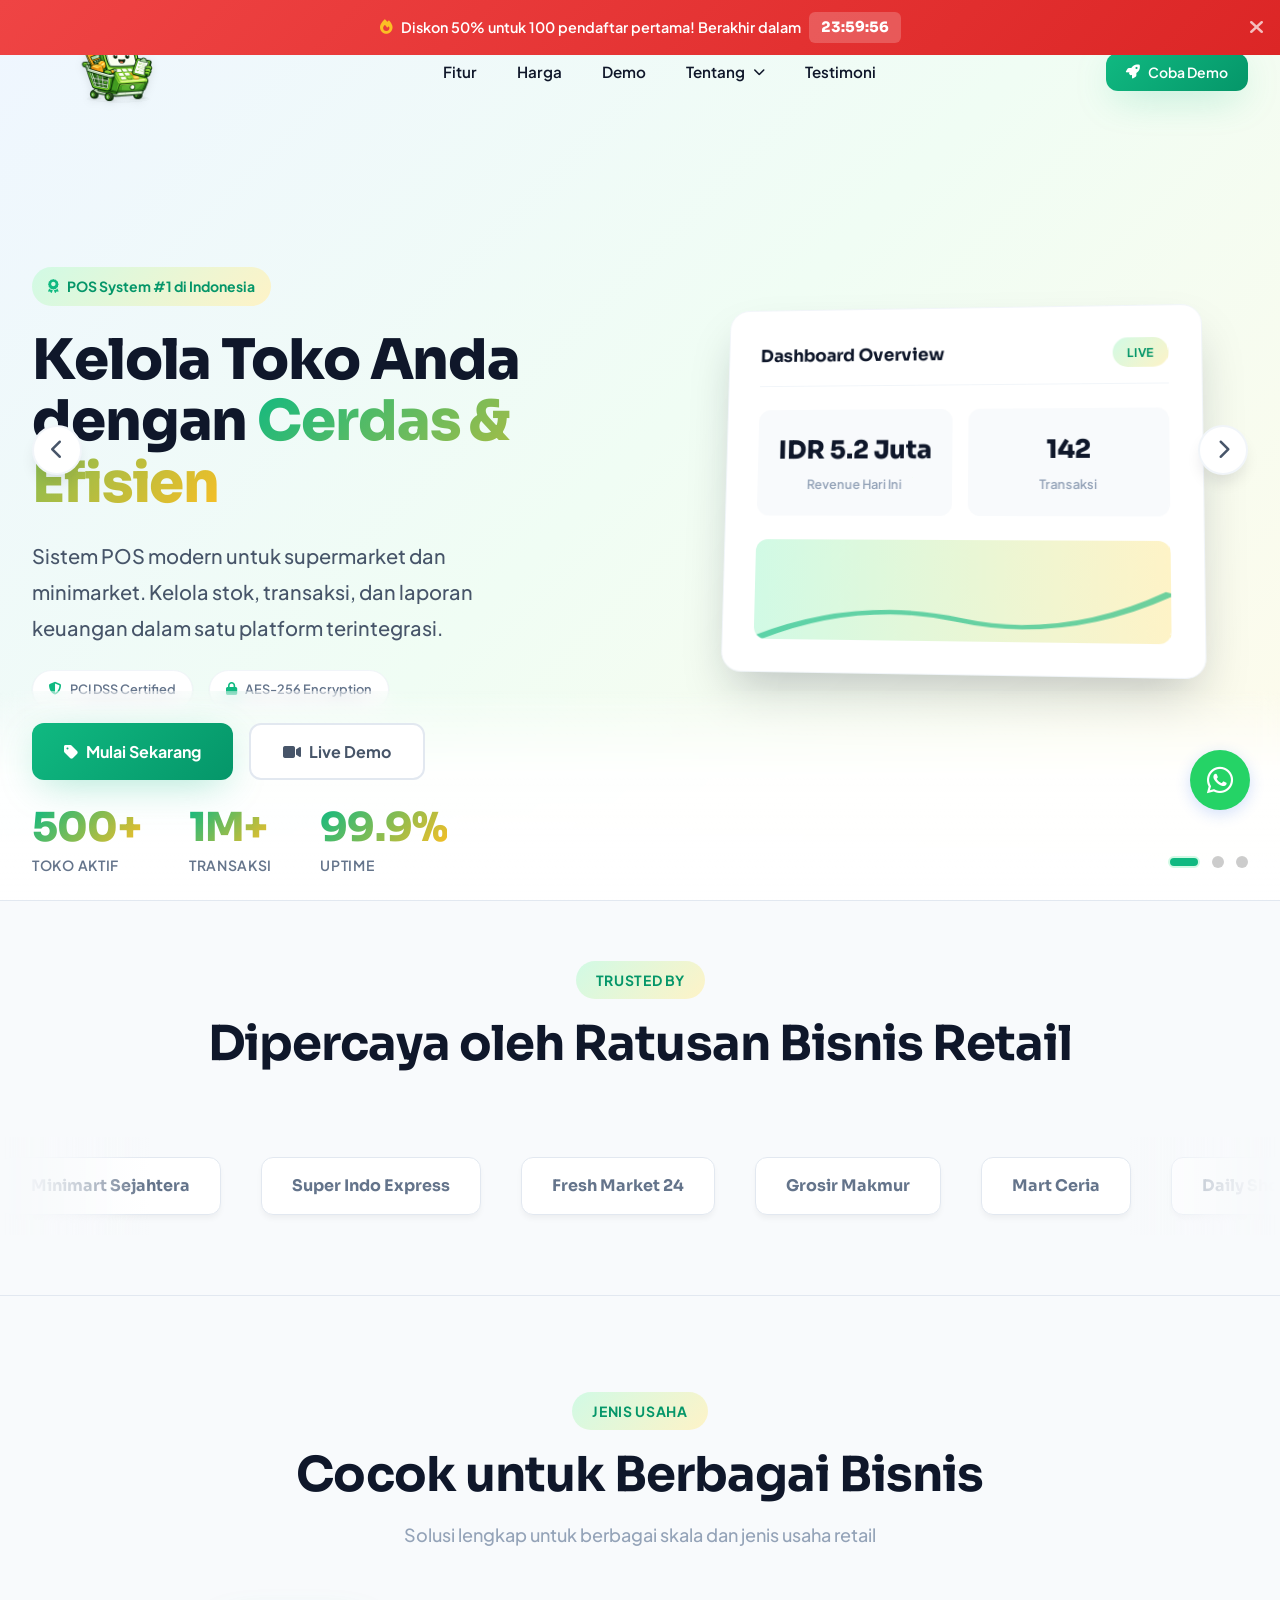
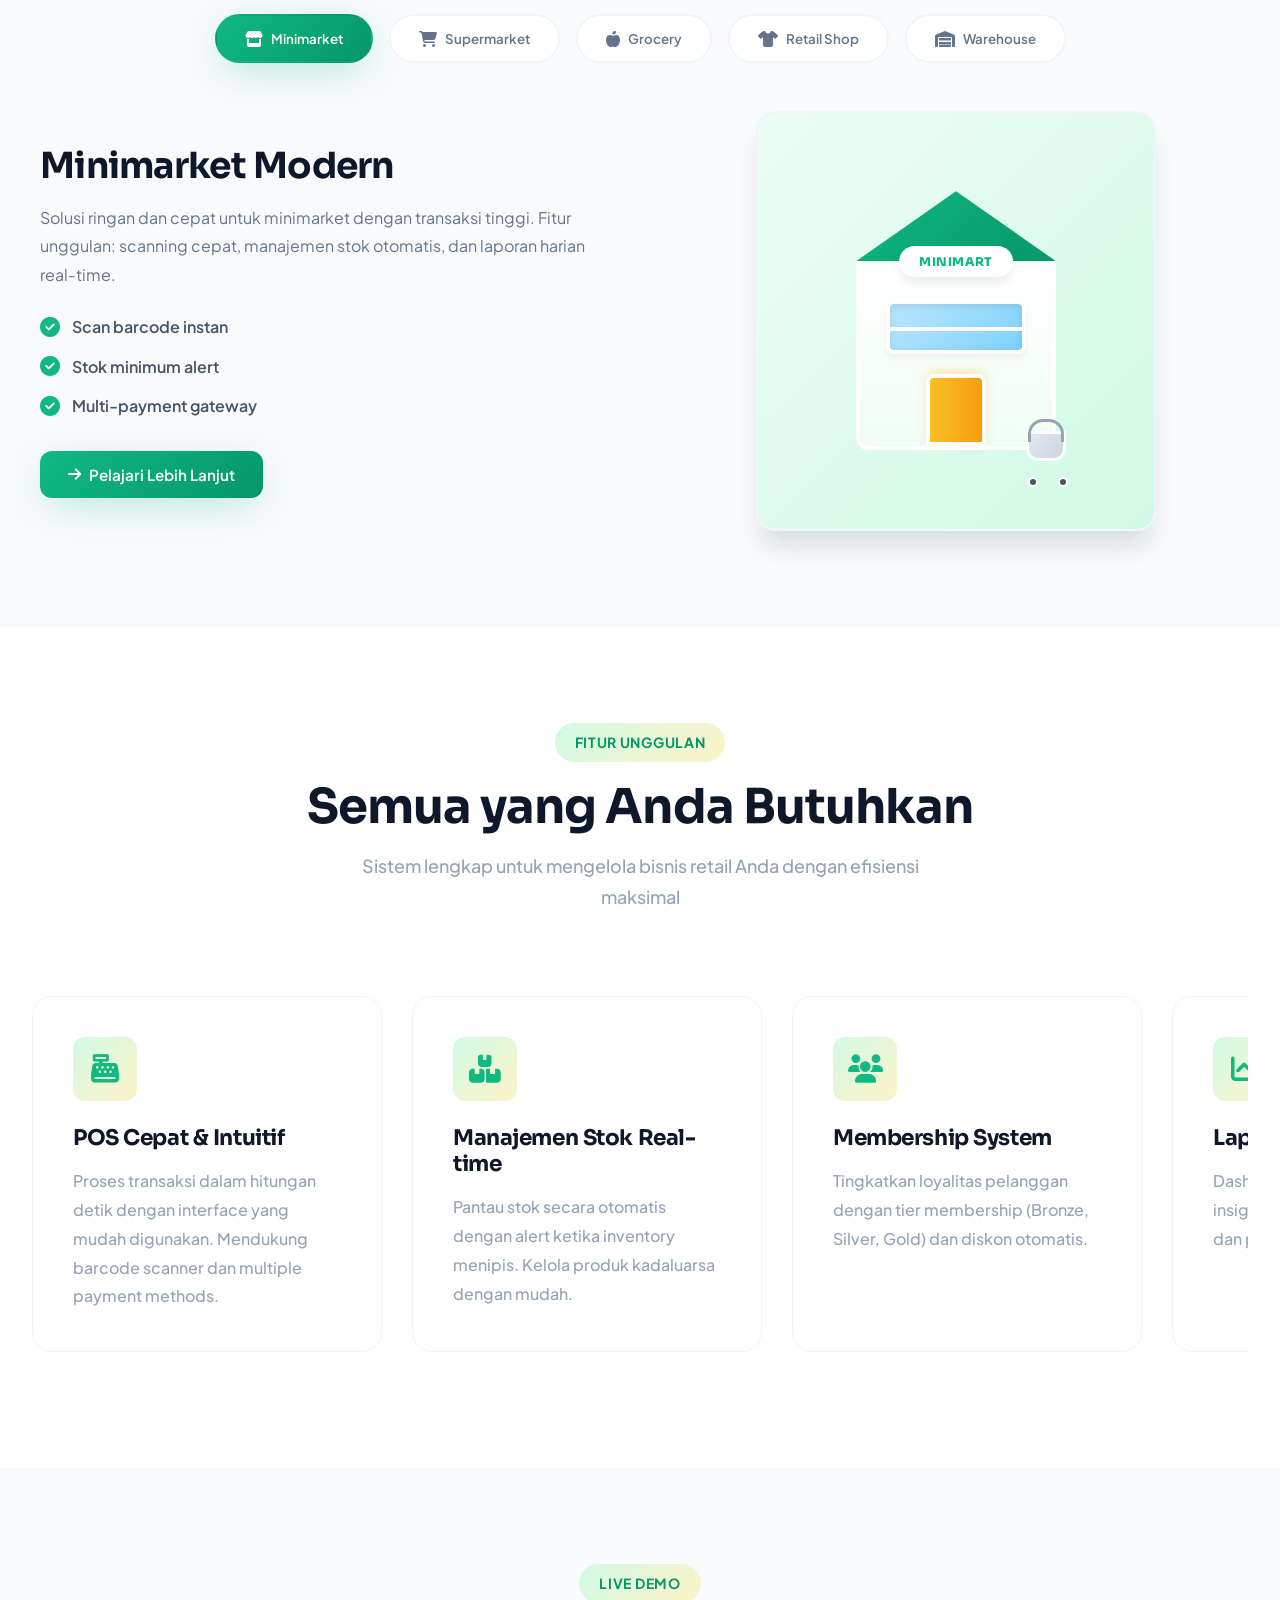
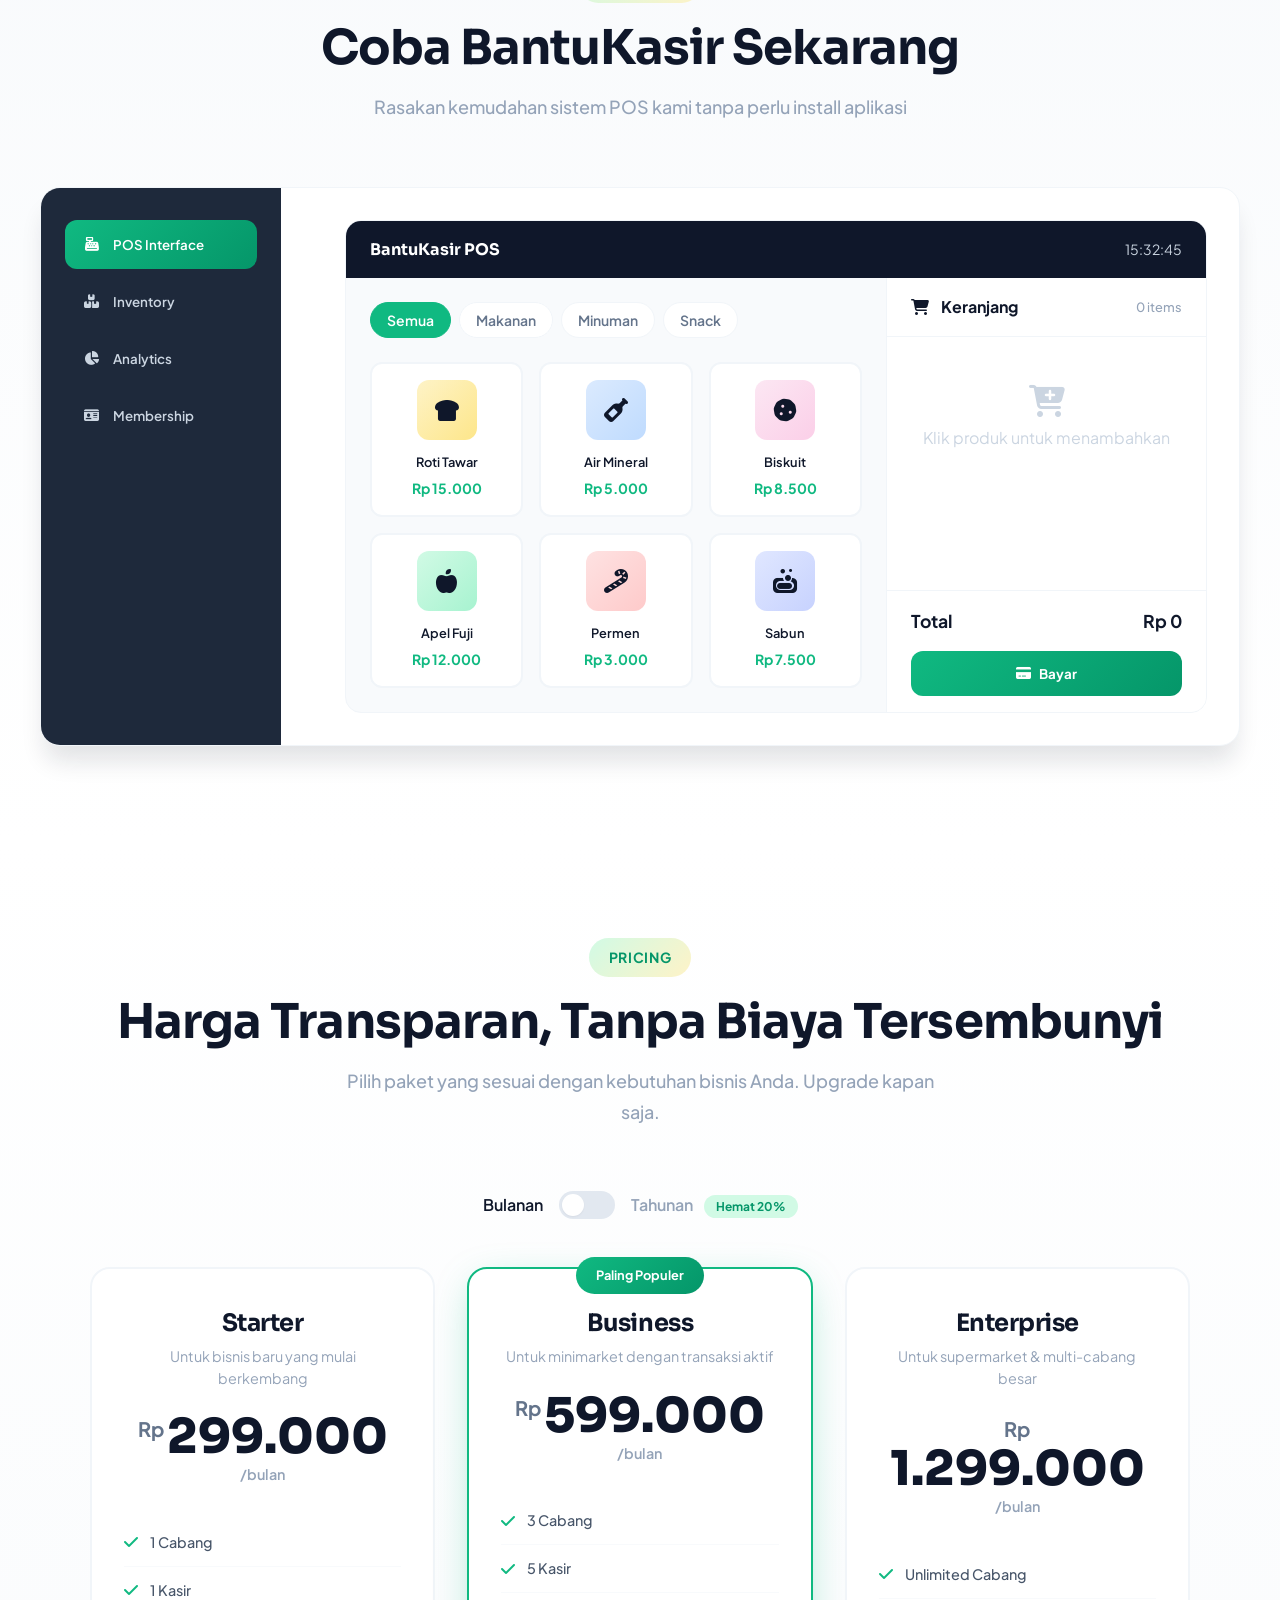
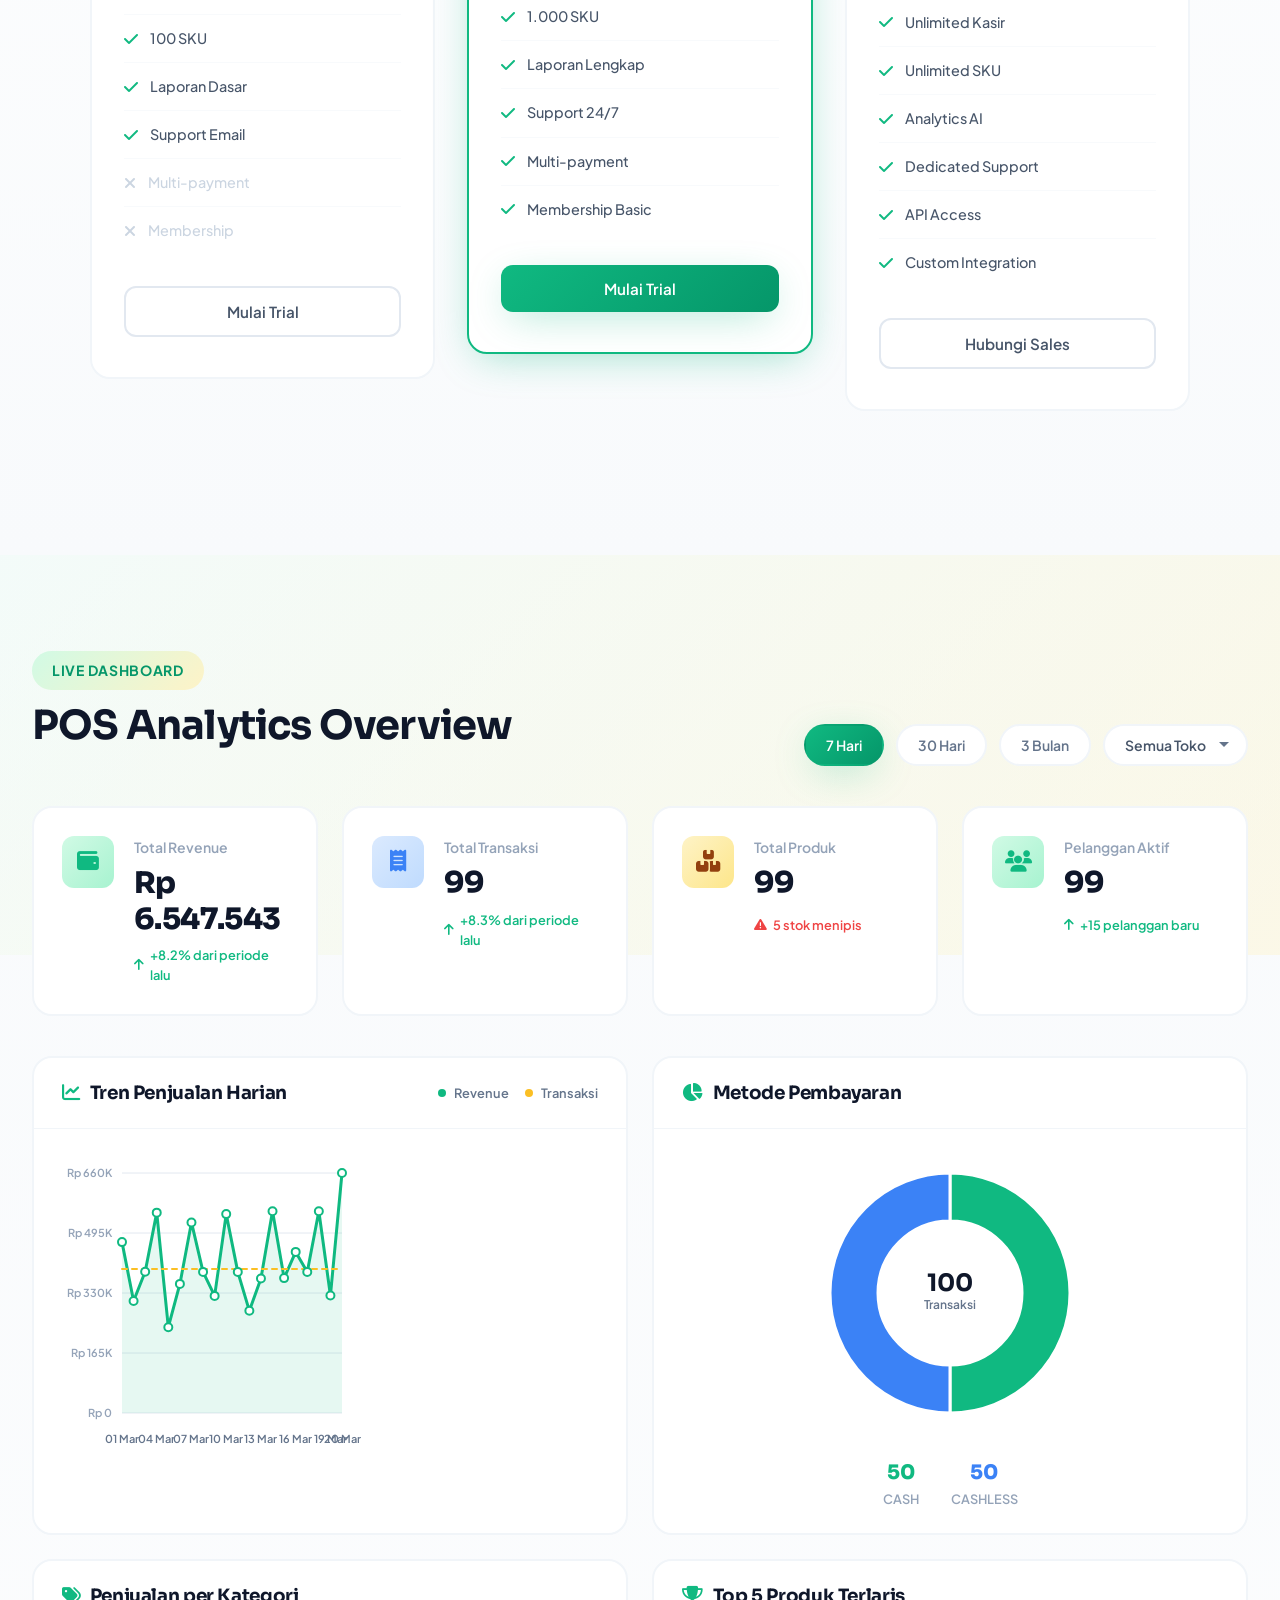
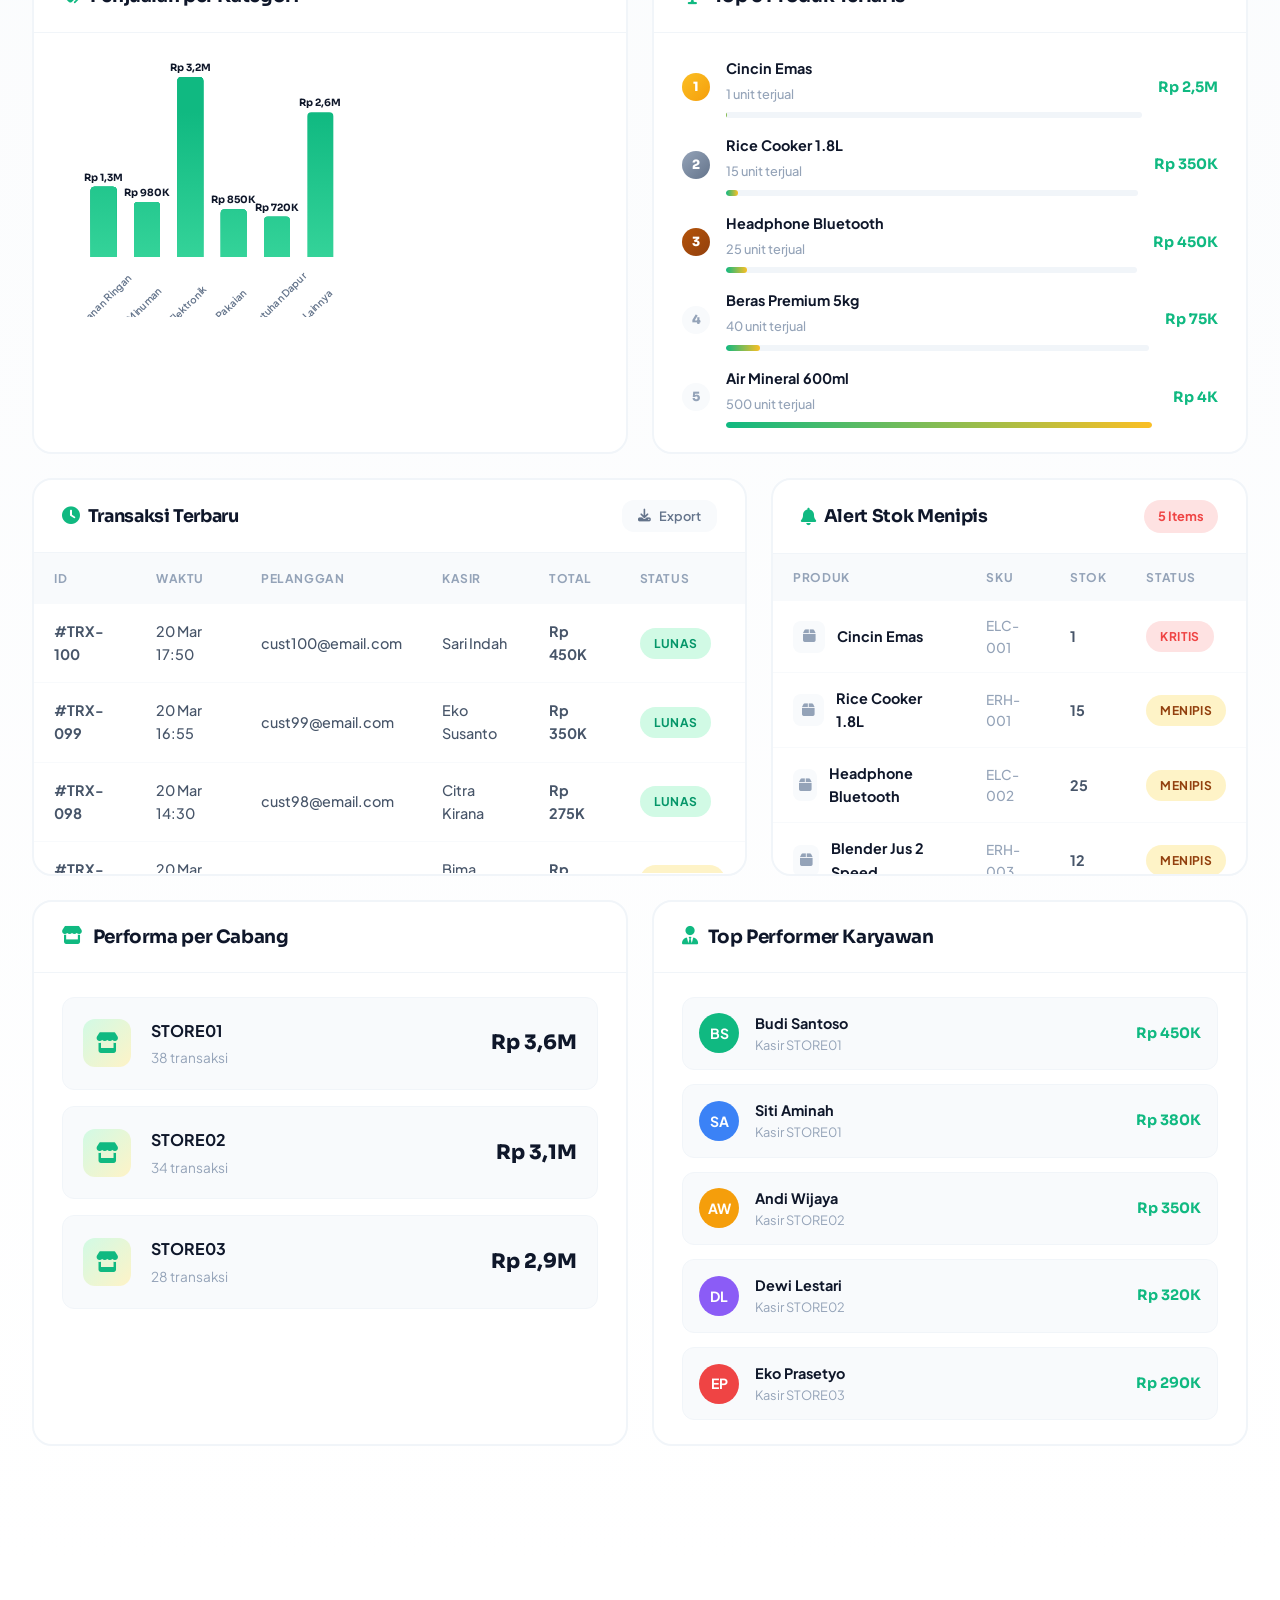
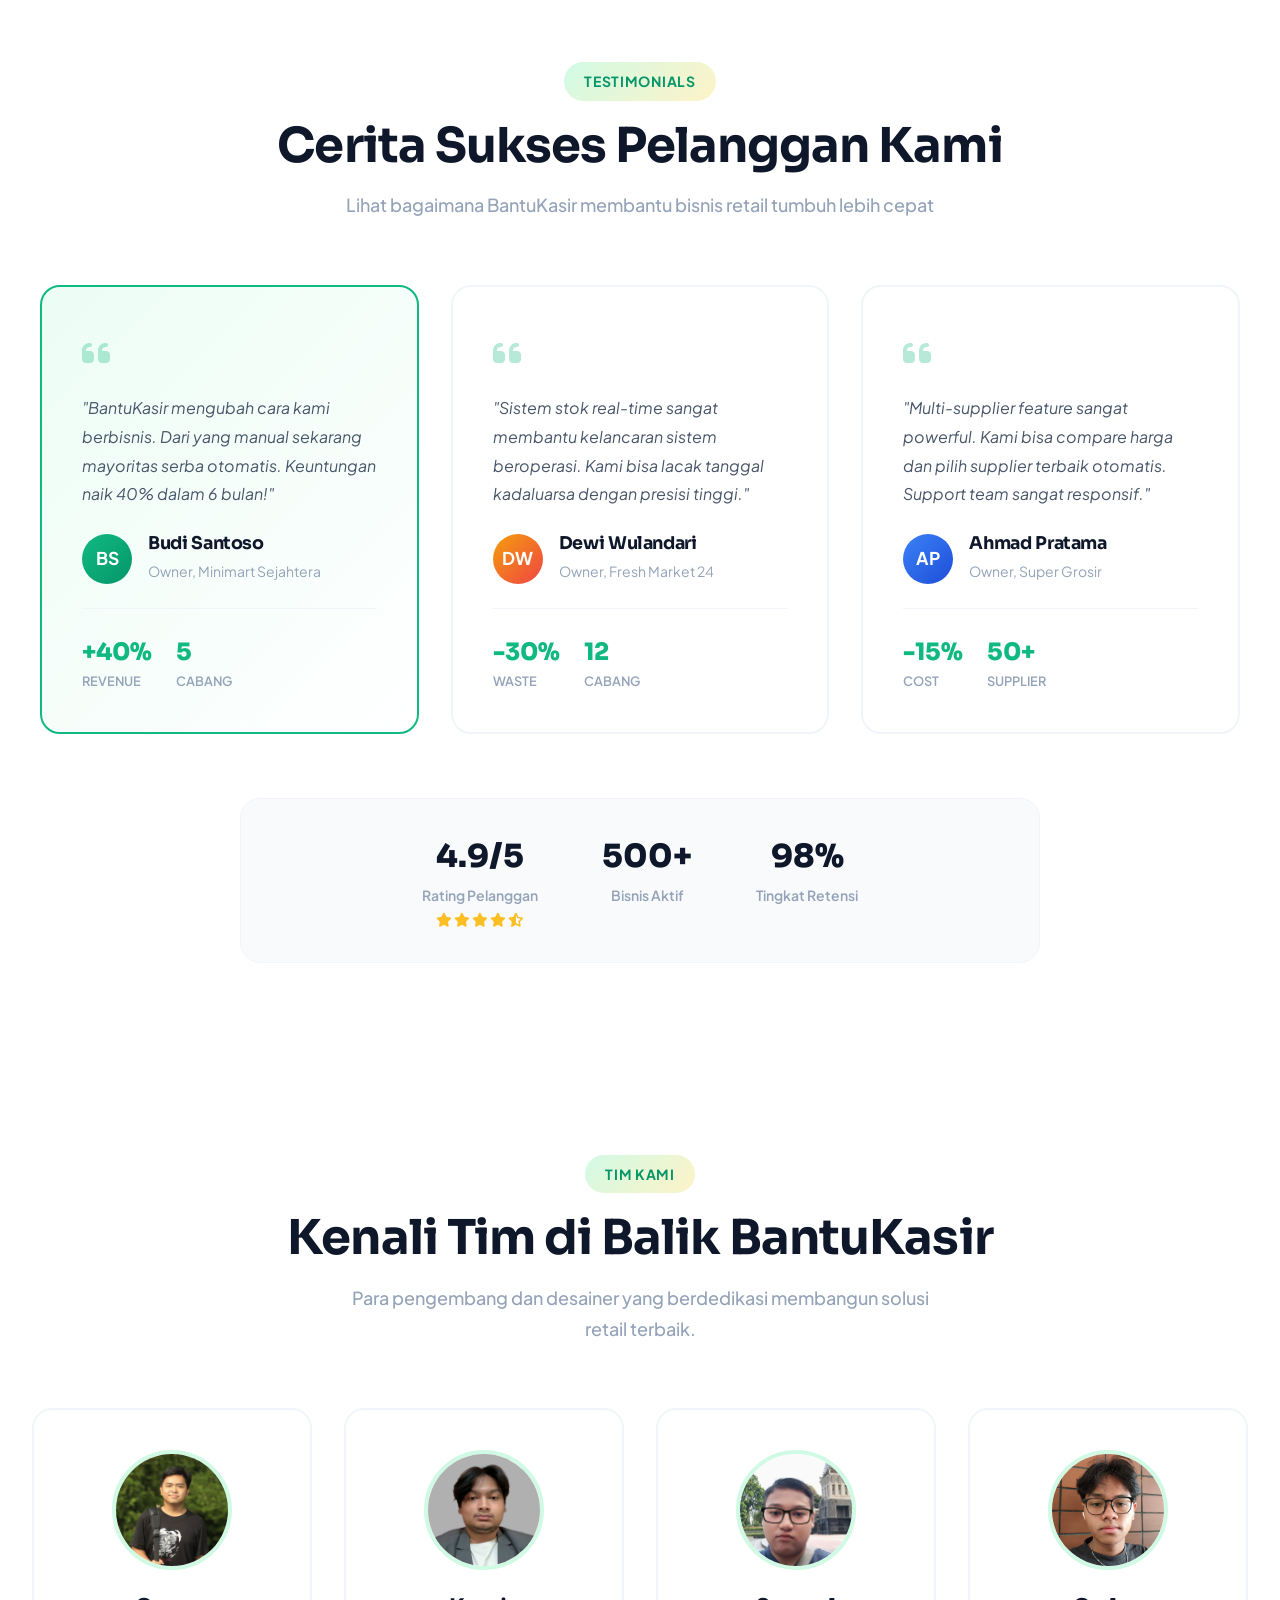
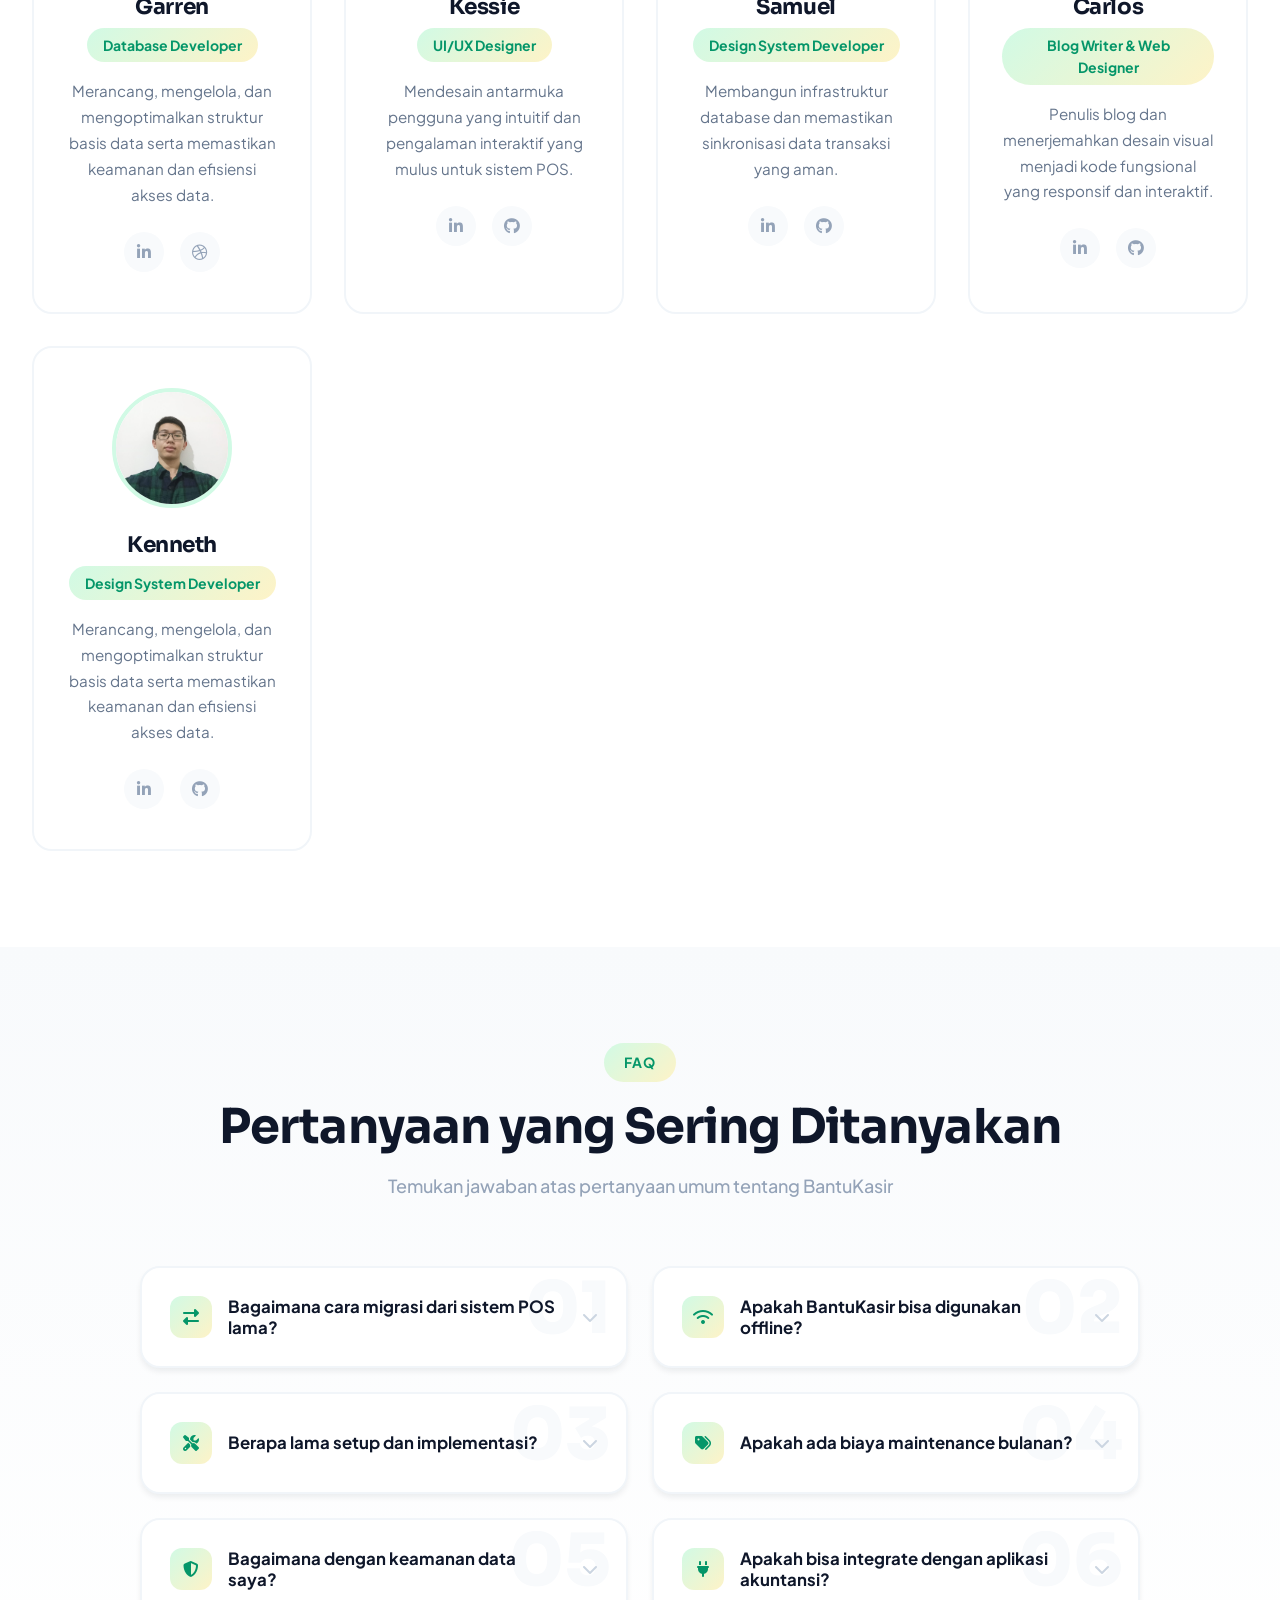
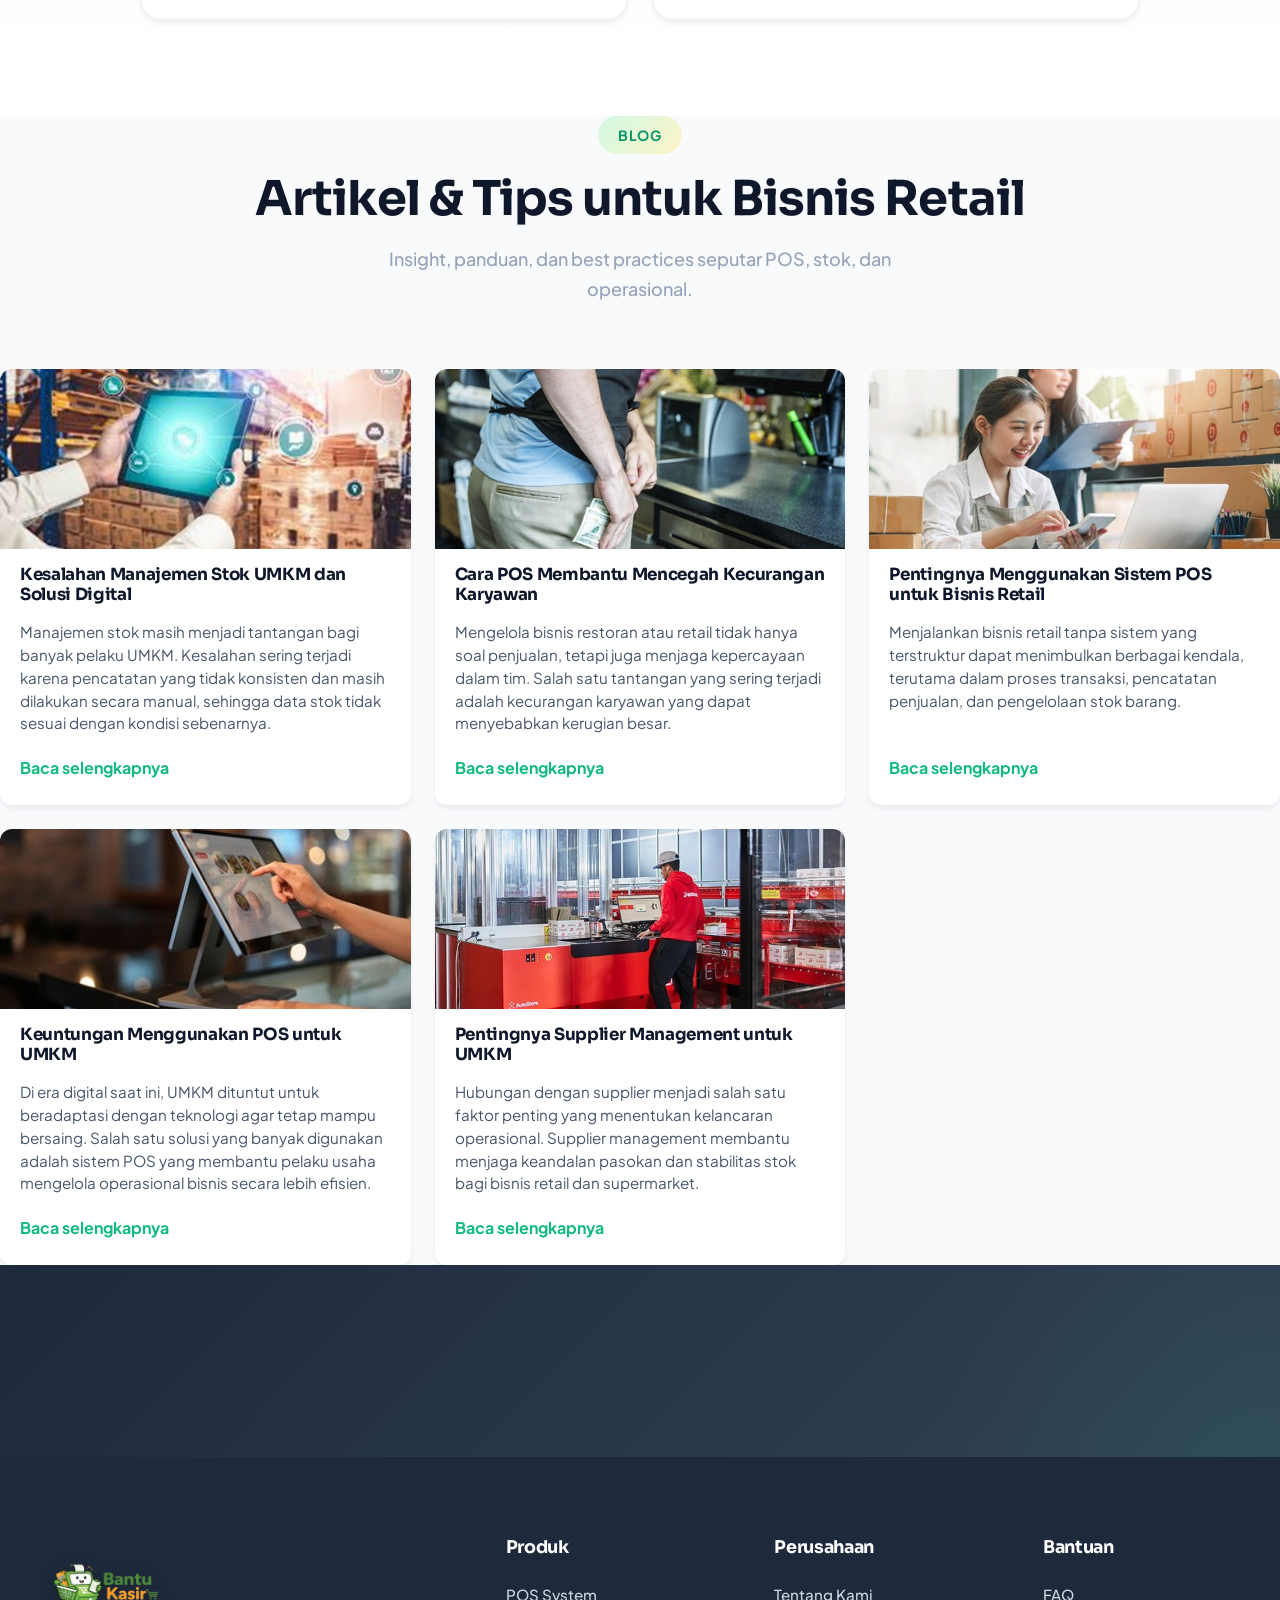
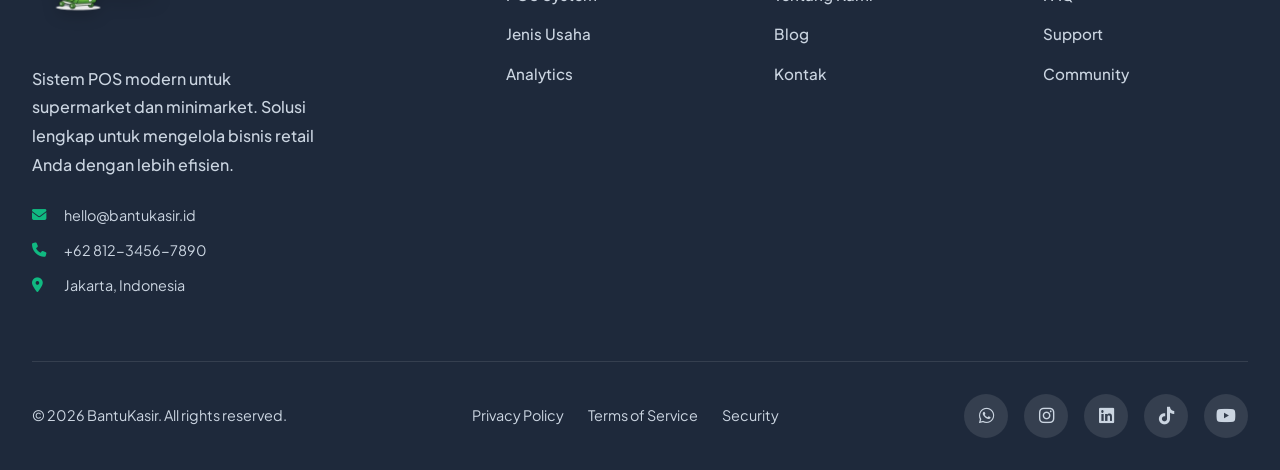
<file: UAS DTW BantuKasir/index.html>
<!doctype html>
<html lang="id">
  <head>
    <meta charset="UTF-8" />
    <meta name="viewport" content="width=device-width, initial-scale=1.0" />
    <title>BantuKasir - Modern POS System untuk Retail Indonesia</title>
    <link
      href="https://cdnjs.cloudflare.com/ajax/libs/font-awesome/6.4.0/css/all.min.css"
      rel="stylesheet"
    />
    <link
      href="https://fonts.googleapis.com/css2?family=Sora:wght@400;500;600;700;800&family=Plus+Jakarta+Sans:wght@400;500;600;700&display=swap"
      rel="stylesheet"
    />
    <link rel="stylesheet" href="assets/css/style.css" />
    <base target="_blank" />
  </head>
  <body>
    <div class="promo-bar" id="promoBar">
      <div class="promo-content">
        <span class="promo-text">
          <i class="fas fa-fire"></i>
          Diskon 50% untuk 100 pendaftar pertama! Berakhir dalam
          <span class="countdown" id="countdown">23:59:59</span>
        </span>
        <button class="promo-close" id="promoClose">
          <i class="fas fa-times"></i>
        </button>
      </div>
    </div>

    <nav class="navbar" id="navbar">
      <div class="nav-container">
        <a href="#" class="logo-icon-only">
          <img
            src="assets/image/logo-bantukasir-no-text.png"
            alt="BantuKasir"
            class="nav-logo-img"
          />
        </a>

        <ul class="nav-links" id="navLinks">
          <li><a href="#features">Fitur</a></li>
          <li><a href="#pricing">Harga</a></li>
          <li><a href="#demo">Demo</a></li>
          <li class="dropdown">
            <a href="#about" class="dropdown-toggle">
              Tentang
              <i class="fas fa-chevron-down"></i>
            </a>
            <div class="dropdown-menu">
              <a href="#team" class="dropdown-item">
                <i class="fas fa-users"></i>
                <div>
                  <span class="dropdown-title">Tim Kami</span>
                </div>
              </a>
              <a href="designsystem.html" class="dropdown-item">
                <i class="fas fa-palette"></i>
                <div>
                  <span class="dropdown-title">Design System</span>
                </div>
              </a>
              <a href="#pos-dashboard" class="dropdown-item">
                <i class="fas fa-chart-line"></i>
                <div>
                  <span class="dropdown-title">Dashboard</span>
                </div>
              </a>
              <a href="#blog" class="dropdown-item">
                <i class="fas fa-tv"></i>
                <div>
                  <span class="dropdown-title">Blog</span>
                </div>
              </a>
            </div>
          </li>
          <li><a href="#testimonials">Testimoni</a></li>
        </ul>

        <div class="nav-actions">
          <button class="btn btn-primary btn-sm">
            <i class="fas fa-rocket"></i>
            <a href="#demo"><span class="btn-text">Coba Demo</span></a>
          </button>
          <button class="mobile-menu-btn" id="mobileMenuBtn">
            <i class="fas fa-bars"></i>
          </button>
        </div>
      </div>
    </nav>

    <div class="mobile-menu-overlay" id="mobileMenuOverlay">
      <div class="mobile-menu">
        <div class="mobile-menu-header">
          <img
            src="assets/image/logo-bantukasir-no-text.png"
            alt="BantuKasir"
            class="mobile-logo"
          />
          <button class="mobile-menu-close" id="mobileMenuClose">
            <i class="fas fa-times"></i>
          </button>
        </div>
        <ul class="mobile-nav-links">
          <li>
            <a href="#features"><i class="fas fa-star"></i> Fitur</a>
          </li>
          <li>
            <a href="#pricing"><i class="fas fa-tag"></i> Harga</a>
          </li>
          <li>
            <a href="#demo"><i class="fas fa-play-circle"></i> Demo</a>
          </li>
          <li>
            <a href="#business-types"
              ><i class="fas fa-store"></i> Solusi Bisnis</a
            >
          </li>
          <li>
            <a href="#testimonials"><i class="fas fa-users"></i> Testimoni</a>
          </li>
        </ul>
      </div>
    </div>

    <section class="hero">
      <div class="hero-carousel">
        <div
          class="carousel-slide active"
          style="
            background: linear-gradient(
              135deg,
              #eff6ff 0%,
              #f0fdf4 50%,
              #fffbeb 100%
            );
          "
        >
          <div class="hero-container">
            <div class="hero-content">
              <div class="hero-badge">
                <i class="fas fa-award"></i>
                POS System #1 di Indonesia
              </div>
              <h1>Kelola Toko Anda dengan <span>Cerdas & Efisien</span></h1>
              <p>
                Sistem POS modern untuk supermarket dan minimarket. Kelola stok,
                transaksi, dan laporan keuangan dalam satu platform
                terintegrasi.
              </p>
              <div class="hero-trust-badges">
                <span class="trust-badge"
                  ><i class="fas fa-shield-alt"></i> PCI DSS Certified</span
                >
                <span class="trust-badge"
                  ><i class="fas fa-lock"></i> AES-256 Encryption</span
                >
              </div>
            </div>
            <div class="hero-visual">
              <div class="dashboard-preview">
                <div class="preview-header">
                  <span class="preview-title">Dashboard Overview</span>
                  <span class="preview-badge">Live</span>
                </div>
                <div class="preview-stats">
                  <div class="preview-card">
                    <div class="preview-card-value">IDR 5.2 Juta</div>
                    <div class="preview-card-label">Revenue Hari Ini</div>
                  </div>
                  <div class="preview-card">
                    <div class="preview-card-value">142</div>
                    <div class="preview-card-label">Transaksi</div>
                  </div>
                </div>
                <div class="preview-chart"></div>
              </div>
            </div>
          </div>
        </div>

        <div
          class="carousel-slide"
          style="
            background: linear-gradient(
              135deg,
              #f3e8ff 0%,
              #e0f2fe 50%,
              #f0fdf4 100%
            );
          "
        >
          <div class="hero-container">
            <div class="hero-content">
              <div class="hero-badge">
                <i class="fas fa-sync"></i>
                Real-time Sync
              </div>
              <h1>Platform <span>All-in-One</span> untuk Bisnis Retail</h1>
              <p>
                Mulai dari minimarket hingga supermarket besar, Bantukasir siap
                menemani pertumbuhan bisnis Anda dengan teknologi terkini.
              </p>
              <div class="hero-trust-badges">
                <span class="trust-badge"
                  ><i class="fas fa-shield-alt"></i> PCI DSS Certified</span
                >
                <span class="trust-badge"
                  ><i class="fas fa-lock"></i> AES-256 Encryption</span
                >
              </div>
            </div>
            <div class="hero-visual">
              <div class="dashboard-preview">
                <div class="preview-header">
                  <span class="preview-title">Multi-Outlet</span>
                  <span class="preview-badge">Pro</span>
                </div>
                <div class="preview-stats">
                  <div class="preview-card">
                    <div class="preview-card-value">12</div>
                    <div class="preview-card-label">Cabang Aktif</div>
                  </div>
                  <div class="preview-card">
                    <div class="preview-card-value">98%</div>
                    <div class="preview-card-label">Sinkronisasi</div>
                  </div>
                </div>
                <div
                  class="preview-chart"
                  style="
                    background: linear-gradient(
                      90deg,
                      #e0f2fe 0%,
                      #f3e8ff 100%
                    );
                  "
                ></div>
              </div>
            </div>
          </div>
        </div>

        <div
          class="carousel-slide"
          style="
            background: linear-gradient(
              135deg,
              #fef3c7 0%,
              #fce7f3 50%,
              #e0e7ff 100%
            );
          "
        >
          <div class="hero-container">
            <div class="hero-content">
              <div class="hero-badge">
                <i class="fas fa-brain"></i>
                AI-Powered
              </div>
              <h1>Analitik <span>Real-Time</span> & Lengkap</h1>
              <p>
                Pantau performa bisnis kapan saja, di mana saja. Dapatkan
                insight mendalam untuk pengambilan keputusan yang lebih baik.
              </p>
              <div class="hero-trust-badges">
                <span class="trust-badge"
                  ><i class="fas fa-shield-alt"></i> PCI DSS Certified</span
                >
                <span class="trust-badge"
                  ><i class="fas fa-lock"></i> AES-256 Encryption</span
                >
              </div>
            </div>
            <div class="hero-visual">
              <div class="dashboard-preview">
                <div class="preview-header">
                  <span class="preview-title">Analytics</span>
                  <span class="preview-badge">AI</span>
                </div>
                <div class="preview-stats">
                  <div class="preview-card">
                    <div class="preview-card-value">+45%</div>
                    <div class="preview-card-label">Growth</div>
                  </div>
                  <div class="preview-card">
                    <div class="preview-card-value">2.4k</div>
                    <div class="preview-card-label">Pelanggan</div>
                  </div>
                </div>
                <div
                  class="preview-chart"
                  style="
                    background: linear-gradient(
                      90deg,
                      #fce7f3 0%,
                      #fef3c7 100%
                    );
                  "
                ></div>
              </div>
            </div>
          </div>
        </div>

        <button class="carousel-arrow carousel-prev">
          <i class="fas fa-chevron-left"></i>
        </button>
        <button class="carousel-arrow carousel-next">
          <i class="fas fa-chevron-right"></i>
        </button>
      </div>

      <div class="hero-fixed-content">
        <div class="hero-fixed-inner">
          <div class="hero-controls">
            <div class="hero-buttons">
              <button class="btn btn-primary btn-large" id="btnCobaGratis">
                <i class="fas fa-tag"></i>
                <a href="#pricing">Mulai Sekarang</a>
              </button>
              <button class="btn btn-secondary btn-large" id="btnLihatDemo">
                <i class="fas fa-video"></i>
                <a href="#demo">Live Demo</a>
              </button>
            </div>

            <div class="hero-stats">
              <div class="stat-item">
                <span class="stat-number" data-target="500">0</span>
                <span class="stat-label">Toko Aktif</span>
              </div>
              <div class="stat-item">
                <span class="stat-number" data-target="1000000">0</span>
                <span class="stat-label">Transaksi</span>
              </div>
              <div class="stat-item">
                <span class="stat-number" data-target="99.9">0</span>
                <span class="stat-label">Uptime</span>
              </div>
            </div>
          </div>
        </div>
      </div>

      <div class="carousel-dots-container">
        <div class="carousel-dots">
          <span class="dot active" data-slide="0"></span>
          <span class="dot" data-slide="1"></span>
          <span class="dot" data-slide="2"></span>
        </div>
      </div>
    </section>

    <section class="store-carousel-section">
      <div class="section-container">
        <div class="section-header store-header">
          <span class="section-tag">Trusted By</span>
          <h2 class="section-title">Dipercaya oleh Ratusan Bisnis Retail</h2>
        </div>
        <div class="store-carousel-wrapper">
          <div class="store-carousel-track">
            <div class="store-logo"><span>Minimart Sejahtera</span></div>
            <div class="store-logo"><span>Super Indo Express</span></div>
            <div class="store-logo"><span>Fresh Market 24</span></div>
            <div class="store-logo"><span>Grosir Makmur</span></div>
            <div class="store-logo"><span>Mart Ceria</span></div>
            <div class="store-logo"><span>Daily Shop</span></div>
            <div class="store-logo"><span>Happy Mart</span></div>
            <div class="store-logo"><span>Family Store</span></div>
            <div class="store-logo"><span>Minimart Sejahtera</span></div>
            <div class="store-logo"><span>Super Indo Express</span></div>
            <div class="store-logo"><span>Fresh Market 24</span></div>
            <div class="store-logo"><span>Grosir Makmur</span></div>
            <div class="store-logo"><span>Mart Ceria</span></div>
            <div class="store-logo"><span>Daily Shop</span></div>
            <div class="store-logo"><span>Happy Mart</span></div>
            <div class="store-logo"><span>Family Store</span></div>
          </div>
        </div>
      </div>
    </section>

    <section class="business-types" id="business-types">
      <div class="section-container">
        <div class="section-header">
          <span class="section-tag">Jenis Usaha</span>
          <h2 class="section-title">Cocok untuk Berbagai Bisnis</h2>
          <p class="section-subtitle">
            Solusi lengkap untuk berbagai skala dan jenis usaha retail
          </p>
        </div>

        <div class="business-tabs">
          <button class="business-tab active" data-business="minimarket">
            <i class="fas fa-store"></i>
            Minimarket
          </button>
          <button class="business-tab" data-business="supermarket">
            <i class="fas fa-shopping-cart"></i>
            Supermarket
          </button>
          <button class="business-tab" data-business="grocery">
            <i class="fas fa-apple-alt"></i>
            Grocery
          </button>
          <button class="business-tab" data-business="retail">
            <i class="fas fa-tshirt"></i>
            Retail Shop
          </button>
          <button class="business-tab" data-business="warehouse">
            <i class="fas fa-warehouse"></i>
            Warehouse
          </button>
        </div>

        <div class="business-content active" id="minimarket">
          <div class="business-grid">
            <div class="business-info">
              <h3>Minimarket Modern</h3>
              <p>
                Solusi ringan dan cepat untuk minimarket dengan transaksi
                tinggi. Fitur unggulan: scanning cepat, manajemen stok otomatis,
                dan laporan harian real-time.
              </p>
              <ul class="business-features">
                <li><i class="fas fa-check-circle"></i> Scan barcode instan</li>
                <li><i class="fas fa-check-circle"></i> Stok minimum alert</li>
                <li>
                  <i class="fas fa-check-circle"></i> Multi-payment gateway
                </li>
              </ul>
              <button class="btn btn-primary">
                <i class="fas fa-arrow-right"></i>
                Pelajari Lebih Lanjut
              </button>
            </div>
            <div class="business-image">
              <div class="business-illustration minimarket-illustration">
                <div class="store-shapes mini-store">
                  <div class="mini-roof"></div>
                  <div class="mini-sign">MINIMART</div>
                  <div class="mini-body">
                    <div class="mini-window"></div>
                    <div class="mini-door"></div>
                  </div>
                  <div class="mini-trolley">
                    <div class="trolley-basket"></div>
                    <div class="trolley-wheel wheel-l"></div>
                    <div class="trolley-wheel wheel-r"></div>
                  </div>
                </div>
              </div>
            </div>
          </div>
        </div>

        <div class="business-content" id="supermarket">
          <div class="business-grid">
            <div class="business-info">
              <h3>Supermarket Skala Besar</h3>
              <p>
                Manajemen multi-cabang dengan sinkronisasi real-time. Integrasi
                dengan sistem ERP dan akuntansi untuk operasional enterprise.
              </p>
              <ul class="business-features">
                <li><i class="fas fa-check-circle"></i> Multi-branch sync</li>
                <li><i class="fas fa-check-circle"></i> ERP Integration</li>
                <li><i class="fas fa-check-circle"></i> Advanced analytics</li>
              </ul>
              <button class="btn btn-primary">
                <i class="fas fa-arrow-right"></i>
                Pelajari Lebih Lanjut
              </button>
            </div>
            <div class="business-image">
              <div class="business-illustration supermarket-illustration">
                <div class="store-shapes super-store">
                  <div class="super-roof">SUPERMARKET</div>
                  <div class="super-body">
                    <div class="super-glass">
                      <i class="fas fa-shopping-cart"></i>
                    </div>
                    <div class="super-entrance"></div>
                  </div>
                </div>
              </div>
            </div>
          </div>
        </div>

        <div class="business-content" id="grocery">
          <div class="business-grid">
            <div class="business-info">
              <h3>Grocery & Sayur</h3>
              <p>
                Manajemen produk segar dengan fitur tracking kadaluarsa.
                Timbangan digital integration untuk penjualan sayur dan buah.
              </p>
              <ul class="business-features">
                <li><i class="fas fa-check-circle"></i> Expiry tracking</li>
                <li><i class="fas fa-check-circle"></i> Scale integration</li>
                <li><i class="fas fa-check-circle"></i> Fresh alerts</li>
              </ul>
              <button class="btn btn-primary">
                <i class="fas fa-arrow-right"></i>
                Pelajari Lebih Lanjut
              </button>
            </div>
            <div class="business-image">
              <div class="business-illustration grocery-illustration">
                <div class="grocery-scene">
                  <div class="grocery-basket">
                    <div class="grocery-handle"></div>
                    <div class="grocery-items">
                      <div class="grocery-item red"></div>
                      <div class="grocery-item orange"></div>
                      <div class="grocery-item green"></div>
                    </div>
                  </div>
                  <div class="grocery-leaf leaf-1"></div>
                  <div class="grocery-leaf leaf-2"></div>
                </div>
              </div>
            </div>
          </div>
        </div>

        <div class="business-content" id="retail">
          <div class="business-grid">
            <div class="business-info">
              <h3>Retail Shop</h3>
              <p>
                Fashion, elektronik, atau toko serba ada. Fitur variant produk
                (ukuran, warna) dan manajemen promo yang fleksibel.
              </p>
              <ul class="business-features">
                <li><i class="fas fa-check-circle"></i> Variant management</li>
                <li><i class="fas fa-check-circle"></i> Dynamic pricing</li>
                <li><i class="fas fa-check-circle"></i> Customer loyalty</li>
              </ul>
              <button class="btn btn-primary">
                <i class="fas fa-arrow-right"></i>
                Pelajari Lebih Lanjut
              </button>
            </div>
            <div class="business-image">
              <div class="business-illustration retail-illustration">
                <div class="retail-boutique">
                  <div class="retail-roof"></div>
                  <div class="retail-body">
                    <div class="retail-display">
                      <div class="shirt-shirt">
                        <div class="shirt-hanger"></div>
                      </div>
                      <div class="shirt-shirt blue-shirt">
                        <div class="shirt-hanger"></div>
                      </div>
                    </div>
                    <div class="retail-counter"></div>
                  </div>
                </div>
              </div>
            </div>
          </div>
        </div>

        <div class="business-content" id="warehouse">
          <div class="business-grid">
            <div class="business-info">
              <h3>Warehouse & Distribution</h3>
              <p>
                Manajemen gudang skala besar dengan batch tracking, FIFO/LIFO,
                dan integrasi logistik pengiriman.
              </p>
              <ul class="business-features">
                <li><i class="fas fa-check-circle"></i> Batch tracking</li>
                <li><i class="fas fa-check-circle"></i> FIFO/LIFO support</li>
                <li><i class="fas fa-check-circle"></i> Logistics API</li>
              </ul>
              <button class="btn btn-primary">
                <i class="fas fa-arrow-right"></i>
                Pelajari Lebih Lanjut
              </button>
            </div>
            <div class="business-image">
              <div class="business-illustration warehouse-illustration">
                <div class="wh-scene">
                  <div class="wh-building">
                    <div class="wh-roof">WAREHOUSE</div>
                    <div class="wh-door"></div>
                  </div>
                  <div class="wh-box box-left">
                    <div class="box-tape"></div>
                  </div>
                  <div class="wh-box box-right">
                    <div class="box-tape"></div>
                  </div>
                </div>
              </div>
            </div>
          </div>
        </div>
      </div>
    </section>

    <section class="features" id="features">
      <div class="section-container">
        <div class="section-header">
          <span class="section-tag">Fitur Unggulan</span>
          <h2 class="section-title">Semua yang Anda Butuhkan</h2>
          <p class="section-subtitle">
            Sistem lengkap untuk mengelola bisnis retail Anda dengan efisiensi
            maksimal
          </p>
        </div>

        <div class="features-slider">
          <div class="features-track">
            <div class="feature-card">
              <div class="feature-icon">
                <i class="fas fa-cash-register"></i>
              </div>
              <h3 class="feature-title">POS Cepat & Intuitif</h3>
              <p class="feature-desc">
                Proses transaksi dalam hitungan detik dengan interface yang
                mudah digunakan. Mendukung barcode scanner dan multiple payment
                methods.
              </p>
            </div>

            <div class="feature-card">
              <div class="feature-icon"><i class="fas fa-boxes"></i></div>
              <h3 class="feature-title">Manajemen Stok Real-time</h3>
              <p class="feature-desc">
                Pantau stok secara otomatis dengan alert ketika inventory
                menipis. Kelola produk kadaluarsa dengan mudah.
              </p>
            </div>

            <div class="feature-card">
              <div class="feature-icon"><i class="fas fa-users"></i></div>
              <h3 class="feature-title">Membership System</h3>
              <p class="feature-desc">
                Tingkatkan loyalitas pelanggan dengan tier membership (Bronze,
                Silver, Gold) dan diskon otomatis.
              </p>
            </div>

            <div class="feature-card">
              <div class="feature-icon"><i class="fas fa-chart-line"></i></div>
              <h3 class="feature-title">Laporan Analitik</h3>
              <p class="feature-desc">
                Dashboard interaktif dengan insight penjualan, produk terlaris,
                dan performa karyawan.
              </p>
            </div>

            <div class="feature-card">
              <div class="feature-icon"><i class="fas fa-truck"></i></div>
              <h3 class="feature-title">Multi Supplier</h3>
              <p class="feature-desc">
                Kelola banyak supplier untuk satu produk dengan harga beli yang
                berbeda. Lacak riwayat pembelian.
              </p>
            </div>

            <div class="feature-card">
              <div class="feature-icon"><i class="fas fa-shield-alt"></i></div>
              <h3 class="feature-title">Keamanan Data</h3>
              <p class="feature-desc">
                Sistem role-based access control dengan enkripsi data. Backup
                otomatis ke cloud.
              </p>
            </div>

            <div class="feature-card">
              <div class="feature-icon">
                <i class="fas fa-cash-register"></i>
              </div>
              <h3 class="feature-title">POS Cepat & Intuitif</h3>
              <p class="feature-desc">
                Proses transaksi dalam hitungan detik dengan interface yang
                mudah digunakan. Mendukung barcode scanner dan multiple payment
                methods.
              </p>
            </div>

            <div class="feature-card">
              <div class="feature-icon"><i class="fas fa-boxes"></i></div>
              <h3 class="feature-title">Manajemen Stok Real-time</h3>
              <p class="feature-desc">
                Pantau stok secara otomatis dengan alert ketika inventory
                menipis. Kelola produk kadaluarsa dengan mudah.
              </p>
            </div>

            <div class="feature-card">
              <div class="feature-icon"><i class="fas fa-users"></i></div>
              <h3 class="feature-title">Membership System</h3>
              <p class="feature-desc">
                Tingkatkan loyalitas pelanggan dengan tier membership (Bronze,
                Silver, Gold) dan diskon otomatis.
              </p>
            </div>

            <div class="feature-card">
              <div class="feature-icon"><i class="fas fa-chart-line"></i></div>
              <h3 class="feature-title">Laporan Analitik</h3>
              <p class="feature-desc">
                Dashboard interaktif dengan insight penjualan, produk terlaris,
                dan performa karyawan.
              </p>
            </div>

            <div class="feature-card">
              <div class="feature-icon"><i class="fas fa-truck"></i></div>
              <h3 class="feature-title">Multi Supplier</h3>
              <p class="feature-desc">
                Kelola banyak supplier untuk satu produk dengan harga beli yang
                berbeda. Lacak riwayat pembelian.
              </p>
            </div>

            <div class="feature-card">
              <div class="feature-icon"><i class="fas fa-shield-alt"></i></div>
              <h3 class="feature-title">Keamanan Data</h3>
              <p class="feature-desc">
                Sistem role-based access control dengan enkripsi data. Backup
                otomatis ke cloud.
              </p>
            </div>
          </div>
        </div>
      </div>
    </section>

    <section class="demo-section" id="demo">
      <div class="section-container">
        <div class="section-header">
          <span class="section-tag">Live Demo</span>
          <h2 class="section-title">Coba BantuKasir Sekarang</h2>
          <p class="section-subtitle">
            Rasakan kemudahan sistem POS kami tanpa perlu install aplikasi
          </p>
        </div>

        <div class="demo-container">
          <div class="demo-sidebar">
            <div class="demo-nav">
              <button class="demo-nav-item active" data-demo="pos">
                <i class="fas fa-cash-register"></i>
                <span>POS Interface</span>
              </button>
              <button class="demo-nav-item" data-demo="inventory">
                <i class="fas fa-boxes"></i>
                <span>Inventory</span>
              </button>
              <button class="demo-nav-item" data-demo="analytics">
                <i class="fas fa-chart-pie"></i>
                <span>Analytics</span>
              </button>
              <button class="demo-nav-item" data-demo="membership">
                <i class="fas fa-id-card"></i>
                <span>Membership</span>
              </button>
            </div>
          </div>

          <div class="demo-display">
            <div class="demo-screen active" id="demo-pos">
              <div class="demo-pos-interface">
                <div class="pos-header">
                  <div class="pos-brand">BantuKasir POS</div>
                  <div class="pos-time">15:32:45</div>
                </div>
                <div class="pos-body">
                  <div class="pos-products">
                    <div class="pos-category">
                      <button class="pos-cat-btn active">Semua</button>
                      <button class="pos-cat-btn">Makanan</button>
                      <button class="pos-cat-btn">Minuman</button>
                      <button class="pos-cat-btn">Snack</button>
                    </div>
                    <div class="pos-grid">
                      <div class="pos-product" onclick="addToCart(this)">
                        <div
                          class="pos-product-img"
                          style="
                            background: linear-gradient(
                              135deg,
                              #fef3c7,
                              #fde68a
                            );
                          "
                        >
                          <i class="fas fa-bread-slice"></i>
                        </div>
                        <span class="pos-product-name">Roti Tawar</span>
                        <span class="pos-product-price">Rp 15.000</span>
                      </div>
                      <div class="pos-product" onclick="addToCart(this)">
                        <div
                          class="pos-product-img"
                          style="
                            background: linear-gradient(
                              135deg,
                              #dbeafe,
                              #bfdbfe
                            );
                          "
                        >
                          <i class="fas fa-wine-bottle"></i>
                        </div>
                        <span class="pos-product-name">Air Mineral</span>
                        <span class="pos-product-price">Rp 5.000</span>
                      </div>
                      <div class="pos-product" onclick="addToCart(this)">
                        <div
                          class="pos-product-img"
                          style="
                            background: linear-gradient(
                              135deg,
                              #fce7f3,
                              #fbcfe8
                            );
                          "
                        >
                          <i class="fas fa-cookie"></i>
                        </div>
                        <span class="pos-product-name">Biskuit</span>
                        <span class="pos-product-price">Rp 8.500</span>
                      </div>
                      <div class="pos-product" onclick="addToCart(this)">
                        <div
                          class="pos-product-img"
                          style="
                            background: linear-gradient(
                              135deg,
                              #d1fae5,
                              #a7f3d0
                            );
                          "
                        >
                          <i class="fas fa-apple-alt"></i>
                        </div>
                        <span class="pos-product-name">Apel Fuji</span>
                        <span class="pos-product-price">Rp 12.000</span>
                      </div>
                      <div class="pos-product" onclick="addToCart(this)">
                        <div
                          class="pos-product-img"
                          style="
                            background: linear-gradient(
                              135deg,
                              #fee2e2,
                              #fecaca
                            );
                          "
                        >
                          <i class="fas fa-candy-cane"></i>
                        </div>
                        <span class="pos-product-name">Permen</span>
                        <span class="pos-product-price">Rp 3.000</span>
                      </div>
                      <div class="pos-product" onclick="addToCart(this)">
                        <div
                          class="pos-product-img"
                          style="
                            background: linear-gradient(
                              135deg,
                              #e0e7ff,
                              #c7d2fe
                            );
                          "
                        >
                          <i class="fas fa-soap"></i>
                        </div>
                        <span class="pos-product-name">Sabun</span>
                        <span class="pos-product-price">Rp 7.500</span>
                      </div>
                    </div>
                  </div>
                  <div class="pos-cart">
                    <div class="pos-cart-header">
                      <i class="fas fa-shopping-cart"></i>
                      <span>Keranjang</span>
                      <span class="pos-cart-count" id="cartCount">0 items</span>
                    </div>
                    <div class="pos-cart-items" id="cartItems">
                      <div class="pos-cart-empty">
                        <i class="fas fa-cart-plus"></i>
                        <p>Klik produk untuk menambahkan</p>
                      </div>
                    </div>
                    <div class="pos-cart-footer">
                      <div class="pos-cart-total">
                        <span>Total</span>
                        <span id="cartTotal">Rp 0</span>
                      </div>
                      <button
                        class="pos-checkout-btn"
                        onclick="processPayment()"
                      >
                        <i class="fas fa-credit-card"></i>
                        Bayar
                      </button>
                    </div>
                  </div>
                </div>
              </div>
            </div>

            <div class="demo-screen" id="demo-inventory">
              <div class="demo-inv-interface">
                <div class="inv-header">
                  <h3><i class="fas fa-boxes"></i> Manajemen Stok</h3>
                  <button class="btn btn-primary btn-sm">
                    <i class="fas fa-plus"></i> Tambah Produk
                  </button>
                </div>
                <div class="inv-stats">
                  <div class="inv-stat-card">
                    <span class="inv-stat-value">1,247</span>
                    <span class="inv-stat-label">Total SKU</span>
                  </div>
                  <div class="inv-stat-card warning">
                    <span class="inv-stat-value">12</span>
                    <span class="inv-stat-label">Stok Menipis</span>
                  </div>
                  <div class="inv-stat-card danger">
                    <span class="inv-stat-value">3</span>
                    <span class="inv-stat-label">Kadaluarsa</span>
                  </div>
                </div>
                <div class="inv-table-container">
                  <table class="inv-table">
                    <thead>
                      <tr>
                        <th>Produk</th>
                        <th>SKU</th>
                        <th>Stok</th>
                        <th>Status</th>
                      </tr>
                    </thead>
                    <tbody>
                      <tr>
                        <td>
                          <div class="inv-product">
                            <div
                              class="inv-product-icon"
                              style="background: #fef3c7"
                            >
                              <i class="fas fa-bread-slice"></i>
                            </div>
                            <span>Roti Tawar Sari Roti</span>
                          </div>
                        </td>
                        <td>SR-001</td>
                        <td>45 pcs</td>
                        <td><span class="inv-status ok">Aman</span></td>
                      </tr>
                      <tr>
                        <td>
                          <div class="inv-product">
                            <div
                              class="inv-product-icon"
                              style="background: #fee2e2"
                            >
                              <i class="fas fa-wine-bottle"></i>
                            </div>
                            <span>Air Mineral 600ml</span>
                          </div>
                        </td>
                        <td>AM-002</td>
                        <td>8 pcs</td>
                        <td><span class="inv-status warning">Menipis</span></td>
                      </tr>
                      <tr>
                        <td>
                          <div class="inv-product">
                            <div
                              class="inv-product-icon"
                              style="background: #fce7f3"
                            >
                              <i class="fas fa-cookie"></i>
                            </div>
                            <span>Biskuit Roma Kelapa</span>
                          </div>
                        </td>
                        <td>BR-003</td>
                        <td>0 pcs</td>
                        <td><span class="inv-status danger">Habis</span></td>
                      </tr>
                    </tbody>
                  </table>
                </div>
              </div>
            </div>

            <div class="demo-screen" id="demo-analytics">
              <div class="demo-analytics-interface">
                <div class="analytics-header">
                  <h3><i class="fas fa-chart-line"></i> Analytics Dashboard</h3>
                  <div class="analytics-period">
                    <button class="active">Hari Ini</button>
                    <button>Minggu Ini</button>
                    <button>Bulan Ini</button>
                  </div>
                </div>
                <div class="analytics-grid">
                  <div class="analytics-card">
                    <div class="analytics-card-header">
                      <span>Revenue</span>
                      <i
                        class="fas fa-dollar-sign"
                        style="color: var(--primary)"
                      ></i>
                    </div>
                    <div class="analytics-card-value">Rp 5.2M</div>
                    <div class="analytics-card-change positive">
                      <i class="fas fa-arrow-up"></i> +12.5%
                    </div>
                  </div>
                  <div class="analytics-card">
                    <div class="analytics-card-header">
                      <span>Transaksi</span>
                      <i class="fas fa-receipt" style="color: var(--info)"></i>
                    </div>
                    <div class="analytics-card-value">142</div>
                    <div class="analytics-card-change positive">
                      <i class="fas fa-arrow-up"></i> +8.3%
                    </div>
                  </div>
                  <div class="analytics-card">
                    <div class="analytics-card-header">
                      <span>Rata-rata Order</span>
                      <i
                        class="fas fa-shopping-basket"
                        style="color: var(--accent)"
                      ></i>
                    </div>
                    <div class="analytics-card-value">Rp 36.600</div>
                    <div class="analytics-card-change negative">
                      <i class="fas fa-arrow-down"></i> -2.1%
                    </div>
                  </div>
                </div>
                <div class="analytics-chart-placeholder">
                  <div class="chart-bars">
                    <div
                      class="chart-bar"
                      style="height: 40%"
                      data-label="Sen"
                    ></div>
                    <div
                      class="chart-bar"
                      style="height: 65%"
                      data-label="Sel"
                    ></div>
                    <div
                      class="chart-bar"
                      style="height: 50%"
                      data-label="Rab"
                    ></div>
                    <div
                      class="chart-bar"
                      style="height: 80%"
                      data-label="Kam"
                    ></div>
                    <div
                      class="chart-bar"
                      style="height: 70%"
                      data-label="Jum"
                    ></div>
                    <div
                      class="chart-bar"
                      style="height: 90%"
                      data-label="Sab"
                    ></div>
                    <div
                      class="chart-bar active"
                      style="height: 60%"
                      data-label="Min"
                    ></div>
                  </div>
                </div>
              </div>
            </div>

            <div class="demo-screen" id="demo-membership">
              <div class="demo-member-interface">
                <div class="member-header">
                  <h3><i class="fas fa-crown"></i> Membership Program</h3>
                  <button class="btn btn-primary btn-sm">
                    <i class="fas fa-plus"></i> Tambah Member
                  </button>
                </div>
                <div class="member-tiers">
                  <div class="member-tier bronze">
                    <div class="tier-icon"><i class="fas fa-medal"></i></div>
                    <h4>Bronze</h4>
                    <p>0 - 50 poin</p>
                    <span class="tier-discount">Diskon 2%</span>
                  </div>
                  <div class="member-tier silver">
                    <div class="tier-icon"><i class="fas fa-medal"></i></div>
                    <h4>Silver</h4>
                    <p>51 - 200 poin</p>
                    <span class="tier-discount">Diskon 5%</span>
                  </div>
                  <div class="member-tier gold">
                    <div class="tier-icon"><i class="fas fa-crown"></i></div>
                    <h4>Gold</h4>
                    <p>200+ poin</p>
                    <span class="tier-discount">Diskon 10%</span>
                  </div>
                </div>
                <div class="member-recent">
                  <h4>Member Terbaru</h4>
                  <div class="member-list">
                    <div class="member-item">
                      <div
                        class="member-avatar"
                        style="
                          background: linear-gradient(135deg, #fbbf24, #f59e0b);
                        "
                      >
                        BS
                      </div>
                      <div class="member-info">
                        <span class="member-name">Budi Santoso</span>
                        <span class="member-tier-badge gold">Gold</span>
                      </div>
                      <span class="member-points">450 pts</span>
                    </div>
                    <div class="member-item">
                      <div
                        class="member-avatar"
                        style="
                          background: linear-gradient(135deg, #94a3b8, #64748b);
                        "
                      >
                        DW
                      </div>
                      <div class="member-info">
                        <span class="member-name">Dewi Wulandari</span>
                        <span class="member-tier-badge silver">Silver</span>
                      </div>
                      <span class="member-points">120 pts</span>
                    </div>
                    <div class="member-item">
                      <div
                        class="member-avatar"
                        style="
                          background: linear-gradient(135deg, #b45309, #92400e);
                        "
                      >
                        AP
                      </div>
                      <div class="member-info">
                        <span class="member-name">Ahmad Pratama</span>
                        <span class="member-tier-badge bronze">Bronze</span>
                      </div>
                      <span class="member-points">35 pts</span>
                    </div>
                  </div>
                </div>
              </div>
            </div>
          </div>
        </div>
      </div>
    </section>

    <section class="pricing-section" id="pricing">
      <div class="section-container">
        <div class="section-header">
          <span class="section-tag">Pricing</span>
          <h2 class="section-title">
            Harga Transparan, Tanpa Biaya Tersembunyi
          </h2>
          <p class="section-subtitle">
            Pilih paket yang sesuai dengan kebutuhan bisnis Anda. Upgrade kapan
            saja.
          </p>
        </div>

        <div class="pricing-toggle">
          <span class="toggle-label active" id="monthlyLabel">Bulanan</span>
          <label class="toggle-switch">
            <input type="checkbox" id="billingToggle" />
            <span class="toggle-slider"></span>
          </label>
          <span class="toggle-label" id="yearlyLabel"
            >Tahunan <span class="toggle-badge">Hemat 20%</span></span
          >
        </div>

        <div class="pricing-grid">
          <div class="pricing-card">
            <div class="pricing-header">
              <h3 class="pricing-name">Starter</h3>
              <p class="pricing-desc">
                Untuk bisnis baru yang mulai berkembang
              </p>
            </div>
            <div class="pricing-price">
              <span class="currency">Rp</span>
              <span class="amount" data-monthly="299000" data-yearly="239000"
                >299.000</span
              >
              <span class="period">/bulan</span>
            </div>
            <ul class="pricing-features">
              <li><i class="fas fa-check"></i> 1 Cabang</li>
              <li><i class="fas fa-check"></i> 1 Kasir</li>
              <li><i class="fas fa-check"></i> 100 SKU</li>
              <li><i class="fas fa-check"></i> Laporan Dasar</li>
              <li><i class="fas fa-check"></i> Support Email</li>
              <li class="disabled">
                <i class="fas fa-times"></i> Multi-payment
              </li>
              <li class="disabled"><i class="fas fa-times"></i> Membership</li>
            </ul>
            <a href="https://wa.me/6281343509710"><button class="btn btn-secondary btn-block">Mulai Trial</button></a>
          </div>

          <div class="pricing-card popular">
            <div class="pricing-badge">Paling Populer</div>
            <div class="pricing-header">
              <h3 class="pricing-name">Business</h3>
              <p class="pricing-desc">
                Untuk minimarket dengan transaksi aktif
              </p>
            </div>
            <div class="pricing-price">
              <span class="currency">Rp</span>
              <span class="amount" data-monthly="599000" data-yearly="479000"
                >599.000</span
              >
              <span class="period">/bulan</span>
            </div>
            <ul class="pricing-features">
              <li><i class="fas fa-check"></i> 3 Cabang</li>
              <li><i class="fas fa-check"></i> 5 Kasir</li>
              <li><i class="fas fa-check"></i> 1.000 SKU</li>
              <li><i class="fas fa-check"></i> Laporan Lengkap</li>
              <li><i class="fas fa-check"></i> Support 24/7</li>
              <li><i class="fas fa-check"></i> Multi-payment</li>
              <li><i class="fas fa-check"></i> Membership Basic</li>
            </ul>
            <a href="https://wa.me/6281343509710"><button class="btn btn-primary btn-block">Mulai Trial</button></a>
          </div>

          <div class="pricing-card">
            <div class="pricing-header">
              <h3 class="pricing-name">Enterprise</h3>
              <p class="pricing-desc">Untuk supermarket & multi-cabang besar</p>
            </div>
            <div class="pricing-price">
              <span class="currency">Rp</span>
              <span class="amount" data-monthly="1299000" data-yearly="1039000"
                >1.299.000</span
              >
              <span class="period">/bulan</span>
            </div>
            <ul class="pricing-features">
              <li><i class="fas fa-check"></i> Unlimited Cabang</li>
              <li><i class="fas fa-check"></i> Unlimited Kasir</li>
              <li><i class="fas fa-check"></i> Unlimited SKU</li>
              <li><i class="fas fa-check"></i> Analytics AI</li>
              <li><i class="fas fa-check"></i> Dedicated Support</li>
              <li><i class="fas fa-check"></i> API Access</li>
              <li><i class="fas fa-check"></i> Custom Integration</li>
            </ul>
           <a href="https://wa.me/6281343509710"><button class="btn btn-secondary btn-block" href="https://wa.me/6281343509710">Hubungi Sales</button></a>
          </div>
        </div>
      </div>
    </section>

    <section id="pos-dashboard" class="pos-dashboard-section">
      <div class="section-container">
        <div class="db-header">
          <div class="db-header-left">
            <span class="section-tag">Live Dashboard</span>
            <h2 class="section-title">POS Analytics Overview</h2>
          </div>
          <div class="db-filters">
            <button class="db-filter-btn active" data-range="7d">7 Hari</button>
            <button class="db-filter-btn" data-range="30d">30 Hari</button>
            <button class="db-filter-btn" data-range="90d">3 Bulan</button>
            <div class="db-store-select">
              <select id="storeFilter">
                <option value="all">Semua Toko</option>
                <option value="STORE01">STORE01</option>
                <option value="STORE02">STORE02</option>
                <option value="STORE03">STORE03</option>
              </select>
            </div>
          </div>
        </div>

        <div class="db-stats-grid">
          <div class="db-stat-card primary">
            <div class="db-stat-icon">
              <i class="fas fa-wallet"></i>
            </div>
            <div class="db-stat-info">
              <span class="db-stat-label">Total Revenue</span>
              <span
                class="db-stat-value"
                data-target="6564000"
                data-prefix="Rp "
                data-suffix=""
                >0</span
              >
              <span class="db-stat-change positive">
                <i class="fas fa-arrow-up"></i> +8.2% dari periode lalu
              </span>
            </div>
            <div class="db-stat-chart sparkline" id="revenueSparkline"></div>
          </div>

          <div class="db-stat-card info">
            <div class="db-stat-icon">
              <i class="fas fa-receipt"></i>
            </div>
            <div class="db-stat-info">
              <span class="db-stat-label">Total Transaksi</span>
              <span
                class="db-stat-value"
                data-target="100"
                data-prefix=""
                data-suffix=""
                >0</span
              >
              <span class="db-stat-change positive">
                <i class="fas fa-arrow-up"></i> +8.3% dari periode lalu
              </span>
            </div>
            <div
              class="db-stat-chart sparkline"
              id="transactionSparkline"
            ></div>
          </div>

          <div class="db-stat-card warning">
            <div class="db-stat-icon">
              <i class="fas fa-boxes"></i>
            </div>
            <div class="db-stat-info">
              <span class="db-stat-label">Total Produk</span>
              <span
                class="db-stat-value"
                data-target="100"
                data-prefix=""
                data-suffix=""
                >0</span
              >
              <span class="db-stat-change negative">
                <i class="fas fa-exclamation-triangle"></i> 5 stok menipis
              </span>
            </div>
            <div class="db-stat-chart sparkline" id="productSparkline"></div>
          </div>

          <div class="db-stat-card success">
            <div class="db-stat-icon">
              <i class="fas fa-users"></i>
            </div>
            <div class="db-stat-info">
              <span class="db-stat-label">Pelanggan Aktif</span>
              <span
                class="db-stat-value"
                data-target="100"
                data-prefix=""
                data-suffix=""
                >0</span
              >
              <span class="db-stat-change positive">
                <i class="fas fa-arrow-up"></i> +15 pelanggan baru
              </span>
            </div>
            <div class="db-stat-chart sparkline" id="customerSparkline"></div>
          </div>
        </div>

        <div class="db-charts-row">
          <div class="db-chart-container large">
            <div class="db-chart-header">
              <h3><i class="fas fa-chart-line"></i> Tren Penjualan Harian</h3>
              <div class="db-chart-legend">
                <span class="legend-item"
                  ><span class="dot primary"></span> Revenue</span
                >
                <span class="legend-item"
                  ><span class="dot secondary"></span> Transaksi</span
                >
              </div>
            </div>
            <div class="db-chart-body">
              <canvas id="salesTrendChart" height="300"></canvas>
            </div>
          </div>

          <div class="db-chart-container">
            <div class="db-chart-header">
              <h3><i class="fas fa-chart-pie"></i> Metode Pembayaran</h3>
            </div>
            <div class="db-chart-body center">
              <canvas id="paymentChart" width="280" height="280"></canvas>
              <div class="db-chart-metrics" id="paymentMetrics"></div>
            </div>
          </div>
        </div>

        <div class="db-charts-row">
          <div class="db-chart-container">
            <div class="db-chart-header">
              <h3><i class="fas fa-tags"></i> Penjualan per Kategori</h3>
            </div>
            <div class="db-chart-body">
              <canvas id="categoryChart" height="260"></canvas>
            </div>
          </div>

          <div class="db-chart-container">
            <div class="db-chart-header">
              <h3><i class="fas fa-trophy"></i> Top 5 Produk Terlaris</h3>
            </div>
            <div class="db-chart-body">
              <div class="db-top-products" id="topProductsList"></div>
            </div>
          </div>
        </div>

        <div class="db-tables-row">
          <div class="db-table-container">
            <div class="db-table-header">
              <h3><i class="fas fa-clock"></i> Transaksi Terbaru</h3>
              <button class="db-table-btn">
                <i class="fas fa-download"></i> Export
              </button>
            </div>
            <div class="db-table-body">
              <table class="db-data-table" id="recentTransactionsTable">
                <thead>
                  <tr>
                    <th>ID</th>
                    <th>Waktu</th>
                    <th>Pelanggan</th>
                    <th>Kasir</th>
                    <th>Total</th>
                    <th>Status</th>
                  </tr>
                </thead>
                <tbody>
                </tbody>
              </table>
            </div>
          </div>

          <div class="db-table-container">
            <div class="db-table-header">
              <h3><i class="fas fa-bell"></i> Alert Stok Menipis</h3>
              <span class="db-badge alert">5 Items</span>
            </div>
            <div class="db-table-body">
              <table class="db-data-table compact" id="lowStockTable">
                <thead>
                  <tr>
                    <th>Produk</th>
                    <th>SKU</th>
                    <th>Stok</th>
                    <th>Status</th>
                  </tr>
                </thead>
                <tbody>
                </tbody>
              </table>
            </div>
          </div>
        </div>

        <div class="db-charts-row">
          <div class="db-chart-container">
            <div class="db-chart-header">
              <h3><i class="fas fa-store"></i> Performa per Cabang</h3>
            </div>
            <div class="db-chart-body">
              <div class="db-store-cards" id="storeCards"></div>
            </div>
          </div>

          <div class="db-chart-container">
            <div class="db-chart-header">
              <h3><i class="fas fa-user-tie"></i> Top Performer Karyawan</h3>
            </div>
            <div class="db-chart-body">
              <div class="db-employee-rank" id="employeeRank"></div>
            </div>
          </div>
        </div>
      </div>
    </section>

    <section class="testimonials-section" id="testimonials">
      <div class="section-container">
        <div class="section-header">
          <span class="section-tag">Testimonials</span>
          <h2 class="section-title">Cerita Sukses Pelanggan Kami</h2>
          <p class="section-subtitle">
            Lihat bagaimana BantuKasir membantu bisnis retail tumbuh lebih cepat
          </p>
        </div>

        <div class="testimonials-grid">
          <div class="testimonial-card featured">
            <div class="testimonial-quote">
              <i class="fas fa-quote-left"></i>
            </div>
            <p class="testimonial-text">
              "BantuKasir mengubah cara kami berbisnis. Dari yang manual
              sekarang mayoritas serba otomatis. Keuntungan naik 40% dalam 6 bulan!"
            </p>
            <div class="testimonial-author">
              <div
                class="author-avatar"
                style="background: linear-gradient(135deg, #10b981, #059669)"
              >
                BS
              </div>
              <div class="author-info">
                <h4>Budi Santoso</h4>
                <span>Owner, Minimart Sejahtera</span>
              </div>
            </div>
            <div class="testimonial-metrics">
              <div class="metric">
                <span class="metric-value">+40%</span>
                <span class="metric-label">Revenue</span>
              </div>
              <div class="metric">
                <span class="metric-value">5</span>
                <span class="metric-label">Cabang</span>
              </div>
            </div>
          </div>

          <div class="testimonial-card">
            <div class="testimonial-quote">
              <i class="fas fa-quote-left"></i>
            </div>
            <p class="testimonial-text">
              "Sistem stok real-time sangat membantu kelancaran sistem beroperasi.
              Kami bisa lacak tanggal kadaluarsa dengan presisi tinggi."
            </p>
            <div class="testimonial-author">
              <div
                class="author-avatar"
                style="background: linear-gradient(135deg, #f59e0b, #ef4444)"
              >
                DW
              </div>
              <div class="author-info">
                <h4>Dewi Wulandari</h4>
                <span>Owner, Fresh Market 24</span>
              </div>
            </div>
            <div class="testimonial-metrics">
              <div class="metric">
                <span class="metric-value">-30%</span>
                <span class="metric-label">Waste</span>
              </div>
              <div class="metric">
                <span class="metric-value">12</span>
                <span class="metric-label">Cabang</span>
              </div>
            </div>
          </div>

          <div class="testimonial-card">
            <div class="testimonial-quote">
              <i class="fas fa-quote-left"></i>
            </div>
            <p class="testimonial-text">
              "Multi-supplier feature sangat powerful. Kami bisa compare harga
              dan pilih supplier terbaik otomatis. Support team sangat
              responsif."
            </p>
            <div class="testimonial-author">
              <div
                class="author-avatar"
                style="background: linear-gradient(135deg, #3b82f6, #1d4ed8)"
              >
                AP
              </div>
              <div class="author-info">
                <h4>Ahmad Pratama</h4>
                <span>Owner, Super Grosir</span>
              </div>
            </div>
            <div class="testimonial-metrics">
              <div class="metric">
                <span class="metric-value">-15%</span>
                <span class="metric-label">Cost</span>
              </div>
              <div class="metric">
                <span class="metric-value">50+</span>
                <span class="metric-label">Supplier</span>
              </div>
            </div>
          </div>
        </div>

        <div class="testimonials-stats">
          <div class="t-stat">
            <span class="t-stat-number">4.9/5</span>
            <span class="t-stat-label">Rating Pelanggan</span>
            <div class="t-stat-stars">
              <i class="fas fa-star"></i>
              <i class="fas fa-star"></i>
              <i class="fas fa-star"></i>
              <i class="fas fa-star"></i>
              <i class="fas fa-star-half-alt"></i>
            </div>
          </div>
          <div class="t-stat">
            <span class="t-stat-number">500+</span>
            <span class="t-stat-label">Bisnis Aktif</span>
          </div>
          <div class="t-stat">
            <span class="t-stat-number">98%</span>
            <span class="t-stat-label">Tingkat Retensi</span>
          </div>
        </div>
      </div>
    </section>

    <section class="team-section" id="team">
      <div class="section-container">
        <div class="section-header">
          <span class="section-tag">Tim Kami</span>
          <h2 class="section-title">Kenali Tim di Balik BantuKasir</h2>
          <p class="section-subtitle">
            Para pengembang dan desainer yang berdedikasi membangun solusi
            retail terbaik.
          </p>
        </div>

        <div class="team-grid">
          <div class="team-card">
            <div class="team-avatar">
              <img src="assets/image/profile-Garren.jpg" alt="Garren" />
            </div>
            <div class="team-info">
              <h3>Garren</h3>
              <span class="team-role">Database Developer</span>
              <p>
                Merancang, mengelola, dan mengoptimalkan struktur basis data
                serta memastikan keamanan dan efisiensi akses data.
              </p>
              <div class="team-social">
                <a href="#"><i class="fab fa-linkedin-in"></i></a>
                <a href="#"><i class="fab fa-dribbble"></i></a>
              </div>
            </div>
          </div>

          <div class="team-card">
            <div class="team-avatar">
              <img src="assets/image/profile-Kessie.jpeg" alt="Kessie" />
            </div>
            <div class="team-info">
              <h3>Kessie</h3>
              <span class="team-role">UI/UX Designer</span>
              <p>
                Mendesain antarmuka pengguna yang intuitif dan pengalaman
                interaktif yang mulus untuk sistem POS.
              </p>
              <div class="team-social">
                <a href="#"><i class="fab fa-linkedin-in"></i></a>
                <a href="#"><i class="fab fa-github"></i></a>
              </div>
            </div>
          </div>

          <div class="team-card">
            <div class="team-avatar">
              <img src="assets/image/profile-Samuel.jpeg" alt="Samuel" />
            </div>
            <div class="team-info">
              <h3>Samuel</h3>
              <span class="team-role">Design System Developer</span>
              <p>
                Membangun infrastruktur database dan memastikan sinkronisasi
                data transaksi yang aman.
              </p>
              <div class="team-social">
                <a href="#"><i class="fab fa-linkedin-in"></i></a>
                <a href="#"><i class="fab fa-github"></i></a>
              </div>
            </div>
          </div>

          <div class="team-card">
            <div class="team-avatar">
              <img src="assets/image/profile-Carlos.jpeg" alt="Carlos" />
            </div>
            <div class="team-info">
              <h3>Carlos</h3>
              <span class="team-role">Blog Writer & Web Designer</span>
              <p>
                Penulis blog dan menerjemahkan desain visual menjadi kode
                fungsional yang responsif dan interaktif.
              </p>
              <div class="team-social">
                <a href="#"><i class="fab fa-linkedin-in"></i></a>
                <a href="#"><i class="fab fa-github"></i></a>
              </div>
            </div>
          </div>

          <div class="team-card">
            <div class="team-avatar">
              <img src="assets/image/profile-Kenneth.jpeg" alt="Kenneth" />
            </div>
            <div class="team-info">
              <h3>Kenneth</h3>
              <span class="team-role">Design System Developer</span>
              <p>
                Merancang, mengelola, dan mengoptimalkan struktur basis data
                serta memastikan keamanan dan efisiensi akses data.
              </p>
              <div class="team-social">
                <a href="#"><i class="fab fa-linkedin-in"></i></a>
                <a href="#"><i class="fab fa-github"></i></a>
              </div>
            </div>
          </div>
        </div>
      </div>
    </section>

    <section class="faq-section" id="faq">
      <div class="section-container">
        <div class="section-header">
          <span class="section-tag">FAQ</span>
          <h2 class="section-title">Pertanyaan yang Sering Ditanyakan</h2>
          <p class="section-subtitle">
            Temukan jawaban atas pertanyaan umum tentang BantuKasir
          </p>
        </div>

        <div class="faq-grid">
          <div class="faq-item">
            <div class="faq-number">01</div>
            <button class="faq-question">
              <div class="faq-q-wrap">
                <i class="fas fa-exchange-alt faq-icon"></i>
                <span>Bagaimana cara migrasi dari sistem POS lama?</span>
              </div>
              <i class="fas fa-chevron-down"></i>
            </button>
            <div class="faq-answer">
              <p>
                Tim kami menyediakan layanan migrasi data gratis. Kami akan
                membantu memindahkan data produk, stok, dan member dari sistem
                lama Anda ke BantuKasir tanpa kehilangan data.
              </p>
            </div>
          </div>

          <div class="faq-item">
            <div class="faq-number">02</div>
            <button class="faq-question">
              <div class="faq-q-wrap">
                <i class="fas fa-wifi faq-icon"></i>
                <span>Apakah BantuKasir bisa digunakan offline?</span>
              </div>
              <i class="fas fa-chevron-down"></i>
            </button>
            <div class="faq-answer">
              <p>
                Ya! BantuKasir memiliki mode offline yang memungkinkan Anda
                tetap bertransaksi meski internet terputus. Data akan otomatis
                sync ketika koneksi kembali stabil.
              </p>
            </div>
          </div>

          <div class="faq-item">
            <div class="faq-number">03</div>
            <button class="faq-question">
              <div class="faq-q-wrap">
                <i class="fas fa-tools faq-icon"></i>
                <span>Berapa lama setup dan implementasi?</span>
              </div>
              <i class="fas fa-chevron-down"></i>
            </button>
            <div class="faq-answer">
              <p>
                Untuk bisnis kecil-menengah, setup bisa selesai dalam 1-2 hari.
                Untuk enterprise dengan multi-cabang, implementasi biasanya
                memakan waktu 1-2 minggu termasuk training staff.
              </p>
            </div>
          </div>

          <div class="faq-item">
            <div class="faq-number">04</div>
            <button class="faq-question">
              <div class="faq-q-wrap">
                <i class="fas fa-tags faq-icon"></i>
                <span>Apakah ada biaya maintenance bulanan?</span>
              </div>
              <i class="fas fa-chevron-down"></i>
            </button>
            <div class="faq-answer">
              <p>
                Biaya subscription sudah termasuk maintenance, update fitur, dan
                support 24/7. Tidak ada biaya tersembunyi. Harga mulai dari Rp
                299.000/bulan.
              </p>
            </div>
          </div>

          <div class="faq-item">
            <div class="faq-number">05</div>
            <button class="faq-question">
              <div class="faq-q-wrap">
                <i class="fas fa-shield-alt faq-icon"></i>
                <span>Bagaimana dengan keamanan data saya?</span>
              </div>
              <i class="fas fa-chevron-down"></i>
            </button>
            <div class="faq-answer">
              <p>
                Data Anda dienkripsi dengan standar bank-grade AES-256. Backup
                otomatis ke cloud setiap hari. Kami juga compliant dengan
                standar PCI DSS untuk transaksi kartu.
              </p>
            </div>
          </div>

          <div class="faq-item">
            <div class="faq-number">06</div>
            <button class="faq-question">
              <div class="faq-q-wrap">
                <i class="fas fa-plug faq-icon"></i>
                <span>Apakah bisa integrate dengan aplikasi akuntansi?</span>
              </div>
              <i class="fas fa-chevron-down"></i>
            </button>
            <div class="faq-answer">
              <p>
                BantuKasir bisa terintegrasi dengan Accurate, Jurnal,
                QuickBooks, dan aplikasi akuntansi populer lainnya melalui API
                kami.
              </p>
            </div>
          </div>
        </div>
      </div>
    </section>

    <section class="blog-section" id="blog">
      <div class="section-container">
        <div class="section-header">
          <span class="section-tag">Blog</span>
          <h2 class="section-title">Artikel & Tips untuk Bisnis Retail</h2>
          <p class="section-subtitle">
            Insight, panduan, dan best practices seputar POS, stok, dan
            operasional.
          </p>
        </div>

        <div class="blog-grid">
          <article class="blog-card">
            <div class="blog-thumb">
              <img
                src="assets/image/Picture1.jpg"
                alt="Kesalahan Manajemen Stok UMKM"
              />
            </div>
            <div class="blog-body">
              <h3>Kesalahan Manajemen Stok UMKM dan Solusi Digital</h3>
              <p>
                Manajemen stok masih menjadi tantangan bagi banyak pelaku UMKM.
                Kesalahan sering terjadi karena pencatatan yang tidak konsisten
                dan masih dilakukan secara manual, sehingga data stok tidak
                sesuai dengan kondisi sebenarnya.
              </p>
              <a class="read-more" href="article-1.html"
                >Baca selengkapnya</a
              >
            </div>
          </article>

          <article class="blog-card">
            <div class="blog-thumb">
              <img
                src="assets/image/Picture3.jpg"
                alt="Cara POS Mencegah Kecurangan Karyawan"
              />
            </div>
            <div class="blog-body">
              <h3>Cara POS Membantu Mencegah Kecurangan Karyawan</h3>
              <p>
                Mengelola bisnis restoran atau retail tidak hanya soal
                penjualan, tetapi juga menjaga kepercayaan dalam tim. Salah satu
                tantangan yang sering terjadi adalah kecurangan karyawan yang
                dapat menyebabkan kerugian besar.
              </p>
              <a class="read-more" href="article-2.html"
                >Baca selengkapnya</a
              >
            </div>
          </article>

          <article class="blog-card">
            <div class="blog-thumb">
              <img
                src="assets/image/Picture5.jpg"
                alt="Pentingnya Menggunakan Sistem POS untuk Retail"
              />
            </div>
            <div class="blog-body">
              <h3>Pentingnya Menggunakan Sistem POS untuk Bisnis Retail</h3>
              <p>
                Menjalankan bisnis retail tanpa sistem yang terstruktur dapat
                menimbulkan berbagai kendala, terutama dalam proses transaksi,
                pencatatan penjualan, dan pengelolaan stok barang.
              </p>
              <a class="read-more" href="article-3.html"
                >Baca selengkapnya</a
              >
            </div>
          </article>

          <article class="blog-card">
            <div class="blog-thumb">
              <img
                src="assets/image/Picture7.jpg"
                alt="Keuntungan Menggunakan POS untuk UMKM"
              />
            </div>
            <div class="blog-body">
              <h3>Keuntungan Menggunakan POS untuk UMKM</h3>
              <p>
                Di era digital saat ini, UMKM dituntut untuk beradaptasi dengan
                teknologi agar tetap mampu bersaing. Salah satu solusi yang
                banyak digunakan adalah sistem POS yang membantu pelaku usaha
                mengelola operasional bisnis secara lebih efisien.
              </p>
              <a class="read-more" href="article-4.html"
                >Baca selengkapnya</a
              >
            </div>
          </article>

          <article class="blog-card">
            <div class="blog-thumb">
              <img
                src="assets/image/Picture9.jpg"
                alt="Pentingnya Supplier Management untuk UMKM"
              />
            </div>
            <div class="blog-body">
              <h3>Pentingnya Supplier Management untuk UMKM</h3>
              <p>
                Hubungan dengan supplier menjadi salah satu faktor penting yang
                menentukan kelancaran operasional. Supplier management membantu
                menjaga keandalan pasokan dan stabilitas stok bagi bisnis retail
                dan supermarket.
              </p>
              <a class="read-more" href="article-5.html"
                >Baca selengkapnya</a
              >
            </div>
          </article>
        </div>
      </div>
    </section>

    <section class="cta-section">
    </section>

    <footer class="footer">
      <div class="footer-container">
        <div class="footer-brand">
          <div class="footer-logo">
            <img
              src="assets/image/logo-bantukasir-with-text.png"
              alt="BantuKasir"
              class="footer-logo-img"
            />
          </div>
          <p>
            Sistem POS modern untuk supermarket dan minimarket. Solusi lengkap
            untuk mengelola bisnis retail Anda dengan lebih efisien.
          </p>
          <div class="footer-contact">
            <div class="contact-item">
              <i class="fas fa-envelope"></i>
              <span>hello@bantukasir.id</span>
            </div>
            <div class="contact-item">
              <i class="fas fa-phone"></i>
              <span>+62 812-3456-7890</span>
            </div>
            <div class="contact-item">
              <i class="fas fa-map-marker-alt"></i>
              <span>Jakarta, Indonesia</span>
            </div>
          </div>
        </div>

        <div class="footer-links">
          <h4>Produk</h4>
          <ul>
            <li><a href="#demo">POS System</a></li>
            <li><a href="#business-types">Jenis Usaha</a></li>
            <li><a href="#pos-dashboard">Analytics</a></li>
          </ul>
        </div>

        <div class="footer-links">
          <h4>Perusahaan</h4>
          <ul>
            <li><a href=#team>Tentang Kami</a></li>
            <li><a href=#blog>Blog</a></li>
            <li><a href="https://wa.me/6281343509710">Kontak</a></li>
          </ul>
        </div>

        <div class="footer-links">
          <h4>Bantuan</h4>
          <ul>
            <li><a href=#faq>FAQ</a></li>
            <li><a href="https://wa.me/6281343509710">Support</a></li>
            <li><a href="#">Community</a></li>
          </ul>
        </div>
      </div>

      <div class="footer-bottom">
        <p>&copy; 2026 BantuKasir. All rights reserved.</p>
        <div class="footer-legal">
          <a href="#">Privacy Policy</a>
          <a href="#">Terms of Service</a>
          <a href="#">Security</a>
        </div>
        <div class="social-links">
          <a href="https://wa.me/6281343509710"><i class="fab fa-whatsapp"></i></a>
          <a href="https://www.instagram.com/hmpssi_uph?utm_source=ig_web_button_share_sheet&igsh=ZDNlZDc0MzIxNw=="><i class="fab fa-instagram"></i></a>
          <a href="#"><i class="fab fa-linkedin"></i></a>
          <a href="#"><i class="fab fa-tiktok"></i></a>
          <a href="#"><i class="fab fa-youtube"></i></a>
        </div>
      </div>
    </footer>

    <a
      href="https://wa.me/6281343509710"
      class="whatsapp-sticky"
      target="_blank"
      rel="noopener noreferrer"
    >
      <i class="fab fa-whatsapp"></i>
      <span class="whatsapp-tooltip">Chat dengan kami</span>
    </a>

    <script src="assets/js/script.js"></script>
  </body>
</html>
</file>
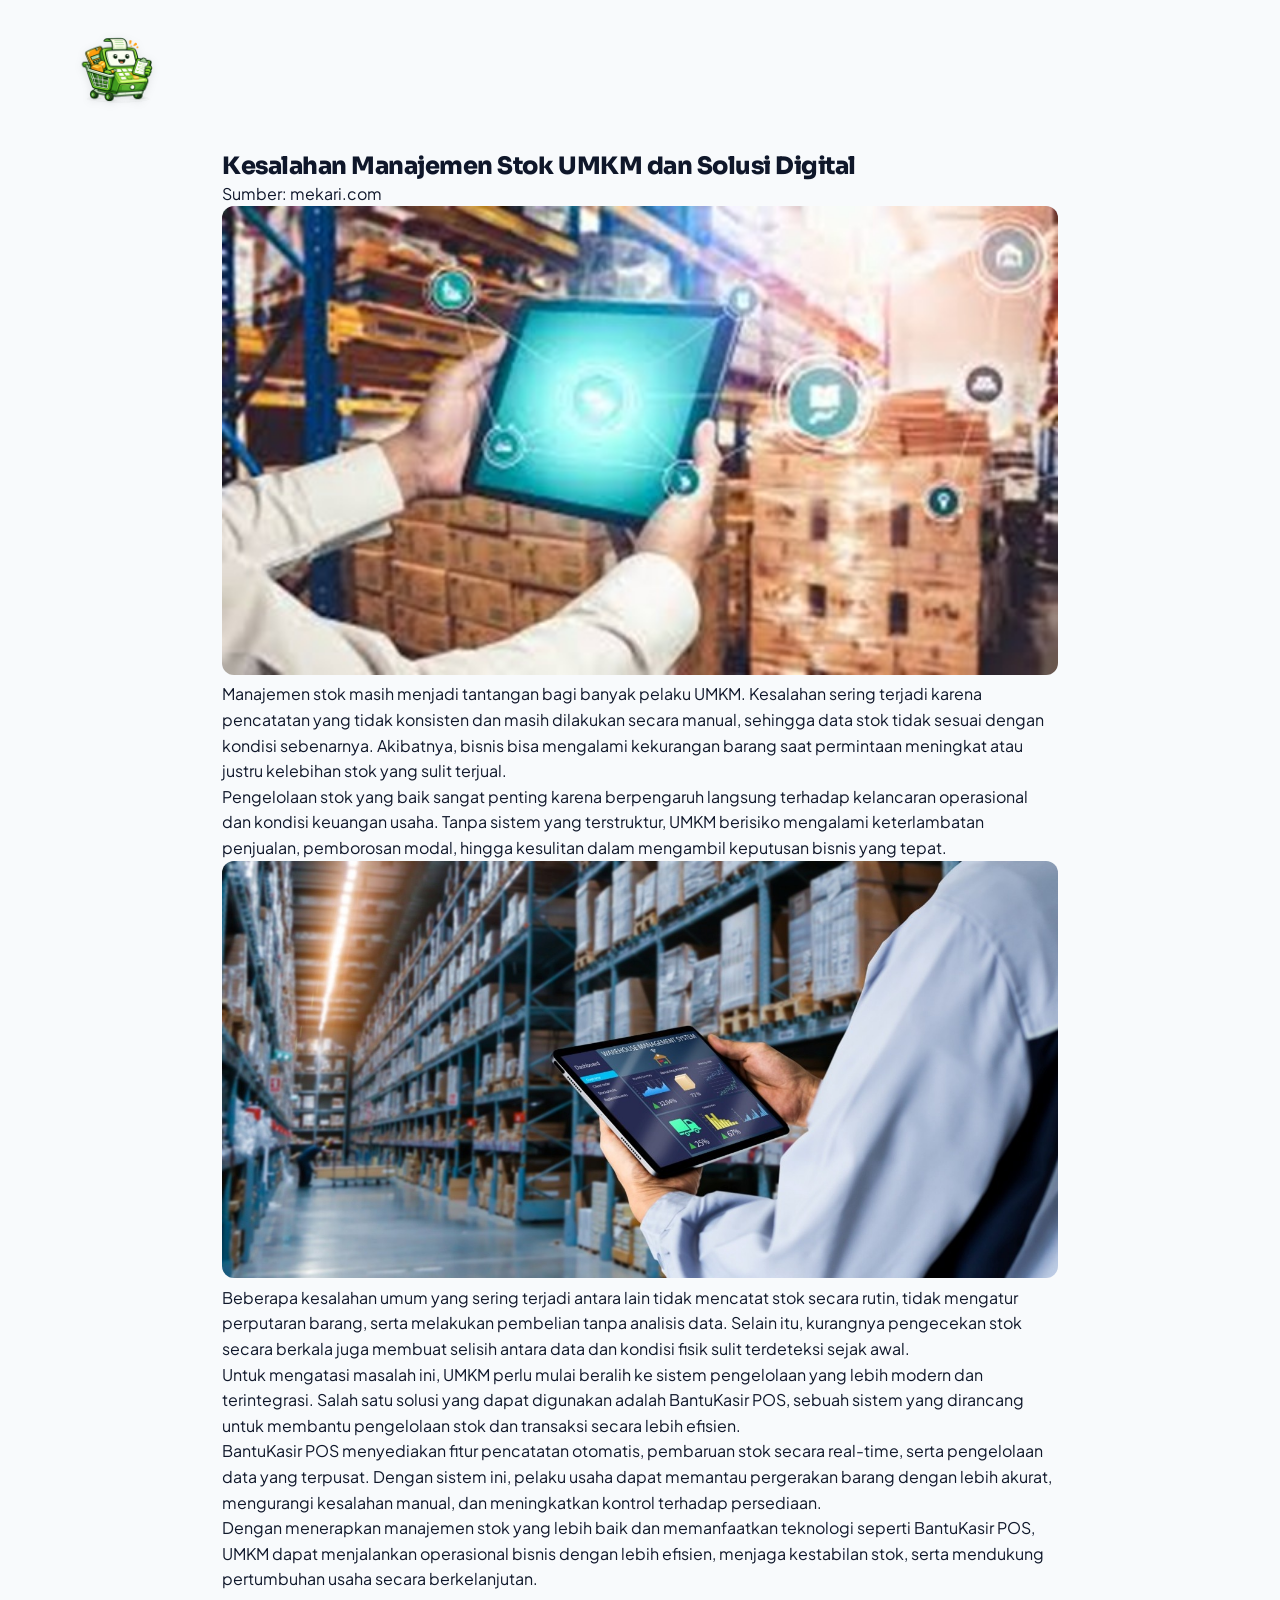
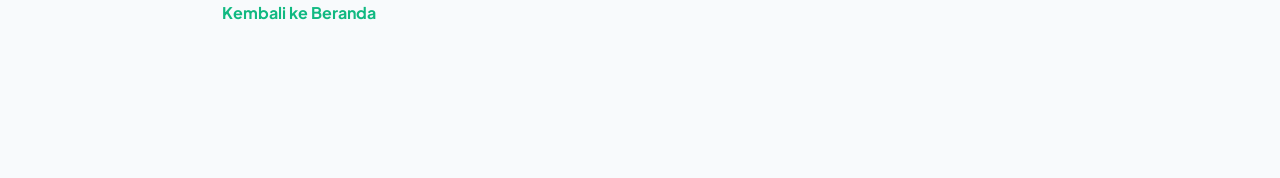
<file: UAS DTW BantuKasir/article-1.html>
<!doctype html>
<html lang="id">
  <head>
    <meta charset="utf-8" />
    <meta name="viewport" content="width=device-width,initial-scale=1" />
    <title>Kesalahan Manajemen Stok UMKM dan Solusi Digital  BantuKasir Blog</title>
    <link href="https://cdnjs.cloudflare.com/ajax/libs/font-awesome/6.4.0/css/all.min.css" rel="stylesheet" />
    <link href="https://fonts.googleapis.com/css2?family=Sora:wght@400;500;600;700;800&family=Plus+Jakarta+Sans:wght@400;500;600;700&display=swap" rel="stylesheet" />
    <link href="assets/css/style.css" rel="stylesheet" />
  </head>
  <body>
    <nav class="navbar">
      <div class="nav-container">
        <a href="index.html" class="logo-icon-only">
          <img src="assets/image/logo-bantukasir-no-text.png" alt="BantuKasir" class="nav-logo-img" />
        </a>
      </div>
    </nav>

    <main style="max-width: 900px; margin: 120px auto; padding: 2rem">
      <article>
        <h1>Kesalahan Manajemen Stok UMKM dan Solusi Digital</h1>
        <p class="meta">Sumber: <a href="https://mekari.com/blog/kesalahan-manajemen-stok-umkm/" target="_blank" rel="noopener">mekari.com</a></p>

        <figure>
          <img src="assets/image/Picture1.jpg" alt="Stok toko" style="width: 100%; border-radius: 12px; object-fit: cover" />
        </figure>

        <p>
          Manajemen stok masih menjadi tantangan bagi banyak pelaku UMKM. Kesalahan sering terjadi karena pencatatan yang tidak konsisten dan masih dilakukan secara manual, sehingga data stok tidak sesuai dengan kondisi sebenarnya.
          Akibatnya, bisnis bisa mengalami kekurangan barang saat permintaan meningkat atau justru kelebihan stok yang sulit terjual.
        </p>

        <p>
          Pengelolaan stok yang baik sangat penting karena berpengaruh langsung terhadap kelancaran operasional dan kondisi keuangan usaha. Tanpa sistem yang terstruktur, UMKM berisiko mengalami keterlambatan penjualan, pemborosan modal,
          hingga kesulitan dalam mengambil keputusan bisnis yang tepat.
        </p>

        <figure>
          <img src="assets/image/Picture2.jpg" alt="Pencatatan stok" style="width: 100%; border-radius: 12px; object-fit: cover" />
        </figure>

        <p>
          Beberapa kesalahan umum yang sering terjadi antara lain tidak mencatat stok secara rutin, tidak mengatur perputaran barang, serta melakukan pembelian tanpa analisis data. Selain itu, kurangnya pengecekan stok secara berkala juga
          membuat selisih antara data dan kondisi fisik sulit terdeteksi sejak awal.
        </p>

        <p>
          Untuk mengatasi masalah ini, UMKM perlu mulai beralih ke sistem pengelolaan yang lebih modern dan terintegrasi. Salah satu solusi yang dapat digunakan adalah BantuKasir POS, sebuah sistem yang dirancang untuk membantu pengelolaan
          stok dan transaksi secara lebih efisien.
        </p>

        <p>
          BantuKasir POS menyediakan fitur pencatatan otomatis, pembaruan stok secara real-time, serta pengelolaan data yang terpusat. Dengan sistem ini, pelaku usaha dapat memantau pergerakan barang dengan lebih akurat, mengurangi
          kesalahan manual, dan meningkatkan kontrol terhadap persediaan.
        </p>

        <p>
          Dengan menerapkan manajemen stok yang lebih baik dan memanfaatkan teknologi seperti BantuKasir POS, UMKM dapat menjalankan operasional bisnis dengan lebih efisien, menjaga kestabilan stok, serta mendukung pertumbuhan usaha secara
          berkelanjutan.
        </p>

        <p><a href="index.html" class="read-more">Kembali ke Beranda</a></p>
      </article>
    </main>

    <script src="assets/js/script.js"></script>
  </body>
</html>
</file>
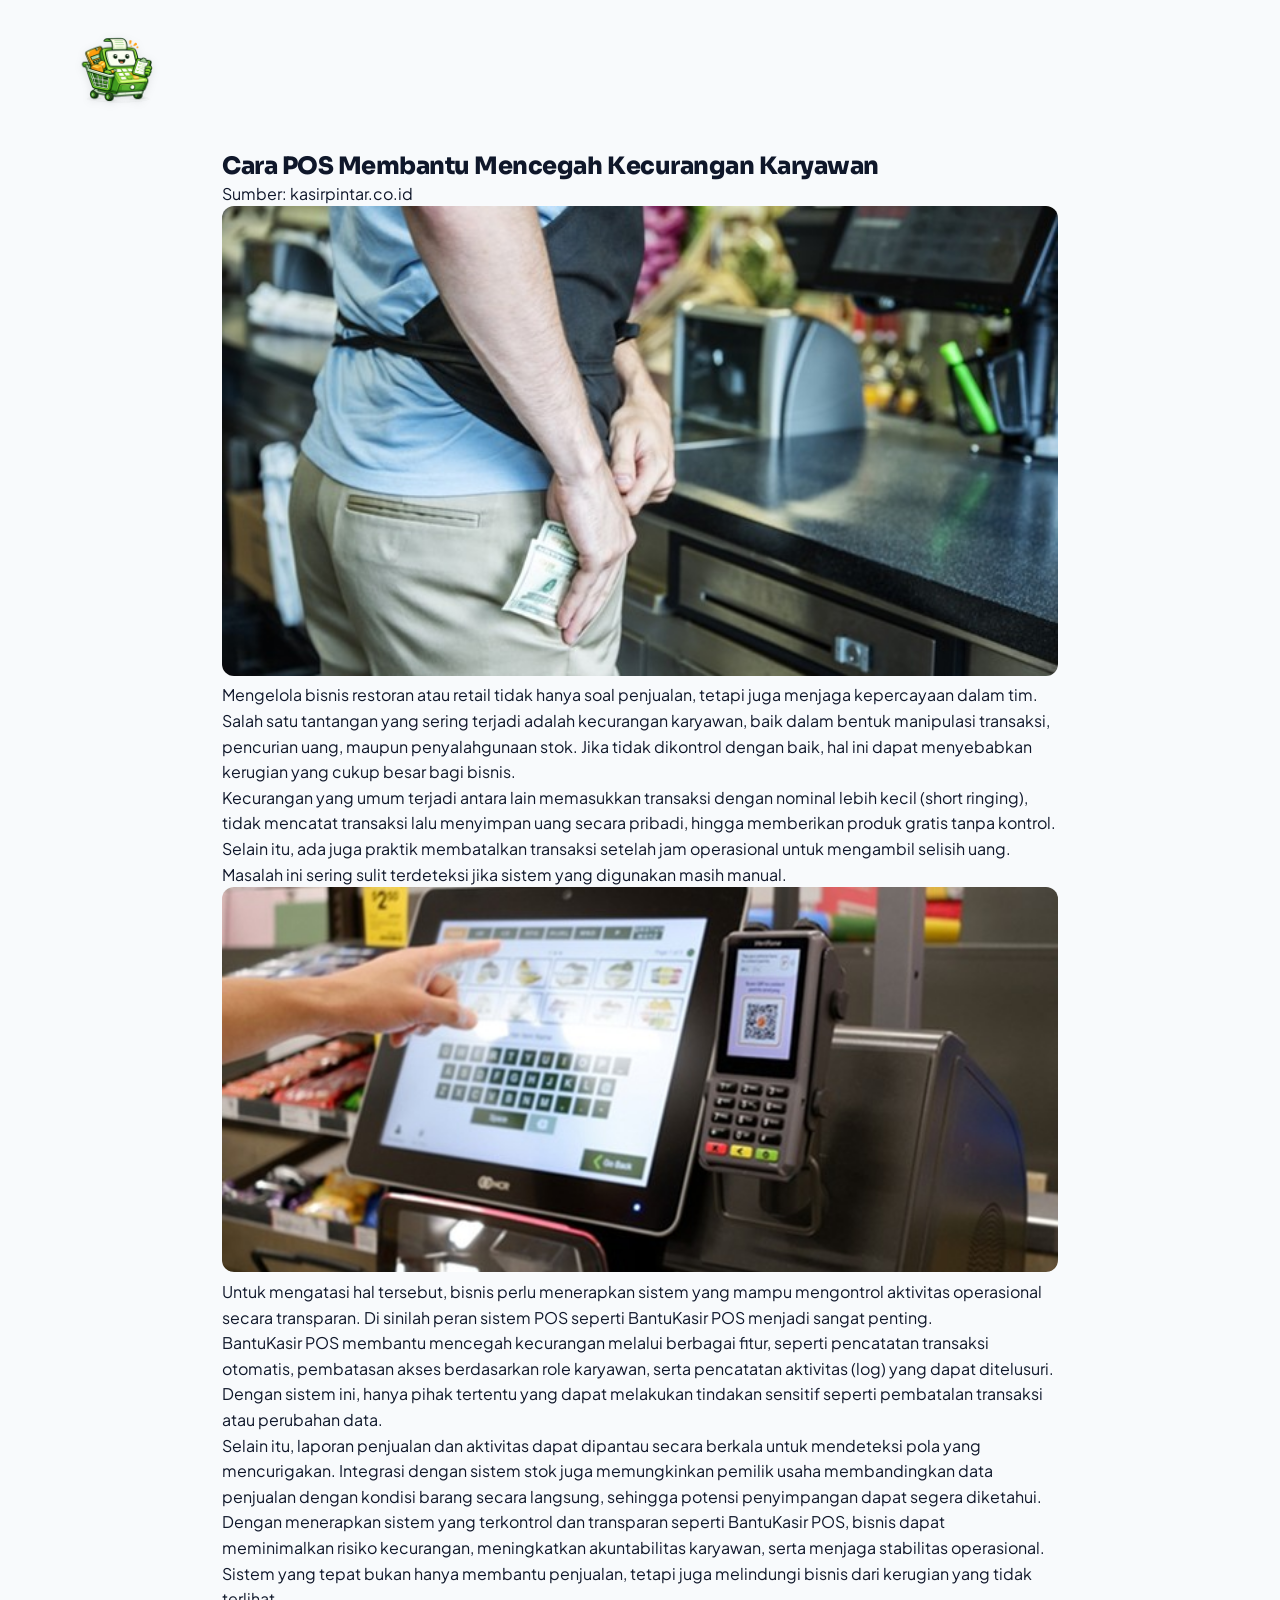
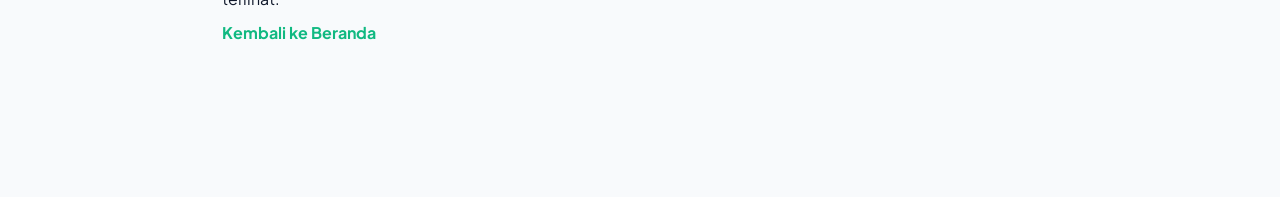
<file: UAS DTW BantuKasir/article-2.html>
<!doctype html>
<html lang="id">
  <head>
    <meta charset="utf-8" />
    <meta name="viewport" content="width=device-width,initial-scale=1" />
    <title>Cara POS Membantu Mencegah Kecurangan Karyawan  BantuKasir Blog</title>
    <link href="https://cdnjs.cloudflare.com/ajax/libs/font-awesome/6.4.0/css/all.min.css" rel="stylesheet" />
    <link href="https://fonts.googleapis.com/css2?family=Sora:wght@400;500;600;700;800&family=Plus+Jakarta+Sans:wght@400;500;600;700&display=swap" rel="stylesheet" />
    <link href="assets/css/style.css" rel="stylesheet" />
  </head>
  <body>
    <nav class="navbar">
      <div class="nav-container">
        <a href="index.html" class="logo-icon-only">
          <img src="assets/image/logo-bantukasir-no-text.png" alt="BantuKasir" class="nav-logo-img" />
        </a>
      </div>
    </nav>

    <main style="max-width: 900px; margin: 120px auto; padding: 2rem">
      <article>
        <h1>Cara POS Membantu Mencegah Kecurangan Karyawan</h1>
        <p class="meta">Sumber: <a href="https://kasirpintar.co.id/blog/2021/05/20/cara-pos-cegah-kecurangan-karyawan-di-restoran/" target="_blank" rel="noopener">kasirpintar.co.id</a></p>

        <figure>
          <img src="assets/image/Picture3.jpg" alt="Keamanan transaksi" style="width: 100%; border-radius: 12px; object-fit: cover" />
        </figure>

        <p>
          Mengelola bisnis restoran atau retail tidak hanya soal penjualan, tetapi juga menjaga kepercayaan dalam tim. Salah satu tantangan yang sering terjadi adalah kecurangan karyawan, baik dalam bentuk manipulasi transaksi, pencurian
          uang, maupun penyalahgunaan stok. Jika tidak dikontrol dengan baik, hal ini dapat menyebabkan kerugian yang cukup besar bagi bisnis.
        </p>

        <p>
          Kecurangan yang umum terjadi antara lain memasukkan transaksi dengan nominal lebih kecil (short ringing), tidak mencatat transaksi lalu menyimpan uang secara pribadi, hingga memberikan produk gratis tanpa kontrol. Selain itu, ada
          juga praktik membatalkan transaksi setelah jam operasional untuk mengambil selisih uang. Masalah ini sering sulit terdeteksi jika sistem yang digunakan masih manual.
        </p>

        <figure>
          <img src="assets/image/Picture4.jpg" alt="Log audit transaksi" style="width: 100%; border-radius: 12px; object-fit: cover" />
        </figure>

        <p>Untuk mengatasi hal tersebut, bisnis perlu menerapkan sistem yang mampu mengontrol aktivitas operasional secara transparan. Di sinilah peran sistem POS seperti BantuKasir POS menjadi sangat penting.</p>

        <p>
          BantuKasir POS membantu mencegah kecurangan melalui berbagai fitur, seperti pencatatan transaksi otomatis, pembatasan akses berdasarkan role karyawan, serta pencatatan aktivitas (log) yang dapat ditelusuri. Dengan sistem ini,
          hanya pihak tertentu yang dapat melakukan tindakan sensitif seperti pembatalan transaksi atau perubahan data.
        </p>

        <p>
          Selain itu, laporan penjualan dan aktivitas dapat dipantau secara berkala untuk mendeteksi pola yang mencurigakan. Integrasi dengan sistem stok juga memungkinkan pemilik usaha membandingkan data penjualan dengan kondisi barang
          secara langsung, sehingga potensi penyimpangan dapat segera diketahui.
        </p>

        <p>
          Dengan menerapkan sistem yang terkontrol dan transparan seperti BantuKasir POS, bisnis dapat meminimalkan risiko kecurangan, meningkatkan akuntabilitas karyawan, serta menjaga stabilitas operasional. Sistem yang tepat bukan hanya
          membantu penjualan, tetapi juga melindungi bisnis dari kerugian yang tidak terlihat.
        </p>

        <p><a href="index.html" class="read-more">Kembali ke Beranda</a></p>
      </article>
    </main>

    <script src="assets/js/script.js"></script>
  </body>
</html>
</file>
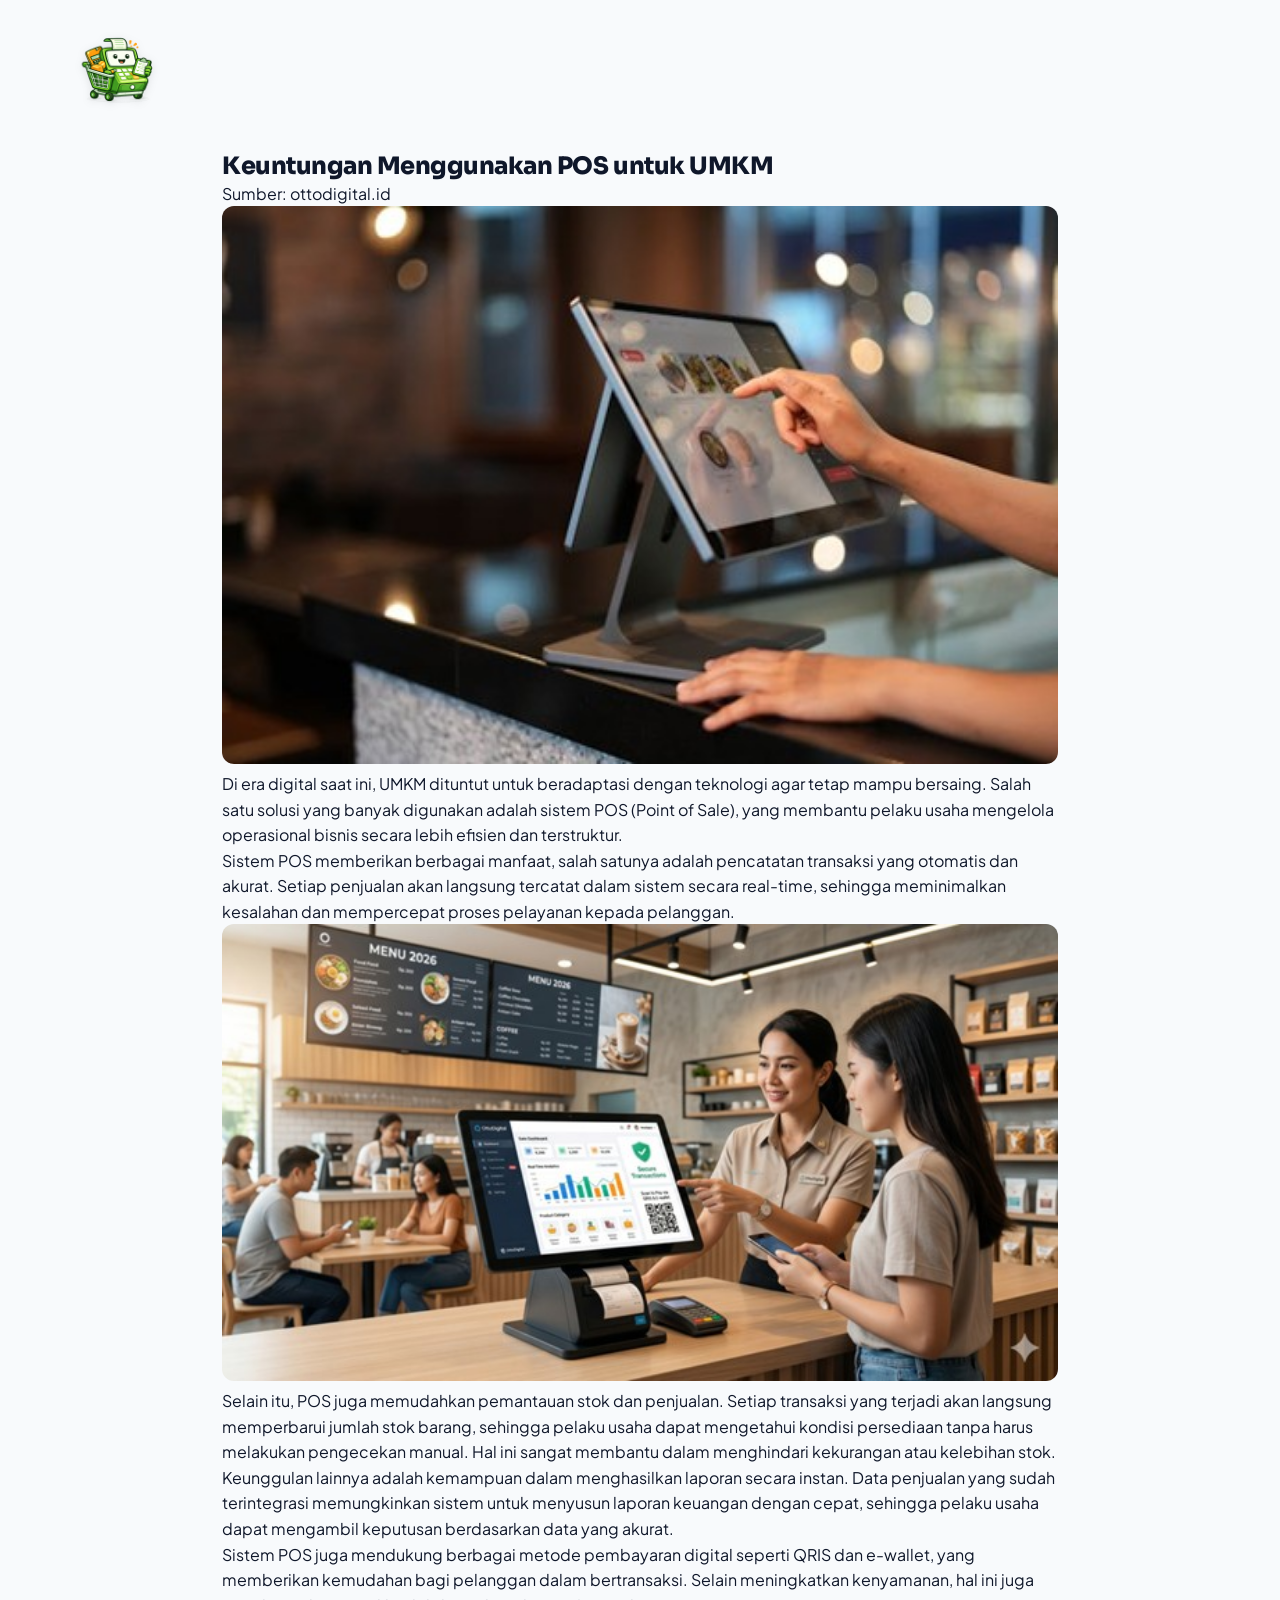
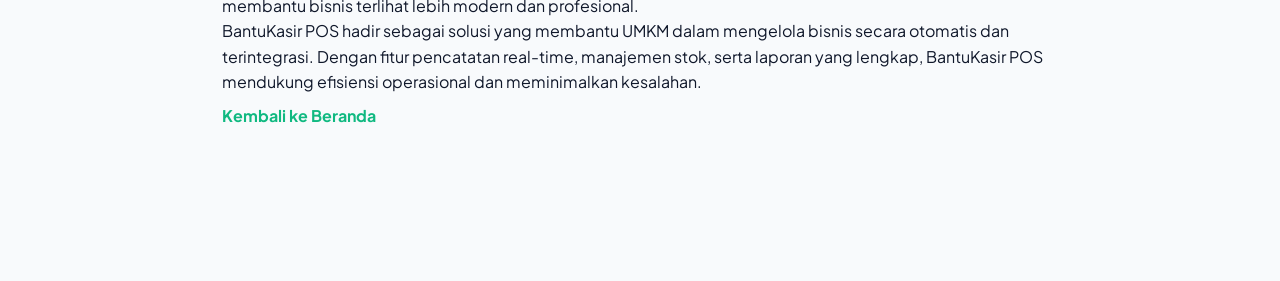
<file: UAS DTW BantuKasir/article-4.html>
<!doctype html>
<html lang="id">
  <head>
    <meta charset="utf-8" />
    <meta name="viewport" content="width=device-width,initial-scale=1" />
    <title>Keuntungan Menggunakan POS untuk UMKM — BantuKasir Blog</title>
    <link href="https://cdnjs.cloudflare.com/ajax/libs/font-awesome/6.4.0/css/all.min.css" rel="stylesheet" />
    <link href="https://fonts.googleapis.com/css2?family=Sora:wght@400;500;600;700;800&family=Plus+Jakarta+Sans:wght@400;500;600;700&display=swap" rel="stylesheet" />
    <link href="assets/css/style.css" rel="stylesheet" />
  </head>
  <body>
    <nav class="navbar">
      <div class="nav-container">
        <a href="index.html" class="logo-icon-only">
          <img src="assets/image/logo-bantukasir-no-text.png" alt="BantuKasir" class="nav-logo-img" />
        </a>
      </div>
    </nav>

    <main style="max-width: 900px; margin: 120px auto; padding: 2rem">
      <article>
        <h1>Keuntungan Menggunakan POS untuk UMKM</h1>
        <p class="meta">Sumber: <a href="https://ottodigital.id/artikel/keuntungan-menggunakan-pos-untuk-umkm/" target="_blank" rel="noopener">ottodigital.id</a></p>

        <figure>
          <img src="assets/image/Picture7.jpg" alt="UMKM dan POS" style="width: 100%; border-radius: 12px; object-fit: cover" />
        </figure>

        <p>
          Di era digital saat ini, UMKM dituntut untuk beradaptasi dengan teknologi agar tetap mampu bersaing. Salah satu solusi yang banyak digunakan adalah sistem POS (Point of Sale), yang membantu pelaku usaha mengelola operasional
          bisnis secara lebih efisien dan terstruktur.
        </p>

        <p>
          Sistem POS memberikan berbagai manfaat, salah satunya adalah pencatatan transaksi yang otomatis dan akurat. Setiap penjualan akan langsung tercatat dalam sistem secara real-time, sehingga meminimalkan kesalahan dan mempercepat
          proses pelayanan kepada pelanggan.
        </p>

        <figure>
          <img src="assets/image/Picture8.jpg" alt="Transaksi real-time" style="width: 100%; border-radius: 12px; object-fit: cover" />
        </figure>

        <p>
          Selain itu, POS juga memudahkan pemantauan stok dan penjualan. Setiap transaksi yang terjadi akan langsung memperbarui jumlah stok barang, sehingga pelaku usaha dapat mengetahui kondisi persediaan tanpa harus melakukan pengecekan
          manual. Hal ini sangat membantu dalam menghindari kekurangan atau kelebihan stok.
        </p>

        <p>
          Keunggulan lainnya adalah kemampuan dalam menghasilkan laporan secara instan. Data penjualan yang sudah terintegrasi memungkinkan sistem untuk menyusun laporan keuangan dengan cepat, sehingga pelaku usaha dapat mengambil keputusan
          berdasarkan data yang akurat.
        </p>

        <p>
          Sistem POS juga mendukung berbagai metode pembayaran digital seperti QRIS dan e-wallet, yang memberikan kemudahan bagi pelanggan dalam bertransaksi. Selain meningkatkan kenyamanan, hal ini juga membantu bisnis terlihat lebih
          modern dan profesional.
        </p>

        <p>
          BantuKasir POS hadir sebagai solusi yang membantu UMKM dalam mengelola bisnis secara otomatis dan terintegrasi. Dengan fitur pencatatan real-time, manajemen stok, serta laporan yang lengkap, BantuKasir POS mendukung efisiensi
          operasional dan meminimalkan kesalahan.
        </p>

        <p><a href="index.html" class="read-more">Kembali ke Beranda</a></p>
      </article>
    </main>

    <script src="assets/js/script.js"></script>
  </body>
</html>
</file>
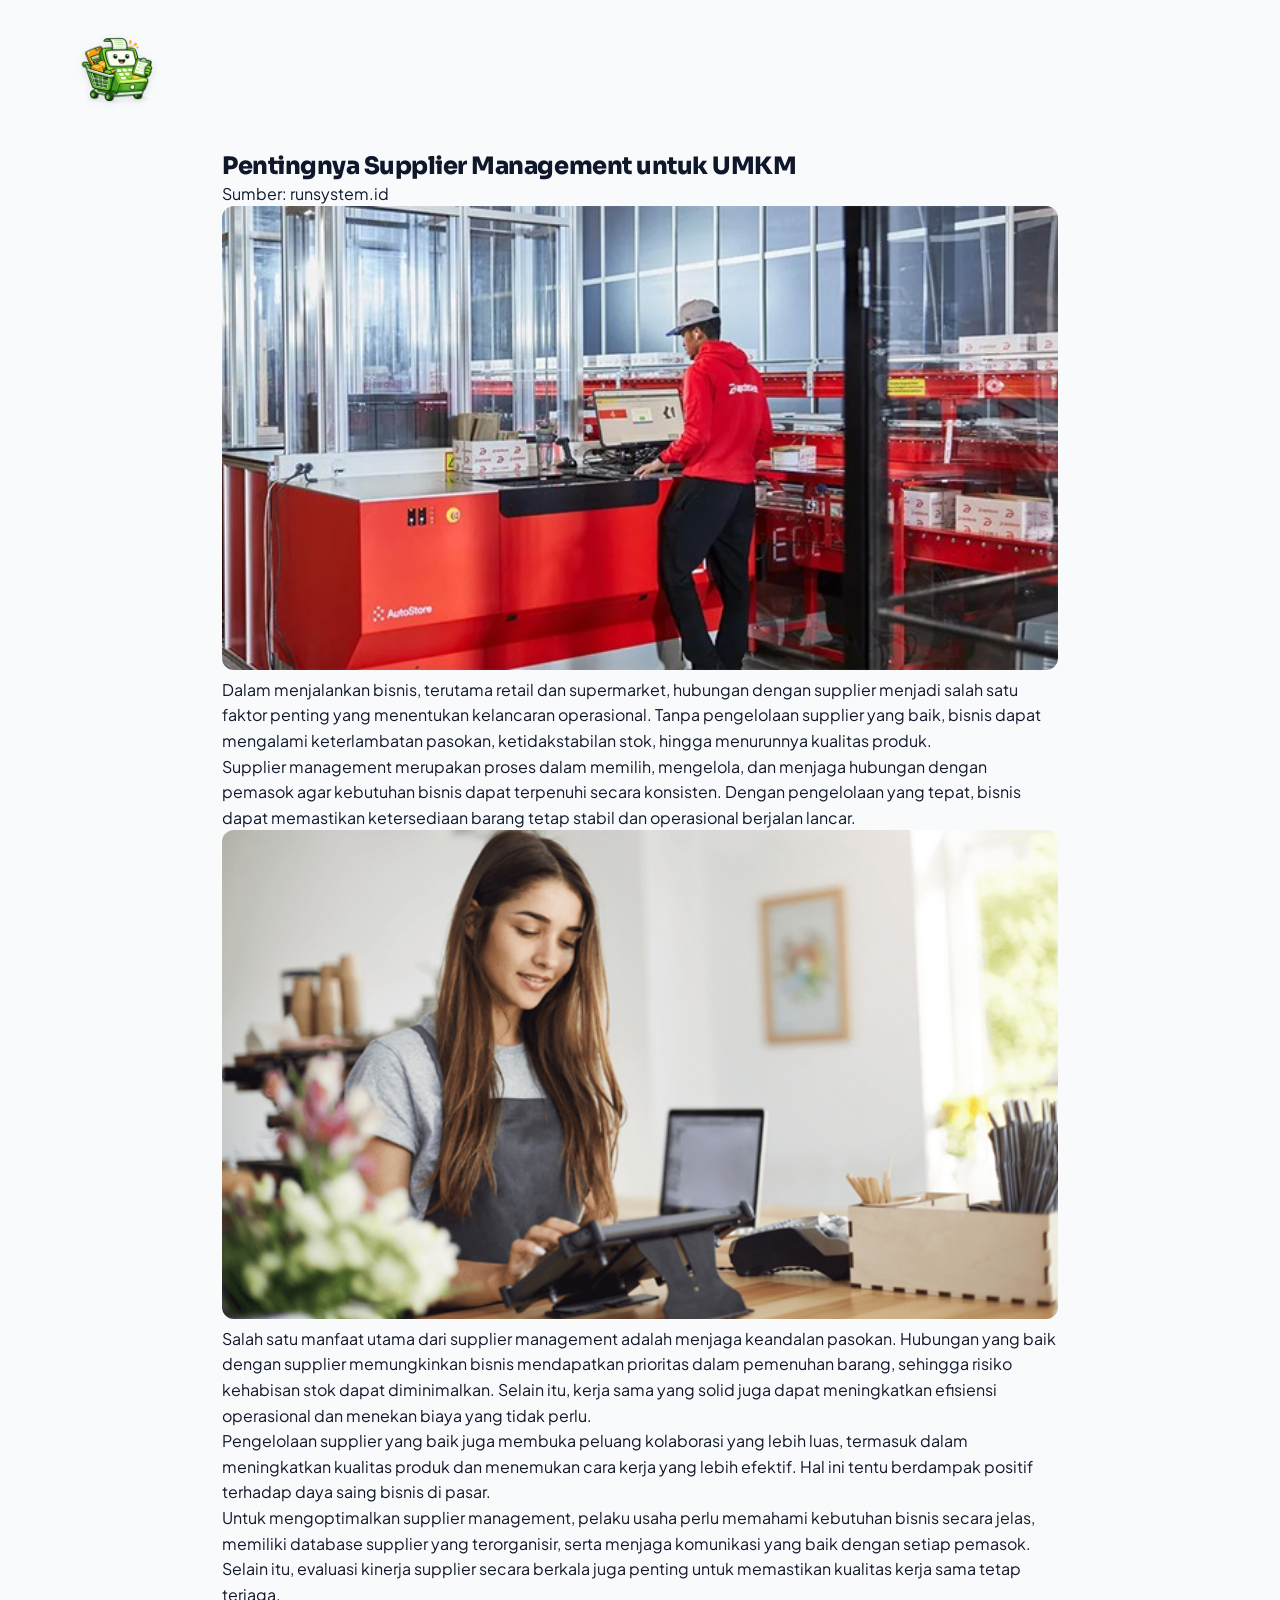
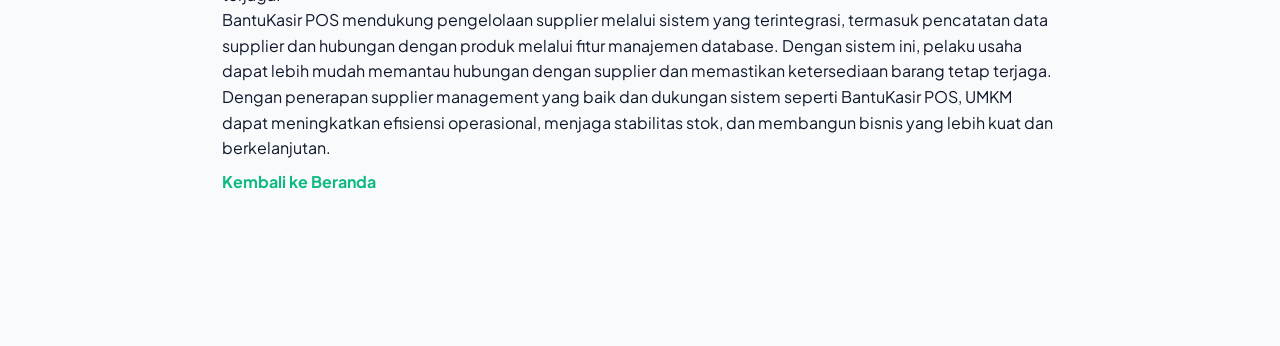
<file: UAS DTW BantuKasir/article-5.html>
<!doctype html>
<html lang="id">
  <head>
    <meta charset="utf-8" />
    <meta name="viewport" content="width=device-width,initial-scale=1" />
    <title>Pentingnya Supplier Management untuk UMKM  BantuKasir Blog</title>
    <link href="https://cdnjs.cloudflare.com/ajax/libs/font-awesome/6.4.0/css/all.min.css" rel="stylesheet" />
    <link href="https://fonts.googleapis.com/css2?family=Sora:wght@400;500;600;700;800&family=Plus+Jakarta+Sans:wght@400;500;600;700&display=swap" rel="stylesheet" />
    <link href="assets/css/style.css" rel="stylesheet" />
  </head>
  <body>
    <nav class="navbar">
      <div class="nav-container">
        <a href="index.html" class="logo-icon-only">
          <img src="assets/image/logo-bantukasir-no-text.png" alt="BantuKasir" class="nav-logo-img" />
        </a>
      </div>
    </nav>

    <main style="max-width: 900px; margin: 120px auto; padding: 2rem">
      <article>
        <h1>Pentingnya Supplier Management untuk UMKM</h1>
        <p class="meta">Sumber: <a href="https://runsystem.id/id/blog/supplier-management/" target="_blank" rel="noopener">runsystem.id</a></p>

        <figure>
          <img src="assets/image/Picture9.jpg" alt="Supplier management" style="width: 100%; border-radius: 12px; object-fit: cover" />
        </figure>

        <p>
          Dalam menjalankan bisnis, terutama retail dan supermarket, hubungan dengan supplier menjadi salah satu faktor penting yang menentukan kelancaran operasional. Tanpa pengelolaan supplier yang baik, bisnis dapat mengalami
          keterlambatan pasokan, ketidakstabilan stok, hingga menurunnya kualitas produk.
        </p>

        <p>
          Supplier management merupakan proses dalam memilih, mengelola, dan menjaga hubungan dengan pemasok agar kebutuhan bisnis dapat terpenuhi secara konsisten. Dengan pengelolaan yang tepat, bisnis dapat memastikan ketersediaan barang
          tetap stabil dan operasional berjalan lancar.
        </p>

        <figure>
          <img src="assets/image/Picture10.png" alt="Hubungan supplier" style="width: 100%; border-radius: 12px; object-fit: cover" />
        </figure>

        <p>
          Salah satu manfaat utama dari supplier management adalah menjaga keandalan pasokan. Hubungan yang baik dengan supplier memungkinkan bisnis mendapatkan prioritas dalam pemenuhan barang, sehingga risiko kehabisan stok dapat
          diminimalkan. Selain itu, kerja sama yang solid juga dapat meningkatkan efisiensi operasional dan menekan biaya yang tidak perlu.
        </p>

        <p>
          Pengelolaan supplier yang baik juga membuka peluang kolaborasi yang lebih luas, termasuk dalam meningkatkan kualitas produk dan menemukan cara kerja yang lebih efektif. Hal ini tentu berdampak positif terhadap daya saing bisnis di
          pasar.
        </p>

        <p>
          Untuk mengoptimalkan supplier management, pelaku usaha perlu memahami kebutuhan bisnis secara jelas, memiliki database supplier yang terorganisir, serta menjaga komunikasi yang baik dengan setiap pemasok. Selain itu, evaluasi
          kinerja supplier secara berkala juga penting untuk memastikan kualitas kerja sama tetap terjaga.
        </p>

        <p>
          BantuKasir POS mendukung pengelolaan supplier melalui sistem yang terintegrasi, termasuk pencatatan data supplier dan hubungan dengan produk melalui fitur manajemen database. Dengan sistem ini, pelaku usaha dapat lebih mudah
          memantau hubungan dengan supplier dan memastikan ketersediaan barang tetap terjaga.
        </p>

        <p>Dengan penerapan supplier management yang baik dan dukungan sistem seperti BantuKasir POS, UMKM dapat meningkatkan efisiensi operasional, menjaga stabilitas stok, dan membangun bisnis yang lebih kuat dan berkelanjutan.</p>

        <p><a href="index.html" class="read-more">Kembali ke Beranda</a></p>
      </article>
    </main>

    <script src="assets/js/script.js"></script>
  </body>
</html>
</file>
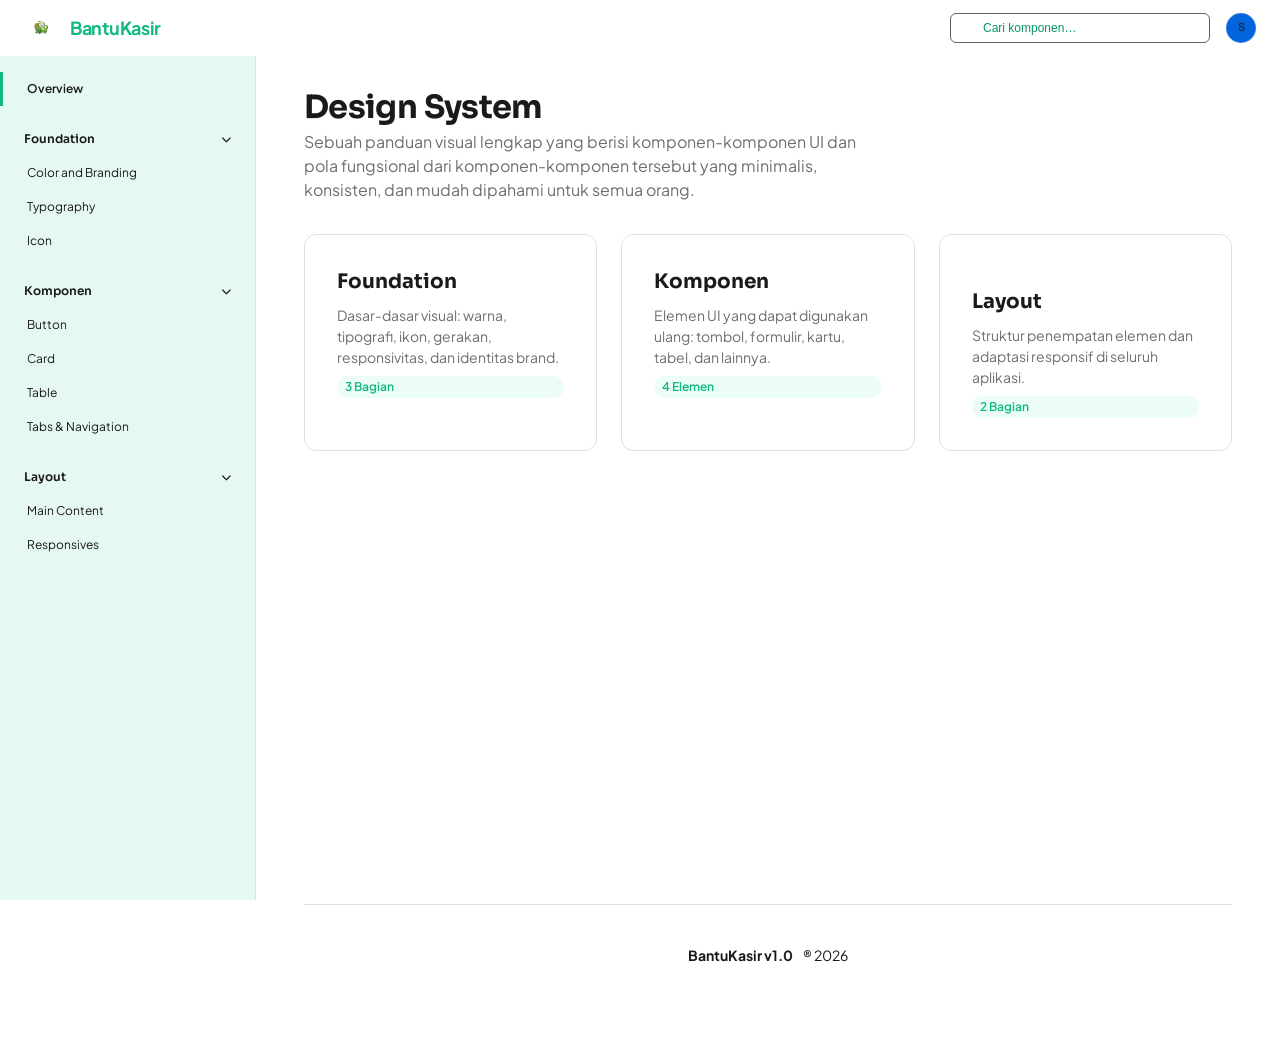
<file: UAS DTW BantuKasir/designsystem.html>
<!DOCTYPE html>
<html lang="id" data-theme="light">

<head>
    <meta charset="UTF-8">
    <meta name="viewport" content="width=device-width, initial-scale=1.0">
    <meta name="description" content="BantuKasir Design System">
    <title>BantuKasir — Design System</title>
    <link rel="stylesheet" href="assets/css/designsystem-style.css">
    <link rel="stylesheet" href="https://cdnjs.cloudflare.com/ajax/libs/font-awesome/6.4.0/css/all.min.css">
</head>


<body>
    <header class="primer-header" id="app-header">
        <div style="display:flex;align-items:center;gap:12px;">
            <button class="mobile-menu-toggle" id="mobileMenuToggle" aria-label="Toggle menu"></button>
            <div class="logo" style="display:flex;align-items:center;gap:10px;">
                <img src="assets/image/logo-bantukasir-no-text.png" alt="BantuKasir Logo"
                    style="height:36px;width:36px;object-fit:contain;border-radius:8px;">
                <span style="font-size:18px;font-weight:700;color:#10b981;letter-spacing:-0.3px;">BantuKasir</span>
            </div>
        </div>
        <nav>
            <div class="header-search">
                <input type="text" placeholder="Cari komponen…" id="searchInput" aria-label="Search components">
            </div>

            <div class="user-profile" title="User profile">S</div>
        </nav>
    </header>

    <div class="primer-shell">
        <aside class="primer-sidebar" id="sidebar">
            <ul class="nav-list">
                <li class="nav-item active" data-target="section-overview">
                    Overview
                </li>
            </ul>
            <div class="sidebar-section-title" id="title-foundation">
                Foundation <i class="fas fa-chevron-down section-chevron"></i>
            </div>

            <ul class="nav-list">
                <li class="nav-item" data-target="section-colors">
                    Color and Branding
                </li>
                <li class="nav-item" data-target="section-typography">
                    Typography
                </li>
                <li class="nav-item" data-target="section-icons">
                    Icon
                </li>
            </ul>
            <div class="sidebar-section-title" id="title-komponen">
                Komponen <i class="fas fa-chevron-down section-chevron"></i>
            </div>

            <ul class="nav-list">
                <li class="nav-item" data-target="section-buttons">
                    Button
                </li>
                <li class="nav-item" data-target="section-cards">
                    Card
                </li>
                <li class="nav-item" data-target="section-table">
                    Table
                </li>
                <li class="nav-item" data-target="section-tabs-nav">
                    Tabs & Navigation
                </li>
            </ul>
            <div class="sidebar-section-title" id="title-patterns">
                Layout <i class="fas fa-chevron-down section-chevron"></i>
            </div>

            <ul class="nav-list">
                <li class="nav-item" data-target="section-layout-main">
                    Main Content
                </li>
                <li class="nav-item" data-target="section-layout-responsives">
                    Responsives
                </li>
            </ul>
        </aside>
        <main class="primer-main" id="mainContent">
            <div class="primer-main-container">
                <section class="ds-section" id="section-overview">
                    <div class="content-header">
                        <div>
                            <h1>Design System</h1>
                            <p class="subtitle">Sebuah panduan visual lengkap yang berisi komponen-komponen UI dan pola
                                fungsional dari komponen-komponen tersebut yang minimalis, konsisten, dan mudah dipahami
                                untuk semua orang.</p>
                        </div>
                    </div>
                    <div class="ds-category-grid">
                        <div class="ds-category-card" data-category="foundation">
                            <div class="ds-category-card__content">
                                <h3>Foundation</h3>
                                <p>Dasar-dasar visual: warna, tipografi, ikon, gerakan, responsivitas, dan identitas
                                    brand.</p>
                                <span class="ds-category-card__count">3 Bagian</span>
                            </div>
                        </div>
                        <div class="ds-category-card" data-category="komponen">
                            <div class="ds-category-card__content">
                                <h3>Komponen</h3>
                                <p>Elemen UI yang dapat digunakan ulang: tombol, formulir, kartu, tabel, dan
                                    lainnya.
                                </p>
                                <span class="ds-category-card__count">4 Elemen</span>
                            </div>
                        </div>
                        <div class="ds-category-card" data-category="patterns">
                            <div class="ds-category-card__icon"></div>
                            <div class="ds-category-card__content">
                                <h3>Layout</h3>
                                <p>Struktur penempatan elemen dan adaptasi responsif di seluruh aplikasi.</p>
                                <span class="ds-category-card__count">2 Bagian</span>
                            </div>
                        </div>
                    </div>


                </section>
                <div class="ds-category-banner" id="category-foundation">
                    <div>
                        <h2 class="ds-category-banner__title">Foundation</h2>
                        <p class="ds-category-banner__desc">Fondasi visual yang menjadi dasar seluruh sistem desain.</p>
                    </div>
                </div>
                <section class="ds-section" id="section-colors">
                    <h2 class="ds-section-title">Color & Branding</h2>
                    <p class="ds-section-desc">Warna sebagai identitas khas yang dari brand, yang lebih mudah untuk
                        dikenali oleh User.</p>

                    <div class="ds-subsection">
                        <h3 class="ds-subsection-title">Emerald — Aksen Utama</h3>
                        <div class="color-palette">
                            <div class="color-swatch">
                                <div class="swatch-fill" style="background:#ecfdf5"></div>
                                <div class="swatch-label">100</div>
                            </div>
                            <div class="color-swatch">
                                <div class="swatch-fill" style="background:#d1fae5"></div>
                                <div class="swatch-label">200</div>
                            </div>
                            <div class="color-swatch">
                                <div class="swatch-fill" style="background:#34d399"></div>
                                <div class="swatch-label">400</div>
                            </div>
                            <div class="color-swatch">
                                <div class="swatch-fill" style="background:#10b981"></div>
                                <div class="swatch-label">500 ★</div>
                            </div>
                            <div class="color-swatch">
                                <div class="swatch-fill" style="background:#059669"></div>
                                <div class="swatch-label">600</div>
                            </div>
                            <div class="color-swatch">
                                <div class="swatch-fill" style="background:#047857"></div>
                                <div class="swatch-label">700</div>
                            </div>
                        </div>
                    </div>

                    <div class="ds-subsection">
                        <h3 class="ds-subsection-title">Amber — Secondary & Accent</h3>
                        <div class="color-palette">
                            <div class="color-swatch">
                                <div class="swatch-fill" style="background:#fef3c7"></div>
                                <div class="swatch-label">100</div>
                            </div>
                            <div class="color-swatch">
                                <div class="swatch-fill" style="background:#fbbf24"></div>
                                <div class="swatch-label">400</div>
                            </div>
                            <div class="color-swatch">
                                <div class="swatch-fill" style="background:#f59e0b"></div>
                                <div class="swatch-label">500</div>
                            </div>
                            <div class="color-swatch">
                                <div class="swatch-fill" style="background:#d97706"></div>
                                <div class="swatch-label">600</div>
                            </div>
                            <div class="color-swatch">
                                <div class="swatch-fill" style="background:#f97316"></div>
                                <div class="swatch-label">Warm</div>
                            </div>
                        </div>
                    </div>

                    <div class="ds-subsection">
                        <h3 class="ds-subsection-title">Warna Semantik</h3>
                        <div class="semantic-color-grid">
                            <div class="semantic-color-item">
                                <div class="semantic-color-item__swatches">
                                    <div style="background:#e6f7f1;width:40px;height:40px;border-radius:8px;"></div>
                                    <div style="background:#12805c;width:40px;height:40px;border-radius:8px;"></div>
                                </div>
                                <div class="semantic-color-item__info">
                                    <strong>Success</strong><br>
                                    <span class="body-sm text-secondary">Berhasil, aktif, tersedia</span>
                                </div>
                            </div>
                            <div class="semantic-color-item">
                                <div class="semantic-color-item__swatches">
                                    <div style="background:#fdecec;width:40px;height:40px;border-radius:8px;"></div>
                                    <div style="background:#d93036;width:40px;height:40px;border-radius:8px;"></div>
                                </div>
                                <div class="semantic-color-item__info">
                                    <strong>Danger</strong><br>
                                    <span class="body-sm text-secondary">Error, hapus, bahaya</span>
                                </div>
                            </div>
                            <div class="semantic-color-item">
                                <div class="semantic-color-item__swatches">
                                    <div style="background:#fff4e6;width:40px;height:40px;border-radius:8px;"></div>
                                    <div style="background:#da7b11;width:40px;height:40px;border-radius:8px;"></div>
                                </div>
                                <div class="semantic-color-item__info">
                                    <strong>Warning</strong><br>
                                    <span class="body-sm text-secondary">Peringatan, perhatian</span>
                                </div>
                            </div>
                            <div class="semantic-color-item">
                                <div class="semantic-color-item__swatches">
                                    <div style="background:#e6f2ff;width:40px;height:40px;border-radius:8px;"></div>
                                    <div style="background:#0265dc;width:40px;height:40px;border-radius:8px;"></div>
                                </div>
                                <div class="semantic-color-item__info">
                                    <strong>Informative</strong><br>
                                    <span class="body-sm text-secondary">Info, tips, panduan</span>
                                </div>
                            </div>
                        </div>
                    </div>
                    <div class="ds-subsection">
                        <h3 class="ds-subsection-title">Logo</h3>
                        <div class="showcase-box">
                            <div style="display:flex;justify-content:center;align-items:center;padding:24px 16px;">
                                <img src="assets/image/logo-bantukasir-no-text.png" alt="Logo BantuKasir"
                                    style="max-width:160px;max-height:160px;width:auto;height:auto;object-fit:contain;border-radius:16px;">
                            </div>
                            <p class="body-sm text-secondary"
                                style="text-align:center;margin-top:4px;margin-bottom:12px;">Logo utama BantuKasir —
                                digunakan tanpa teks di komponen ikon</p>
                        </div>
                    </div>
                </section>

                <hr class="ds-divider">
                <section class="ds-section" id="section-typography">
                    <h2 class="ds-section-title">Typography</h2>
                    <p class="ds-section-desc">Menggunakan font <strong>Sora</strong> untuk heading hingga subjudul, dan
                        <strong>Plus Jakarta Sans</strong> untuk teks paragraf hingga detail. Sistem tipografi mencakup
                        heading, body, dan detail text untuk hirarki informasi yang jelas.
                    </p>

                    <div style="overflow-x: auto; background: #fff; border: 1px solid var(--color-border); padding: 0;">
                        <table class="typography-table">
                            <thead>
                                <tr>
                                    <th>Level</th>
                                    <th>Role (Token)</th>
                                    <th>Size</th>
                                    <th>Line Height</th>
                                    <th>Weight</th>
                                    <th>Visual Preview</th>
                                </tr>
                            </thead>
                            <tbody>
                                <tr>
                                    <td><strong style="font-size: 18px;">D1</strong></td>
                                    <td><span style="font-weight: 600;">Display/Sora-60-<br>Bold</span></td>
                                    <td>60px</td>
                                    <td>72px</td>
                                    <td><strong>Bold</strong></td>
                                    <td><span
                                            style="font-family: 'Sora', sans-serif; font-size: 60px; font-weight: 700; line-height: 72px;">the
                                            lazy fox jump over the brown dog</span></td>
                                </tr>
                                <tr>
                                    <td><strong style="font-size: 16px;">H1</strong></td>
                                    <td>Heading/H1-40-<br>Bold</td>
                                    <td>40px</td>
                                    <td>48px</td>
                                    <td><strong>Bold</strong></td>
                                    <td><span
                                            style="font-family: 'Sora', sans-serif; font-size: 40px; font-weight: 700; line-height: 48px;">the
                                            lazy fox jump over the brown dog</span></td>
                                </tr>
                                <tr>
                                    <td><strong style="font-size: 16px;">H2</strong></td>
                                    <td>Heading/H2-32-<br>Bold</td>
                                    <td>32px</td>
                                    <td>38.4px</td>
                                    <td><strong>Bold</strong></td>
                                    <td><span
                                            style="font-family: 'Sora', sans-serif; font-size: 32px; font-weight: 700; line-height: 38.4px;">the
                                            lazy fox jump over the brown dog</span></td>
                                </tr>
                                <tr>
                                    <td><strong style="font-size: 16px;">H3</strong></td>
                                    <td>Heading/H3-24-<br>SemiBold</td>
                                    <td>24px</td>
                                    <td>28.8px</td>
                                    <td><strong>SemiBold</strong></td>
                                    <td><span
                                            style="font-family: 'Sora', sans-serif; font-size: 24px; font-weight: 600; line-height: 28.8px;">the
                                            lazy fox jump over the brown dog</span></td>
                                </tr>
                                <tr>
                                    <td><strong style="font-size: 16px;">H4</strong></td>
                                    <td>Heading/H4-20-<br>SemiBold</td>
                                    <td>20px</td>
                                    <td>24px</td>
                                    <td><strong>SemiBold</strong></td>
                                    <td><span
                                            style="font-family: 'Sora', sans-serif; font-size: 20px; font-weight: 600; line-height: 24px;">the
                                            lazy fox jump over the brown dog</span></td>
                                </tr>
                                <tr>
                                    <td><strong style="font-size: 16px;">H5</strong></td>
                                    <td>Heading/H5-16-<br>SemiBold</td>
                                    <td>16px</td>
                                    <td>20px</td>
                                    <td><strong>SemiBold</strong></td>
                                    <td><span
                                            style="font-family: 'Sora', sans-serif; font-size: 16px; font-weight: 600; line-height: 20px;">the
                                            lazy fox jump over the brown dog</span></td>
                                </tr>
                                <tr>
                                    <td><strong style="font-size: 16px;">H6</strong></td>
                                    <td>Heading/H6-12-<br>SemiBold</td>
                                    <td>12px</td>
                                    <td>16px</td>
                                    <td><strong>SemiBold</strong></td>
                                    <td><span
                                            style="font-family: 'Sora', sans-serif; font-size: 12px; font-weight: 600; line-height: 16px;">the
                                            lazy fox jump over the brown dog</span></td>
                                </tr>
                                <tr>
                                    <td><strong style="font-size: 16px;">P/L</strong></td>
                                    <td>Paragraph/Large</td>
                                    <td>18px</td>
                                    <td>21.6px</td>
                                    <td>Regular</td>
                                    <td><span
                                            style="font-family: 'Plus Jakarta Sans', sans-serif; font-size: 18px; font-weight: 400; line-height: 21.6px;">the
                                            lazy fox jump over the brown dog</span></td>
                                </tr>
                                <tr>
                                    <td><strong style="font-size: 16px;">P/M</strong></td>
                                    <td>Paragraph/Medium</td>
                                    <td>16px</td>
                                    <td>19.2px</td>
                                    <td>Regular</td>
                                    <td><span
                                            style="font-family: 'Plus Jakarta Sans', sans-serif; font-size: 16px; font-weight: 400; line-height: 19.2px;">the
                                            lazy fox jump over the brown dog</span></td>
                                </tr>
                                <tr>
                                    <td style="white-space: nowrap;"><strong style="font-size: 16px;">L/M</strong></td>
                                    <td>Label/Medium</td>
                                    <td>12px</td>
                                    <td>14.4px</td>
                                    <td>Medium</td>
                                    <td><span
                                            style="font-family: 'Plus Jakarta Sans', sans-serif; font-size: 12px; font-weight: 500; text-transform: uppercase; line-height: 14.4px;">the
                                            lazy fox jump over the brown dog</span></td>
                                </tr>
                                <tr>
                                    <td style="white-space: nowrap;"><strong style="font-size: 16px;">L/S</strong></td>
                                    <td>Label/Small</td>
                                    <td>10px</td>
                                    <td>12px</td>
                                    <td>Medium</td>
                                    <td><span
                                            style="font-family: 'Plus Jakarta Sans', sans-serif; font-size: 10px; font-weight: 500; text-transform: uppercase; line-height: 12px;">the
                                            lazy fox jump over the brown dog</span></td>
                                </tr>
                                <tr>
                                    <td style="white-space: nowrap;"><strong style="font-size: 16px;">L/XS</strong></td>
                                    <td>Label/Extra Small</td>
                                    <td>8px</td>
                                    <td>9.6px</td>
                                    <td>Medium</td>
                                    <td><span
                                            style="font-family: 'Plus Jakarta Sans', sans-serif; font-size: 8px; font-weight: 500; text-transform: uppercase; line-height: 9.6px;">the
                                            lazy fox jump over the brown dog</span></td>
                                </tr>
                            </tbody>
                        </table>
                    </div>
                </section>

                <hr class="ds-divider">
                <section class="ds-section" id="section-icons">
                    <h2 class="ds-section-title">Icon</h2>
                    <p class="ds-section-desc">Ikon memberikan petunjuk visual yang cepat dikenali. Dalam sistem ini
                        menggunakan emoji dan simbol karakter sebagai ikon ringan. Untuk produksi, gunakan library ikon
                        seperti <strong>Lucide</strong>, <strong>Heroicons</strong>, atau <strong>Material
                            Symbols</strong>.</p>

                    <div class="ds-subsection">
                        <h3 class="ds-subsection-title">Ukuran Ikon</h3>
                        <div class="showcase-box">
                            <div class="showcase-row" style="gap:32px;">
                                <div style="text-align:center;">
                                    <div class="icon-demo icon-demo--xs"><i class="fa-solid fa-circle-check"></i></div>
                                    <span class="spacing-block__label">12px · XS</span>
                                </div>
                                <div style="text-align:center;">
                                    <div class="icon-demo icon-demo--sm"><i class="fa-solid fa-circle-check"></i></div>
                                    <span class="spacing-block__label">16px · SM</span>
                                </div>
                                <div style="text-align:center;">
                                    <div class="icon-demo icon-demo--md"><i class="fa-solid fa-circle-check"></i></div>
                                    <span class="spacing-block__label">24px · MD</span>
                                </div>
                                <div style="text-align:center;">
                                    <div class="icon-demo icon-demo--lg"><i class="fa-solid fa-circle-check"></i></div>
                                    <span class="spacing-block__label">32px · LG</span>
                                </div>
                                <div style="text-align:center;">
                                    <div class="icon-demo icon-demo--xl"><i class="fa-solid fa-circle-check"></i></div>
                                    <span class="spacing-block__label">40px · XL</span>
                                </div>

                            </div>
                        </div>

                    </div>

                    <div class="ds-subsection">
                        <h3 class="ds-subsection-title">Set Ikon yang Digunakan</h3>
                        <div class="showcase-box">
                            <div class="icon-grid">
                                <div class="icon-grid__item">
                                    <img src="assets/image/iconBox.jpeg" class="icon-grid__img" alt="Box">
                                    <span class="icon-grid__name">Box</span>
                                </div>
                                <div class="icon-grid__item">
                                    <img src="assets/image/iconCart.jpeg" class="icon-grid__img" alt="Cart">
                                    <span class="icon-grid__name">Cart</span>
                                </div>
                                <div class="icon-grid__item">
                                    <img src="assets/image/iconCheck.jpeg" class="icon-grid__img" alt="Check">
                                    <span class="icon-grid__name">Check</span>
                                </div>
                                <div class="icon-grid__item">
                                    <img src="assets/image/iconCRg.jpeg" class="icon-grid__img" alt="CRg">
                                    <span class="icon-grid__name">Settings</span>
                                </div>
                                <div class="icon-grid__item">
                                    <img src="assets/image/iconDanger.jpeg" class="icon-grid__img" alt="Danger">
                                    <span class="icon-grid__name">Danger</span>
                                </div>
                                <div class="icon-grid__item">
                                    <img src="assets/image/iconDate.png" class="icon-grid__img" alt="Date">
                                    <span class="icon-grid__name">Date</span>
                                </div>
                                <div class="icon-grid__item">
                                    <img src="assets/image/iconInsta.jpeg" class="icon-grid__img" alt="Instagram">
                                    <span class="icon-grid__name">Instagram</span>
                                </div>
                                <div class="icon-grid__item">
                                    <img src="assets/image/iconLinkedIn.jpeg" class="icon-grid__img" alt="LinkedIn">
                                    <span class="icon-grid__name">LinkedIn</span>
                                </div>
                                <div class="icon-grid__item">
                                    <img src="assets/image/iconMoney.jpeg" class="icon-grid__img" alt="Money">
                                    <span class="icon-grid__name">Money</span>
                                </div>
                                <div class="icon-grid__item">
                                    <img src="assets/image/iconNote.jpeg" class="icon-grid__img" alt="Note">
                                    <span class="icon-grid__name">Note</span>
                                </div>
                                <div class="icon-grid__item">
                                    <img src="assets/image/iconPeople.jpeg" class="icon-grid__img" alt="People">
                                    <span class="icon-grid__name">People</span>
                                </div>
                                <div class="icon-grid__item">
                                    <img src="assets/image/iconRocket.png" class="icon-grid__img" alt="Rocket">
                                    <span class="icon-grid__name">Rocket</span>
                                </div>
                                <div class="icon-grid__item">
                                    <img src="assets/image/iconShield.jpeg" class="icon-grid__img" alt="Shield">
                                    <span class="icon-grid__name">Security</span>
                                </div>
                                <div class="icon-grid__item">
                                    <img src="assets/image/iconTiktok.jpeg" class="icon-grid__img" alt="Tiktok">
                                    <span class="icon-grid__name">Tiktok</span>
                                </div>
                                <div class="icon-grid__item">
                                    <img src="assets/image/iconWA.jpeg" class="icon-grid__img" alt="WA">
                                    <span class="icon-grid__name">WhatsApp</span>
                                </div>
                            </div>
                        </div>
                    </div>


                </section>

                <section class="ds-section" id="section-branding">
                    <h2 class="ds-section-title">Branding</h2>
                    <p class="ds-section-desc">Identitas visual BantuKasir: logo, warna brand, dan panduan penggunaan
                        untuk menjaga konsistensi brand.</p>

                    <div class="ds-subsection">
                        <h3 class="ds-subsection-title">Logo</h3>
                        <div class="showcase-box">
                            <div class="brand-logo-showcase">
                                <div class="brand-logo-card">
                                    <div class="brand-logo brand-logo--light">
                                        <span class="logo-icon"
                                            style="width:48px;height:48px;font-size:24px;border-radius:12px;"></span>
                                        <span style="font-size:28px;font-weight:700;color:#10b981;">BantuKasir</span>
                                    </div>
                                    <span class="body-sm text-secondary">Default — Latar terang</span>
                                </div>
                                <div class="brand-logo-card" style="background:#1b1b1b;">
                                    <div class="brand-logo brand-logo--dark">
                                        <span class="logo-icon"
                                            style="width:48px;height:48px;font-size:24px;border-radius:12px;"></span>
                                        <span style="font-size:28px;font-weight:700;color:#34d399;">BantuKasir</span>
                                    </div>
                                    <span class="body-sm" style="color:#888;">Reversed — Latar gelap</span>
                                </div>
                            </div>
                        </div>
                    </div>

                    <div class="ds-subsection">
                        <h3 class="ds-subsection-title">Warna Brand</h3>
                        <div class="showcase-box">
                            <div class="showcase-row" style="gap:24px;">
                                <div style="text-align:center;">
                                    <div
                                        style="width:80px;height:80px;background:#10b981;border-radius:16px;margin-bottom:8px;">
                                    </div>
                                    <strong class="body-sm">Primary Emerald</strong><br>
                                    <span class="code">#10b981</span>
                                </div>
                                <div style="text-align:center;">
                                    <div
                                        style="width:80px;height:80px;background:#f59e0b;border-radius:16px;margin-bottom:8px;">
                                    </div>
                                    <strong class="body-sm">Accent Amber</strong><br>
                                    <span class="code">#f59e0b</span>
                                </div>
                                <div style="text-align:center;">
                                    <div
                                        style="width:80px;height:80px;background:#1a1a1a;border-radius:16px;margin-bottom:8px;">
                                    </div>
                                    <strong class="body-sm">Dark</strong><br>
                                    <span class="code">#1a1a1a</span>
                                </div>
                                <div style="text-align:center;">
                                    <div
                                        style="width:80px;height:80px;background:#fafafa;border:1px solid #e0e0e0;border-radius:16px;margin-bottom:8px;">
                                    </div>
                                    <strong class="body-sm">Light</strong><br>
                                    <span class="code">#fafafa</span>
                                </div>
                            </div>
                        </div>
                    </div>


                </section>

                <div class="ds-category-banner" id="category-komponen">
                    <h2 class="ds-category-banner__title">Komponen</h2>
                    <p class="ds-category-banner__desc">Elemen UI yang dapat digunakan ulang di seluruh aplikasi.
                    </p>
                </div>
            </div>

            <section class="ds-section" id="section-buttons">
                <h2 class="ds-section-title">Button</h2>
                <p class="ds-section-desc">Tombol BantuKasir dirancang untuk keseragaman aksi di seluruh aplikasi. Fokus
                    utama adalah pada konsistensi ukuran dan penggunaan ikon untuk memperjelas konteks navigasi.</p>

                <div class="ds-subsection contoh-penggunaan">
                    <h3 class="ds-subsection-title">Ukuran</h3>
                    <p class="body-sm text-secondary mb-3">Tersedia dalam tiga ukuran standar untuk menyesuaikan dengan
                        kepadatan informasi di layar.</p>
                    <div class="showcase-box">
                        <div class="showcase-row" style="gap: 24px; align-items: flex-end;">
                            <div style="text-align: center;">
                                <button class="sp-btn sp-btn--accent sp-btn--sm">Small Button</button>
                                <div class="detail" style="margin-top: 8px;">28px · SM</div>
                            </div>
                            <div style="text-align: center;">
                                <button class="sp-btn sp-btn--accent">Medium Button</button>
                                <div class="detail" style="margin-top: 8px;">36px · MD</div>
                            </div>
                            <div style="text-align: center;">
                                <button class="sp-btn sp-btn--accent sp-btn--lg">Large Button</button>
                                <div class="detail" style="margin-top: 8px;">44px · LG</div>
                            </div>
                        </div>
                    </div>
                </div>

                <div class="ds-subsection">
                    <h3 class="ds-subsection-title">Dengan Ikon</h3>
                    <p class="body-sm text-secondary mb-3">Ikon membantu pengguna mengidentifikasi aksi dengan lebih
                        cepat. Dapat diletakkan sebelum teks atau digunakan untuk navigasi yang lebih intuitif.</p>
                    <div class="showcase-box">
                        <div class="showcase-row" style="gap: 20px; align-items: flex-end; flex-wrap: wrap;">
                            <div style="text-align: center;">
                                <img src="assets/image/btnNavbar.png" alt="Button dengan ikon - Login dan Coba Gratis"
                                    style="max-width: 300px; height: auto;">
                                <div class="detail" style="margin-top: 12px;">For Navigation</div>
                            </div>
                            <div style="text-align: center;">
                                <img src="assets/image/btn_jadwalDemo.png" alt="Button dengan ikon - Jadwalkan Demo"
                                    style="max-width: 300px; height: auto;">
                                <div class="detail" style="margin-top: 12px;">For Action</div>
                            </div>
                            <div style="text-align: center;">
                                <img src="assets/image/btn_startDemo.png"
                                    alt="Button dengan ikon - Mulai Sekarang dan Lihat Demo"
                                    style="max-width: 300px; height: auto;">
                                <div class="detail" style="margin-top: 12px;">Primary & Secondary</div>
                            </div>
                        </div>
                    </div>
                </div>

                <div class="ds-subsection">
                    <h3 class="ds-subsection-title">Contoh Penggunaan</h3>
                    <p class="body-sm text-secondary mb-3">Variasi button untuk kategori, filter, dan navigasi di
                        berbagai konteks penggunaan.</p>
                    <div class="showcase-box">
                        <div class="showcase-row compact-carousel">
                            <div style="text-align: center;">
                                <img src="assets/image/btnUsaha.png"
                                    alt="Button kategori usaha - Minimarket, Supermarket, Grocery, dll"
                                    style="max-width: 100%; height: auto;">
                                <div class="detail" style="margin-top: 12px;">Button untuk pilihan kategori usaha</div>
                            </div>
                            <div style="text-align: center;">
                                <img src="assets/image/btn_Days.png"
                                    alt="Button filter periode - 7 Hari, 30 Hari, 3 Bulan"
                                    style="max-width: 100%; height: auto;">
                                <div class="detail" style="margin-top: 12px;">Button untuk filter periode</div>
                            </div>
                        </div>
                    </div>
                </div>
            </section>

            <section class="ds-section" id="section-cards">
                <h2 class="ds-section-title">Card</h2>
                <p class="ds-section-desc">Kartu mengelompokkan informasi terkait dengan fokus pada visual yang dominan
                    dan konsisten.</p>

                <div style="display: flex; flex-direction: column; gap: 24px;">
                    <div style="display: grid; grid-template-columns: 1fr 1fr; gap: 24px;">
                        <div class="sp-card"
                            style="padding:0; overflow:hidden; display:flex; flex-direction:column; height: 100%; background: var(--color-bg-layer);">
                            <img src="assets/image/card_Fitur.png" alt="Card Fitur"
                                style="width:100%; height:320px; display:block; object-fit:contain; background: #f8fafc;">
                            <div class="sp-card__footer"
                                style="padding:16px; background: white; border-top: 1px solid var(--color-border);">
                                <span class="body-sm text-secondary">Card Fitur</span>
                            </div>
                        </div>
                        <div class="sp-card"
                            style="padding:0; overflow:hidden; display:flex; flex-direction:column; height: 100%; background: var(--color-bg-layer);">
                            <img src="assets/image/Card_testi.png" alt="Card Testimoni"
                                style="width:100%; height:320px; display:block; object-fit:contain; background: #f8fafc;">
                            <div class="sp-card__footer"
                                style="padding:16px; background: white; border-top: 1px solid var(--color-border);">
                                <span class="body-sm text-secondary">Card Testimoni</span>
                            </div>
                        </div>
                    </div>
                    <div style="display: grid; grid-template-columns: 1fr 1fr; gap: 24px;">
                        <div class="sp-card"
                            style="padding:0; overflow:hidden; display:flex; flex-direction:column; background: var(--color-bg-layer);">
                            <img src="assets/image/density-showcase.png" alt="Card Live Dashboard"
                                style="width:100%; height:320px; display:block; object-fit:contain; background: #f8fafc;">
                            <div class="sp-card__footer"
                                style="padding:16px; background: white; border-top: 1px solid var(--color-border);">
                                <span class="body-sm text-secondary">Card Live Dashboard</span>
                            </div>
                        </div>
                        <div></div>
                    </div>
                </div>
            </section>

            <hr class="ds-divider">
            <section class="ds-section" id="section-table">
                <h2 class="ds-section-title">Table</h2>
                <p class="ds-section-desc">Tabel digunakan untuk menampilkan data terstruktur secara ringkas dan mudah
                    dipindai. Mendukung berbagai mode: default, hover, dan dengan aksi baris.</p>

                <div class="ds-subsection">
                    <h3 class="ds-subsection-title">Contoh Tabel</h3>
                    <div class="showcase-box">
                        <div style="display:flex;justify-content:center;align-items:center;">
                            <img src="assets/image/Card_table.png" alt="Contoh Tabel BantuKasir"
                                style="max-width:100%;width:100%;height:auto;display:block;object-fit:contain;border-radius:8px;">
                        </div>
                    </div>
                </div>
            </section>

            <hr class="ds-divider">

            <section class="ds-section" id="section-tabs-nav">
                <h2 class="ds-section-title">Tabs & Navigation</h2>
                <p class="ds-section-desc">Komponen navigasi untuk berpindah antar halaman atau konten dalam satu
                    konteks yang sama.</p>

                <div class="showcase-box">
                    <div style="display: flex; flex-direction: column; gap: 32px; align-items: center;">
                        <div style="width: 100%; text-align: center;">
                            <img src="assets/image/fullNavbar_2.png"Full Navbar"
                                style="width: 100%; height: auto; border-radius: 8px; box-shadow: var(--shadow-sm);">
                            <div class="detail" style="margin-top: 12px;">Full Navbar Structure</div>
                        </div>
                        <div style="width: 100%; text-align: center;">
                            <img src="assets/image/btnUsaha.png"Button Usaha"
                                style="width: 100%; height: auto; border-radius: 8px; box-shadow: var(--shadow-sm);">
                            <div class="detail" style="margin-top: 12px;">Category Navigation Buttons</div>
                        </div>
                    </div>
                </div>
            </section>

            <hr class="ds-divider">
            <div class="ds-category-banner" id="category-patterns">
                <span class="ds-category-banner__icon">📐</span>
                <div>
                    <h2 class="ds-category-banner__title">Layout</h2>
                    <p class="ds-category-banner__desc">Struktur penempatan elemen dan adaptasi responsif di seluruh
                        aplikasi.</p>
                </div>
            </div>

            <section class="ds-section" id="section-layout-main">
                <h2 class="ds-section-title">Main Content</h2>
                <p class="ds-section-desc">Representasi visual dari struktur utama halaman dan tata letak konten yang konsisten.</p>

                <div class="showcase-box">
                    <div style="display: flex; flex-direction: column; gap: 32px; align-items: center;">
                        <div style="width: 100%; text-align: center;">
                            <img src="assets/image/main-content.png" alt="Main Content Structure"
                                style="max-width: 100%; height: auto; border-radius: 8px; box-shadow: var(--shadow-sm); object-fit: contain;">
                            <div class="detail" style="margin-top: 12px;">Struktur Shell & Konten Utama</div>
                        </div>
                        <div style="width: 100%; text-align: center;">
                            <img src="assets/image/MCt_2.png" alt="Main Content Alternative Layout"
                                style="max-width: 100%; height: auto; border-radius: 8px; box-shadow: var(--shadow-sm); object-fit: contain;">
                            <div class="detail" style="margin-top: 12px;">Variasi Tata Letak Elemen Halaman</div>
                        </div>
                    </div>
                </div>
            </section>

            <hr class="ds-divider">

            <section class="ds-section" id="section-layout-responsives">
                <h2 class="ds-section-title">Responsives</h2>
                <p class="ds-section-desc">Adaptasi tata letak dan kepadatan elemen berdasarkan ukuran perangkat dan resolusi layar.</p>

                <div class="ds-subsection">
                    <h3 class="ds-subsection-title">Responsive Breakpoints</h3>
                    <div class="showcase-box">
                        <table class="sp-table" style="border:none; width: 100%;">
                            <thead>
                                <tr>
                                    <th>Nama</th>
                                    <th>Min-width</th>
                                    <th>Perilaku</th>
                                </tr>
                            </thead>
                            <tbody>
                                <tr>
                                    <td><span class="sp-badge sp-badge--neutral">Mobile</span></td>
                                    <td><span class="code">0px</span></td>
                                    <td>Sidebar tersembunyi, single column, padding kecil</td>
                                </tr>
                                <tr>
                                    <td><span class="sp-badge sp-badge--info">Tablet</span></td>
                                    <td><span class="code">768px</span></td>
                                    <td>Sidebar muncul, 2 column grid</td>
                                </tr>
                                <tr>
                                    <td><span class="sp-badge sp-badge--success">Desktop</span></td>
                                    <td><span class="code">1024px</span></td>
                                    <td>Full layout, sidebar tetap, multi column</td>
                                </tr>
                                <tr>
                                    <td><span class="sp-badge sp-badge--warning">Wide</span></td>
                                    <td><span class="code">1440px</span></td>
                                    <td>Max-width container, konten terpusat</td>
                                </tr>
                            </tbody>
                        </table>
                    </div>
                </div>

                <div class="ds-subsection">
                    <h3 class="ds-subsection-title">Comfortable</h3>
                    <p class="body-sm text-secondary mb-3">Digunakan untuk Desktop dengan ruang yang luas dan keterbacaan maksimal.</p>
                    <div class="showcase-box">
                        <div style="width: 100%; text-align: center;">
                            <img src="assets/image/responsive-desktop.png" alt="Comfortable Layout (Desktop)"
                                style="max-width: 100%; height: auto; border-radius: 8px; box-shadow: var(--shadow-sm); object-fit: contain;">
                            <div class="detail" style="margin-top: 12px;">Comfortable (Desktop) — Spacing: 32px | Gap: 24px</div>
                        </div>
                    </div>
                </div>

                <div class="ds-subsection">
                    <h3 class="ds-subsection-title">Compact</h3>
                    <p class="body-sm text-secondary mb-3">Optimal untuk Tablet atau perangkat dengan layar menengah.</p>
                    <div class="showcase-box">
                        <div style="width: 100%; text-align: center;">
                            <img src="assets/image/responsive-tablet.png" alt="Compact Layout (Tablet)"
                                style="max-width: 100%; height: auto; border-radius: 8px; box-shadow: var(--shadow-sm); object-fit: contain;">
                            <div class="detail" style="margin-top: 12px;">Compact (Tablet) — Spacing: 16px | Gap: 16px</div>
                        </div>
                    </div>
                </div>

                <div class="ds-subsection">
                    <h3 class="ds-subsection-title">Tiny</h3>
                    <p class="body-sm text-secondary mb-3">Khusus untuk Mobile dengan ruang sangat terbatas, fokus pada elemen kritikal.</p>
                    <div class="showcase-box">
                        <div style="width: 100%; text-align: center;">
                            <img src="assets/image/responsive-mobile.png" alt="Tiny Layout (Mobile)"
                                style="max-width: 100%; height: auto; border-radius: 8px; box-shadow: var(--shadow-sm); object-fit: contain;">
                            <div class="detail" style="margin-top: 12px;">Tiny (Mobile) — Spacing: 8px | Gap: 8px</div>
                        </div>
                    </div>
                </div>
            </section>

            <hr class="ds-divider">



            <hr class="ds-divider">




            <footer class="ds-footer">
                <div class="footer-content">
                    <p>
                        <strong>BantuKasir v1.0</strong>
                        <span style="margin-left: 8px;">® 2026</span>
                    </p>
                </div>
            </footer>




            <script src="assets/js/designsystem-script.js"></script>
</body>

</html>
</file>
<file: UAS DTW BantuKasir/assets/css/style.css>
:root {
  --primary: #10b981;
  --primary-dark: #059669;
  --primary-light: #d1fae5;
  --primary-lighter: #ecfdf5;
  --secondary: #fbbf24;
  --secondary-dark: #d97706;
  --secondary-light: #fef3c7;
  --accent: #f59e0b;
  --accent-light: #fef3c7;
  --accent-warm: #f97316;
  --success: #10b981;
  --warning: #f59e0b;
  --danger: #ef4444;
  --info: #3b82f6;
  --dark: #0f172a;
  --gray-900: #1e293b;
  --gray-800: #334155;
  --gray-700: #475569;
  --gray-600: #64748b;
  --gray-500: #94a3b8;
  --gray-400: #cbd5e1;
  --gray-300: #e2e8f0;
  --gray-200: #f1f5f9;
  --gray-100: #f8fafc;
  --gray-50: #f8fafc;
  --white: #ffffff;
  --shadow-sm: 0 1px 2px 0 rgba(15, 23, 42, 0.05);
  --shadow: 0 4px 6px -1px rgba(15, 23, 42, 0.08);
  --shadow-md: 0 6px 12px -2px rgba(15, 23, 42, 0.1);
  --shadow-lg: 0 10px 15px -3px rgba(15, 23, 42, 0.1);
  --shadow-xl: 0 20px 25px -5px rgba(15, 23, 42, 0.12);
  --shadow-2xl: 0 25px 50px -12px rgba(15, 23, 42, 0.25);
  --shadow-primary: 0 10px 40px -10px rgba(16, 185, 129, 0.4);
  --radius-sm: 6px;
  --radius: 12px;
  --radius-lg: 16px;
  --radius-xl: 20px;
  --radius-full: 9999px;
  --transition-fast: 150ms ease;
  --transition: 300ms ease;
  --transition-slow: 500ms ease;
  --font-heading: "Sora", sans-serif;
  --font-body: "Plus Jakarta Sans", -apple-system, BlinkMacSystemFont, sans-serif;
}

* {
  margin: 0;
  padding: 0;
  box-sizing: border-box;
}
html {
  scroll-behavior: smooth;
}

body {
  font-family: var(--font-body);
  background: var(--gray-100);
  color: var(--dark);
  line-height: 1.6;
  font-size: 16px;
  overflow-x: hidden;
  -webkit-font-smoothing: antialiased;
  -moz-osx-font-smoothing: grayscale;
}

h1,
h2,
h3,
h4,
h5,
h6 {
  font-family: var(--font-heading);
  font-weight: 700;
  line-height: 1.2;
  color: var(--dark);
  letter-spacing: -0.02em;
}

h1 {
  font-weight: 800;
}
h2 {
  font-weight: 700;
}

a {
  text-decoration: none;
  color: inherit;
  transition: color var(--transition);
}
p {
  font-family: var(--font-body);
}

.btn {
  display: inline-flex;
  align-items: center;
  justify-content: center;
  gap: 0.5rem;
  padding: 0.875rem 1.75rem;
  border-radius: var(--radius);
  font-family: var(--font-body);
  font-weight: 600;
  font-size: 0.95rem;
  cursor: pointer;
  transition: all var(--transition);
  border: none;
  outline: none;
  white-space: nowrap;
  position: relative;
  overflow: hidden;
}

.btn-sm {
  padding: 0.625rem 1.25rem;
  font-size: 0.875rem;
}

.btn-block {
  width: 100%;
}

.btn-primary {
  background: linear-gradient(135deg, var(--primary), var(--primary-dark));
  color: var(--white);
  box-shadow: var(--shadow-primary);
}

.btn-primary:hover {
  transform: translateY(-2px);
  box-shadow: 0 8px 25px rgba(16, 185, 129, 0.5);
}

.btn-secondary {
  background: var(--white);
  color: var(--gray-700);
  border: 2px solid var(--gray-300);
}

.btn-secondary:hover {
  border-color: var(--primary);
  color: var(--primary);
  background: var(--primary-lighter);
}

.btn-large {
  padding: 1.125rem 2.25rem;
  font-size: 1.05rem;
}

.ripple {
  position: absolute;
  width: 120px;
  height: 120px;
  background: rgba(255, 255, 255, 0.4);
  border-radius: 50%;
  transform: translate(-50%, -50%) scale(0);
  animation: ripple 0.6s ease-out;
  pointer-events: none;
}

@keyframes ripple {
  to {
    transform: translate(-50%, -50%) scale(4);
    opacity: 0;
  }
}

.promo-bar {
  background: linear-gradient(135deg, var(--danger), #dc2626);
  color: var(--white);
  padding: 0.75rem;
  position: fixed;
  top: 0;
  left: 0;
  right: 0;
  z-index: 1001;
  transform: translateY(0);
  transition: transform var(--transition);
}

.promo-bar.hidden {
  transform: translateY(-100%);
}

.promo-content {
  max-width: 1400px;
  margin: 0 auto;
  display: flex;
  justify-content: center;
  align-items: center;
  gap: 1rem;
  position: relative;
}

.promo-text {
  font-family: var(--font-body);
  font-weight: 600;
  font-size: 0.9rem;
  display: flex;
  align-items: center;
  gap: 0.5rem;
}

.promo-text i {
  color: var(--secondary);
}

.countdown {
  font-family: var(--font-heading);
  font-weight: 800;
  background: rgba(255, 255, 255, 0.2);
  padding: 0.25rem 0.75rem;
  border-radius: var(--radius-sm);
  font-variant-numeric: tabular-nums;
}

.promo-close {
  background: none;
  border: none;
  color: var(--white);
  cursor: pointer;
  font-size: 1.25rem;
  padding: 0.25rem;
  position: absolute;
  right: 0;
  opacity: 0.7;
  transition: opacity var(--transition-fast);
}

.promo-close:hover {
  opacity: 1;
}

.navbar {
  position: fixed;
  top: 0;
  left: 0;
  right: 0;
  background: transparent;
  z-index: 1000;
  padding: 0.75rem 2rem;
  transition: all var(--transition-fast);
}

.navbar.scrolled {
  background: rgba(255, 255, 255, 0.8);
  backdrop-filter: blur(12px);
  -webkit-backdrop-filter: blur(12px);
  border-bottom: 1px solid rgba(255, 255, 255, 0.2);
  box-shadow: 0 4px 30px rgba(0, 0, 0, 0.1);
}

.nav-container {
  max-width: 1400px;
  margin: 0 auto;
  display: flex;
  justify-content: space-between;
  align-items: center;
}

.logo-icon-only {
  display: flex;
  align-items: center;
  transition: transform var(--transition-fast);
}

.logo-icon-only:hover {
  transform: scale(1.05);
}

.nav-logo-img {
  height: 120px;
  width: auto;
  display: block;
  filter: drop-shadow(0 2px 4px rgba(0, 0, 0, 0.1));
  transition: filter var(--transition-fast);
}

.navbar.scrolled .nav-logo-img {
  filter: drop-shadow(0 4px 6px rgba(16, 185, 129, 0.2));
}

.nav-links {
  display: flex;
  gap: 2.5rem;
  list-style: none;
  align-items: center;
}

.nav-links a {
  font-family: var(--font-body);
  color: var(--dark);
  font-weight: 600;
  font-size: 0.95rem;
  position: relative;
  padding: 0.5rem 0;
  transition: color var(--transition-fast);
}

.navbar.scrolled .nav-links a {
  color: var(--gray-700);
}
.nav-links a:hover {
  color: var(--primary);
}

.dropdown {
  position: relative;
}

.dropdown-toggle {
  display: flex;
  align-items: center;
  gap: 0.5rem;
  cursor: pointer;
}

.dropdown-toggle i {
  font-size: 0.75rem;
  transition: transform var(--transition-fast);
}

.dropdown:hover .dropdown-toggle i {
  transform: rotate(180deg);
}

.dropdown-menu {
  position: absolute;
  top: 100%;
  left: 0;
  background: var(--white);
  border-radius: var(--radius-lg);
  box-shadow: var(--shadow-2xl);
  padding: 0.75rem;
  min-width: 280px;
  margin-top: 0.75rem;
  opacity: 0;
  visibility: hidden;
  transform: translateY(-10px);
  transition: all var(--transition-fast);
  border: 1px solid var(--gray-200);
  z-index: 1001;
}

.dropdown:hover .dropdown-menu {
  opacity: 1;
  visibility: visible;
  transform: translateY(0);
}

.dropdown-item {
  display: flex;
  align-items: flex-start;
  gap: 1rem;
  padding: 1rem;
  border-radius: var(--radius);
  transition: all var(--transition-fast);
  margin-bottom: 0.25rem;
}

.dropdown-item:last-child {
  margin-bottom: 0;
}
.dropdown-item:hover {
  background: var(--gray-50);
  transform: translateX(4px);
}

.dropdown-item i {
  font-size: 1.25rem;
  color: var(--primary);
  margin-top: 0.125rem;
}

.dropdown-title {
  display: block;
  font-weight: 700;
  color: var(--dark);
  margin-bottom: 0.25rem;
  font-size: 0.95rem;
}

.dropdown-desc {
  display: block;
  font-size: 0.8rem;
  color: var(--gray-500);
  line-height: 1.4;
}

.nav-actions {
  display: flex;
  gap: 1rem;
  align-items: center;
}

.mobile-menu-btn {
  display: none;
  background: none;
  border: none;
  font-size: 1.5rem;
  color: var(--dark);
  cursor: pointer;
  padding: 0.5rem;
}

.mobile-menu-overlay {
  position: fixed;
  inset: 0;
  background: rgba(0, 0, 0, 0.5);
  z-index: 2000;
  opacity: 0;
  visibility: hidden;
  transition: all var(--transition);
}

.mobile-menu-overlay.active {
  opacity: 1;
  visibility: visible;
}

.mobile-menu {
  position: fixed;
  top: 0;
  right: 0;
  width: 320px;
  max-width: 90vw;
  height: 100vh;
  background: var(--white);
  z-index: 2001;
  padding: 2rem;
  transform: translateX(100%);
  transition: transform var(--transition);
  overflow-y: auto;
}

.mobile-menu-overlay.active .mobile-menu {
  transform: translateX(0);
}

.mobile-menu-header {
  display: flex;
  justify-content: space-between;
  align-items: center;
  margin-bottom: 2rem;
  padding-bottom: 1rem;
  border-bottom: 1px solid var(--gray-200);
}

.mobile-logo {
  height: 40px;
}

.mobile-menu-close {
  background: none;
  border: none;
  font-size: 1.5rem;
  color: var(--gray-600);
  cursor: pointer;
}

.mobile-nav-links {
  list-style: none;
  margin-bottom: 2rem;
}

.mobile-nav-links li {
  margin-bottom: 0.5rem;
}

.mobile-nav-links a {
  display: flex;
  align-items: center;
  gap: 1rem;
  padding: 1rem;
  border-radius: var(--radius);
  font-weight: 600;
  color: var(--gray-700);
  transition: all var(--transition-fast);
}

.mobile-nav-links a:hover {
  background: var(--primary-lighter);
  color: var(--primary);
}

.mobile-nav-links i {
  width: 24px;
  text-align: center;
  color: var(--primary);
}

.mobile-menu-actions {
  display: flex;
  flex-direction: column;
  gap: 1rem;
}

.hero {
  margin-top: 0;
  position: relative;
  min-height: 100vh;
  display: flex;
  flex-direction: column;
  overflow: hidden;
}

.hero-carousel {
  position: relative;
  width: 100%;
  height: 100vh;
  overflow: hidden;
}

.carousel-slide {
  position: absolute;
  top: 0;
  left: 0;
  width: 100%;
  height: 100%;
  opacity: 0;
  visibility: hidden;
  transition:
    opacity 0.6s ease,
    visibility 0.6s ease;
  display: flex;
  align-items: center;
  padding-top: 76px;
}

.carousel-slide.active {
  opacity: 1;
  visibility: visible;
}

.hero-container {
  max-width: 1400px;
  margin: 0 auto;
  display: grid;
  grid-template-columns: 1fr 1fr;
  gap: 4rem;
  align-items: center;
  position: relative;
  z-index: 1;
  width: 100%;
  padding: 0 2rem;
  height: 100%;
}

.hero-badge {
  display: inline-flex;
  align-items: center;
  gap: 0.5rem;
  background: linear-gradient(135deg, var(--primary-light), var(--secondary-light));
  color: var(--primary-dark);
  padding: 0.5rem 1rem;
  border-radius: var(--radius-full);
  font-size: 0.875rem;
  font-weight: 700;
  margin-bottom: 1.5rem;
  width: fit-content;
}

.hero-badge i {
  color: var(--primary);
}

.hero-content h1 {
  font-size: 3.5rem;
  margin-bottom: 1.5rem;
  line-height: 1.1;
}

.hero-content h1 span {
  background: linear-gradient(135deg, var(--primary), var(--secondary));
  -webkit-background-clip: text;
  -webkit-text-fill-color: transparent;
  background-clip: text;
}

.hero-content p {
  font-family: var(--font-body);
  font-size: 1.25rem;
  color: var(--gray-700);
  margin-bottom: 1.5rem;
  max-width: 520px;
  line-height: 1.8;
  font-weight: 500;
}

.hero-trust-badges {
  display: flex;
  gap: 1rem;
  flex-wrap: wrap;
}

.trust-badge {
  display: inline-flex;
  align-items: center;
  gap: 0.5rem;
  background: var(--white);
  padding: 0.5rem 1rem;
  border-radius: var(--radius-full);
  font-size: 0.8rem;
  font-weight: 600;
  color: var(--gray-600);
  border: 1px solid var(--gray-200);
  box-shadow: var(--shadow-sm);
}

.trust-badge i {
  color: var(--primary);
}

.hero-fixed-content {
  position: absolute;
  bottom: 0;
  left: 0;
  right: 0;
  z-index: 10;
  background: linear-gradient(to top, rgba(255, 255, 255, 0.98) 0%, rgba(255, 255, 255, 0.9) 60%, transparent 100%);
  padding: 2rem 2rem 1.5rem;
  backdrop-filter: blur(10px);
}

.hero-fixed-inner {
  max-width: 1400px;
  margin: 0 auto;
  display: flex;
  flex-direction: column;
  align-items: flex-start;
  gap: 0;
}

.hero-controls {
  display: flex;
  flex-direction: column;
  gap: 1.25rem;
  width: 100%;
}

.hero-buttons {
  display: flex;
  gap: 1rem;
  flex-wrap: wrap;
}

.hero-buttons .btn {
  padding: 1rem 2rem;
  font-size: 1rem;
  font-weight: 700;
}

.hero-stats {
  display: flex;
  gap: 3rem;
  padding-top: 0.5rem;
}

.stat-item {
  display: flex;
  flex-direction: column;
  align-items: flex-start;
  gap: 0.35rem;
}

.stat-number {
  font-family: var(--font-heading);
  font-size: 2.5rem;
  font-weight: 800;
  background: linear-gradient(135deg, var(--primary), var(--secondary));
  -webkit-background-clip: text;
  -webkit-text-fill-color: transparent;
  background-clip: text;
  line-height: 1;
  margin: 0;
  letter-spacing: -0.02em;
}

.stat-label {
  font-family: var(--font-body);
  font-size: 0.875rem;
  color: var(--gray-600);
  font-weight: 600;
  text-transform: uppercase;
  letter-spacing: 0.05em;
}

.carousel-dots-container {
  position: absolute;
  right: 2rem;
  bottom: 2rem;
  z-index: 11;
}

.carousel-dots {
  display: flex;
  gap: 0.75rem;
}

.dot {
  width: 12px;
  height: 12px;
  border-radius: 50%;
  background: rgba(0, 0, 0, 0.2);
  cursor: pointer;
  transition: all var(--transition-fast);
  border: 2px solid transparent;
}

.dot.active {
  background: var(--primary);
  width: 32px;
  border-radius: 6px;
  border-color: var(--primary-light);
}

.dot:hover {
  background: var(--primary);
  transform: scale(1.2);
}

.carousel-arrow {
  position: absolute;
  top: 50%;
  transform: translateY(-50%);
  width: 50px;
  height: 50px;
  background: var(--white);
  border: 2px solid var(--gray-200);
  border-radius: 50%;
  box-shadow: var(--shadow-lg);
  cursor: pointer;
  z-index: 20;
  display: flex;
  align-items: center;
  justify-content: center;
  color: var(--gray-700);
  font-size: 1.25rem;
  transition: all var(--transition-fast);
}

.carousel-arrow:hover {
  background: var(--primary);
  border-color: var(--primary);
  color: var(--white);
  transform: translateY(-50%) scale(1.1);
  box-shadow: 0 10px 25px rgba(16, 185, 129, 0.3);
}

.carousel-prev {
  left: 2rem;
}
.carousel-next {
  right: 2rem;
}

.hero-visual {
  position: relative;
  display: flex;
  align-items: center;
  justify-content: center;
  height: 100%;
}

.dashboard-preview {
  background: var(--white);
  border-radius: var(--radius-xl);
  box-shadow: var(--shadow-2xl);
  padding: 2rem;
  width: 100%;
  max-width: 480px;
  transform: perspective(1000px) rotateY(-5deg) rotateX(5deg);
  animation: dashboardFloat 6s ease-in-out infinite;
  border: 1px solid var(--gray-200);
}

@keyframes dashboardFloat {
  0%,
  100% {
    transform: perspective(1000px) rotateY(-5deg) rotateX(5deg) translateY(0);
  }
  50% {
    transform: perspective(1000px) rotateY(-5deg) rotateX(5deg) translateY(-15px);
  }
}

.preview-header {
  display: flex;
  justify-content: space-between;
  align-items: center;
  margin-bottom: 1.5rem;
  padding-bottom: 1rem;
  border-bottom: 1px solid var(--gray-200);
}

.preview-title {
  font-family: var(--font-heading);
  font-weight: 700;
  color: var(--dark);
  font-size: 1.1rem;
}

.preview-badge {
  background: linear-gradient(135deg, var(--primary-light), var(--secondary-light));
  color: var(--primary-dark);
  padding: 0.35rem 0.875rem;
  border-radius: var(--radius-full);
  font-size: 0.75rem;
  font-weight: 700;
  text-transform: uppercase;
  letter-spacing: 0.05em;
}

.preview-stats {
  display: grid;
  grid-template-columns: repeat(2, 1fr);
  gap: 1rem;
  margin-bottom: 1.5rem;
}

.preview-card {
  background: var(--gray-50);
  padding: 1.25rem;
  border-radius: var(--radius);
  text-align: center;
  border: 1px solid var(--gray-100);
}

.preview-card-value {
  font-family: var(--font-heading);
  font-size: 1.6rem;
  font-weight: 800;
  color: var(--dark);
  margin-bottom: 0.25rem;
}

.preview-card-label {
  font-family: var(--font-body);
  font-size: 0.8rem;
  color: var(--gray-500);
  font-weight: 600;
}

.preview-chart {
  height: 100px;
  background: linear-gradient(90deg, var(--primary-light) 0%, var(--secondary-light) 100%);
  border-radius: var(--radius);
  position: relative;
  overflow: hidden;
}

.preview-chart::after {
  content: "";
  position: absolute;
  bottom: 0;
  left: 0;
  right: 0;
  height: 70%;
  background: url("data:image/svg+xml,%3Csvg width='100' height='50' xmlns='http://www.w3.org/2000/svg'%3E%3Cpath d='M0 50 Q 25 20, 50 35 T 100 15' stroke='%2310B981' fill='none' stroke-width='3' opacity='0.6'/%3E%3C/svg%3E");
  background-size: 100% 100%;
}

.trust-logos-section {
  padding: 3rem 2rem;
  background: var(--white);
  border-bottom: 1px solid var(--gray-200);
}

.trust-logos-title {
  text-align: center;
  font-size: 0.875rem;
  font-weight: 700;
  color: var(--gray-500);
  text-transform: uppercase;
  letter-spacing: 0.1em;
  margin-bottom: 1.5rem;
}

.trust-logos-grid {
  display: flex;
  justify-content: center;
  align-items: center;
  gap: 3rem;
  flex-wrap: wrap;
  max-width: 1000px;
  margin: 0 auto;
}

.trust-logo-item {
  display: flex;
  align-items: center;
  gap: 0.75rem;
  color: var(--gray-600);
  font-weight: 600;
  font-size: 0.95rem;
}

.trust-logo-item i {
  font-size: 1.5rem;
  color: var(--primary);
}

.store-carousel-section {
  padding: 60px 0;
  background: #f8fafc;
  border-top: 1px solid var(--gray-300);
  border-bottom: 1px solid var(--gray-300);
  overflow: hidden;
}

.store-header {
  margin-bottom: 40px;
  text-align: center;
}

.store-carousel-wrapper {
  position: relative;
  overflow: hidden;
  padding: 20px 0;
  mask-image: linear-gradient(to right, transparent, black 10%, black 90%, transparent);
  -webkit-mask-image: linear-gradient(to right, transparent, black 10%, black 90%, transparent);
}

.store-carousel-wrapper::before,
.store-carousel-wrapper::after {
  content: "";
  position: absolute;
  top: 0;
  width: 150px;
  height: 100%;
  z-index: 2;
  pointer-events: none;
}

.store-carousel-wrapper::before {
  left: 0;
  background: linear-gradient(to right, #f8fafc, transparent);
}

.store-carousel-wrapper::after {
  right: 0;
  background: linear-gradient(to left, #f8fafc, transparent);
}

.store-carousel-track {
  display: flex;
  gap: 40px;
  width: max-content;
  animation: scroll 40s linear infinite;
}

.store-logo {
  flex: 0 0 auto;
  padding: 15px 30px;
  background: var(--white);
  border: 1px solid var(--gray-300);
  border-radius: var(--radius);
  font-weight: 700;
  font-family: var(--font-heading);
  color: var(--gray-600);
  box-shadow: 0 4px 6px -1px rgba(0, 0, 0, 0.05);
  transition: all var(--transition-fast);
  display: flex;
  align-items: center;
  justify-content: center;
}

.store-logo:hover {
  color: var(--primary);
  border-color: var(--primary);
  transform: translateY(-3px);
  box-shadow: 0 10px 15px -3px rgba(16, 185, 129, 0.1);
}

.store-carousel-wrapper:hover .store-carousel-track {
  animation-play-state: paused;
}

@keyframes scroll {
  0% {
    transform: translateX(0);
  }
  100% {
    transform: translateX(calc(-50% - 20px));
  }
}

.business-types {
  padding: 6rem 2rem;
  background: var(--gray-50);
}

.section-container {
  max-width: 1400px;
  margin: 0 auto;
}

.section-header {
  text-align: center;
  margin-bottom: 4rem;
}

.section-tag {
  display: inline-block;
  font-family: var(--font-body);
  background: linear-gradient(135deg, var(--primary-light), var(--secondary-light));
  color: var(--primary-dark);
  padding: 0.5rem 1.25rem;
  border-radius: var(--radius-full);
  font-size: 0.875rem;
  font-weight: 700;
  margin-bottom: 1rem;
  text-transform: uppercase;
  letter-spacing: 0.05em;
}

.section-title {
  font-family: var(--font-heading);
  font-size: 3rem;
  font-weight: 700;
  color: var(--dark);
  margin-bottom: 1rem;
  letter-spacing: -0.02em;
}

.section-subtitle {
  font-family: var(--font-body);
  font-size: 1.125rem;
  color: var(--gray-500);
  max-width: 600px;
  margin: 0 auto;
  line-height: 1.7;
  font-weight: 500;
}

.business-tabs {
  display: flex;
  justify-content: center;
  gap: 1rem;
  margin-bottom: 3rem;
  flex-wrap: wrap;
}

.business-tab {
  padding: 0.875rem 1.75rem;
  background: var(--white);
  border: 2px solid var(--gray-200);
  border-radius: var(--radius-full);
  font-family: var(--font-body);
  font-weight: 600;
  color: var(--gray-600);
  cursor: pointer;
  transition: all var(--transition-fast);
  display: flex;
  align-items: center;
  gap: 0.5rem;
}

.business-tab i {
  font-size: 1rem;
}

.business-tab:hover {
  border-color: var(--primary-light);
  color: var(--primary);
}

.business-tab.active {
  background: linear-gradient(135deg, var(--primary), var(--primary-dark));
  border-color: transparent;
  color: var(--white);
  box-shadow: var(--shadow-primary);
}

.business-content {
  display: none;
  animation: fadeIn 0.4s ease;
}
.business-content.active {
  display: block;
}

@keyframes fadeIn {
  from {
    opacity: 0;
    transform: translateY(10px);
  }
  to {
    opacity: 1;
    transform: translateY(0);
  }
}

.business-grid {
  display: grid;
  grid-template-columns: 1fr 1fr;
  gap: 4rem;
  align-items: center;
  max-width: 1200px;
  margin: 0 auto;
}

.business-info h3 {
  font-size: 2.25rem;
  margin-bottom: 1rem;
}

.business-info p {
  color: var(--gray-600);
  margin-bottom: 1.5rem;
  line-height: 1.8;
}

.business-features {
  list-style: none;
  margin-bottom: 2rem;
}
.business-features li {
  display: flex;
  align-items: center;
  gap: 0.75rem;
  margin-bottom: 0.875rem;
  color: var(--gray-700);
  font-weight: 600;
}

.business-features i {
  color: var(--success);
  font-size: 1.25rem;
}

.business-illustration {
  width: 100%;
  max-width: 400px;
  height: 420px;
  margin: 0 auto;
  display: flex;
  align-items: center;
  justify-content: center;
  position: relative;
  background: linear-gradient(135deg, #f8fafc 0%, #ffffff 100%);
  border-radius: var(--radius-xl);
  border: 2px solid var(--gray-200);
  overflow: hidden;
  box-shadow: var(--shadow-xl);
}

.minimarket-illustration {
  background: linear-gradient(135deg, #ecfdf5 0%, #d1fae5 100%);
}

.store-shapes {
  position: relative;
  display: flex;
  flex-direction: column;
  align-items: center;
}

.mini-store {
  width: 200px;
  height: 260px;
  position: relative;
}

.mini-roof {
  width: 100%;
  height: 70px;
  background: linear-gradient(135deg, var(--primary), var(--primary-dark));
  clip-path: polygon(0 100%, 50% 0, 100% 100%);
  position: relative;
  z-index: 2;
}

.mini-sign {
  position: absolute;
  top: 55px;
  left: 50%;
  transform: translateX(-50%);
  background: var(--white);
  padding: 6px 20px;
  border-radius: var(--radius-full);
  font-family: var(--font-heading);
  font-size: 0.75rem;
  font-weight: 800;
  color: var(--primary);
  box-shadow: var(--shadow-md);
  z-index: 4;
  letter-spacing: 0.05em;
}

.mini-body {
  width: 100%;
  height: 190px;
  background: linear-gradient(180deg, #ffffff 0%, #f0fdf4 100%);
  border-radius: 0 0 12px 12px;
  position: relative;
  top: -1px;
  display: flex;
  flex-direction: column;
  align-items: center;
  padding-top: 40px;
  gap: 20px;
  border: 4px solid #ffffff;
  border-top: none;
}

.mini-window {
  width: 140px;
  height: 60px;
  background: linear-gradient(135deg, #bae6fd, #7dd3fc);
  border-radius: 8px;
  border: 4px solid #ffffff;
  box-shadow:
    inset 0 2px 8px rgba(0, 0, 0, 0.1),
    0 4px 6px rgba(0, 0, 0, 0.05);
  position: relative;
}

.mini-window::after {
  content: "";
  position: absolute;
  top: 50%;
  left: 0;
  right: 0;
  height: 4px;
  background: #ffffff;
}

.mini-door {
  width: 60px;
  height: 80px;
  background: linear-gradient(90deg, #fbbf24, #f59e0b);
  border-radius: 8px 8px 0 0;
  border: 4px solid #ffffff;
  box-shadow: 0 -4px 10px rgba(251, 191, 36, 0.3);
}

.mini-trolley {
  position: absolute;
  bottom: -30px;
  right: -30px;
  width: 60px;
  height: 50px;
}

.trolley-basket {
  width: 40px;
  height: 30px;
  background: linear-gradient(135deg, #e2e8f0, #cbd5e1);
  border-radius: 0 0 12px 12px;
  border: 3px solid #ffffff;
  position: relative;
}

.trolley-basket::before {
  content: "";
  position: absolute;
  top: -15px;
  left: 50%;
  transform: translateX(-50%);
  width: 30px;
  height: 20px;
  border: 3px solid #94a3b8;
  border-bottom: none;
  border-radius: 15px 15px 0 0;
}

.trolley-wheel {
  position: absolute;
  bottom: -6px;
  width: 10px;
  height: 10px;
  background: #475569;
  border-radius: 50%;
  border: 2px solid #ffffff;
}

.wheel-l {
  left: 2px;
}
.wheel-r {
  right: 18px;
}

.supermarket-illustration {
  background: linear-gradient(135deg, #eff6ff 0%, #dbeafe 100%);
}

.super-store {
  width: 240px;
  height: 280px;
  position: relative;
}

.super-roof {
  width: 110%;
  height: 50px;
  background: linear-gradient(135deg, #3b82f6, #1d4ed8);
  border-radius: 12px 12px 0 0;
  position: absolute;
  top: 0;
  left: -5%;
  z-index: 2;
  display: flex;
  align-items: center;
  justify-content: center;
  color: var(--white);
  font-family: var(--font-heading);
  font-weight: 800;
  font-size: 0.9rem;
  letter-spacing: 0.1em;
  box-shadow: 0 4px 15px rgba(59, 130, 246, 0.3);
}

.super-body {
  width: 100%;
  height: 230px;
  background: linear-gradient(180deg, #ffffff 0%, #eff6ff 100%);
  border-radius: 0 0 16px 16px;
  position: absolute;
  bottom: 0;
  display: flex;
  flex-direction: column;
  align-items: center;
  padding-top: 50px;
  gap: 25px;
  border: 4px solid #ffffff;
  border-top: none;
}

.super-glass {
  width: 80%;
  height: 120px;
  background: linear-gradient(135deg, #e0f2fe, #bae6fd);
  border-radius: 12px;
  border: 4px solid #ffffff;
  display: flex;
  align-items: center;
  justify-content: center;
  font-size: 2.5rem;
  color: #3b82f6;
  box-shadow: inset 0 2px 8px rgba(0, 0, 0, 0.1);
}

.super-entrance {
  width: 50%;
  height: 50px;
  background: linear-gradient(180deg, #fbbf24, #f59e0b);
  border-radius: 12px 12px 0 0;
  border: 4px solid #ffffff;
  box-shadow: 0 -4px 15px rgba(251, 191, 36, 0.3);
  position: relative;
}

.super-entrance::after {
  content: "";
  position: absolute;
  top: 0;
  left: 50%;
  width: 4px;
  height: 100%;
  background: #ffffff;
}

.grocery-illustration {
  background: linear-gradient(135deg, #fef3c7 0%, #fde68a 100%);
}

.grocery-scene {
  width: 280px;
  height: 280px;
  position: relative;
  background: rgba(255, 255, 255, 0.5);
  border-radius: 50%;
  display: flex;
  align-items: center;
  justify-content: center;
}

.grocery-basket {
  width: 160px;
  height: 110px;
  background: linear-gradient(135deg, #d97706, #b45309);
  border-radius: 0 0 70px 70px;
  position: relative;
  box-shadow: 0 10px 25px rgba(217, 119, 6, 0.2);
}

.grocery-handle {
  width: 100px;
  height: 60px;
  border: 10px solid #92400e;
  border-bottom: none;
  border-radius: 50px 50px 0 0;
  position: absolute;
  top: -50px;
  left: 50%;
  transform: translateX(-50%);
}

.grocery-items {
  position: absolute;
  top: -25px;
  left: 50%;
  transform: translateX(-50%);
  display: flex;
  gap: 10px;
  align-items: flex-end;
}

.grocery-item {
  width: 45px;
  height: 45px;
  border-radius: 50%;
  border: 4px solid #ffffff;
  box-shadow: 0 4px 6px rgba(0, 0, 0, 0.1);
}

.grocery-item.red {
  background: linear-gradient(135deg, #ef4444, #dc2626);
  margin-bottom: 5px;
}
.grocery-item.orange {
  background: linear-gradient(135deg, #f97316, #ea580c);
  margin-bottom: 15px;
  width: 40px;
  height: 40px;
}
.grocery-item.green {
  background: linear-gradient(135deg, #22c55e, #16a34a);
  margin-bottom: 0;
}

.grocery-leaf {
  position: absolute;
  width: 30px;
  height: 30px;
  background: linear-gradient(135deg, #86efac, #22c55e);
  border-radius: 0 50% 0 50%;
  border: 3px solid #ffffff;
}

.leaf-1 {
  top: 40px;
  left: 30px;
  transform: rotate(-20deg);
}
.leaf-2 {
  bottom: 60px;
  right: 40px;
  transform: rotate(45deg);
}

.retail-illustration {
  background: linear-gradient(135deg, #fae8ff 0%, #f5d0fe 100%);
}

.retail-boutique {
  width: 220px;
  height: 280px;
  position: relative;
}

.retail-roof {
  width: 100%;
  height: 50px;
  background: linear-gradient(135deg, #d946ef, #a21caf);
  border-radius: 16px 16px 0 0;
  position: absolute;
  top: 0;
  display: flex;
  align-items: center;
  justify-content: center;
  z-index: 2;
}

.retail-roof::after {
  content: "RETAIL";
  color: var(--white);
  font-family: var(--font-heading);
  font-weight: 800;
  font-size: 0.85rem;
  letter-spacing: 0.1em;
}

.retail-body {
  width: 100%;
  height: 230px;
  background: linear-gradient(180deg, #ffffff 0%, #fae8ff 100%);
  border-radius: 0 0 16px 16px;
  position: absolute;
  bottom: 0;
  display: flex;
  flex-direction: column;
  align-items: center;
  justify-content: center;
  gap: 20px;
  border: 4px solid #ffffff;
  border-top: none;
}

.retail-display {
  display: flex;
  gap: 20px;
  align-items: flex-end;
  height: 100px;
}

.shirt-shirt {
  width: 55px;
  height: 70px;
  background: linear-gradient(135deg, #ffffff, #fce7f3);
  border-radius: 10px;
  border: 3px solid #f9a8d4;
  position: relative;
  box-shadow: 0 4px 10px rgba(217, 70, 239, 0.15);
}

.shirt-shirt.blue-shirt {
  background: linear-gradient(135deg, #e0f2fe, #bae6fd);
  border-color: #7dd3fc;
  height: 60px;
}

.shirt-hanger {
  position: absolute;
  top: -18px;
  left: 50%;
  transform: translateX(-50%);
  width: 30px;
  height: 20px;
  border: 3px solid #a21caf;
  border-bottom: none;
  border-radius: 20px 20px 0 0;
}

.blue-shirt .shirt-hanger {
  border-color: #0284c7;
}

.retail-counter {
  width: 70%;
  height: 12px;
  background: linear-gradient(90deg, #d946ef, #a21caf);
  border-radius: 6px;
}

.warehouse-illustration {
  background: linear-gradient(135deg, #f1f5f9 0%, #e2e8f0 100%);
}

.wh-scene {
  width: 280px;
  height: 280px;
  position: relative;
  display: flex;
  align-items: flex-end;
  justify-content: center;
}

.wh-building {
  width: 200px;
  height: 200px;
  background: linear-gradient(180deg, #cbd5e1 0%, #94a3b8 100%);
  border-radius: 8px 8px 0 0;
  position: relative;
  display: flex;
  align-items: flex-end;
  justify-content: center;
  border: 4px solid #ffffff;
  border-bottom: none;
}

.wh-roof {
  position: absolute;
  top: -40px;
  left: -15px;
  right: -15px;
  height: 50px;
  background: linear-gradient(135deg, #64748b, #475569);
  clip-path: polygon(0 100%, 50% 0, 100% 100%);
  display: flex;
  align-items: center;
  justify-content: center;
  color: var(--white);
  font-family: var(--font-heading);
  font-weight: 800;
  font-size: 0.7rem;
  letter-spacing: 0.1em;
}

.wh-roof::after {
  content: "WAREHOUSE";
  margin-top: 20px;
}

.wh-door {
  width: 70%;
  height: 100px;
  background: linear-gradient(180deg, #475569, #334155);
  border-radius: 8px 8px 0 0;
  border: 4px solid #ffffff;
  border-bottom: none;
  position: relative;
}

.wh-door::after {
  content: "";
  position: absolute;
  top: 50%;
  left: 50%;
  transform: translate(-50%, -50%);
  width: 80%;
  height: 4px;
  background: rgba(255, 255, 255, 0.3);
  box-shadow:
    0 -15px 0 rgba(255, 255, 255, 0.3),
    0 15px 0 rgba(255, 255, 255, 0.3);
}

.wh-box {
  position: absolute;
  width: 55px;
  height: 55px;
  background: linear-gradient(135deg, #fbbf24, #d97706);
  border-radius: 6px;
  border: 3px solid #ffffff;
  bottom: 0;
  display: flex;
  align-items: center;
  justify-content: center;
  box-shadow: 0 4px 10px rgba(0, 0, 0, 0.1);
}

.box-tape {
  width: 100%;
  height: 8px;
  background: rgba(255, 255, 255, 0.4);
}

.wh-box.box-left {
  left: 10px;
  bottom: 30px;
  transform: rotate(-8deg);
  background: linear-gradient(135deg, #f97316, #ea580c);
}

.wh-box.box-right {
  right: 10px;
  bottom: 10px;
  transform: rotate(5deg);
  width: 45px;
  height: 45px;
}

.features {
  padding: 6rem 2rem;
  background: var(--white);
}

.features-slider {
  overflow: hidden;
  padding: 20px 0;
  width: 100%;
}

.features-track {
  display: flex;
  gap: 30px;
  width: calc(350px * 12 + 30px * 12);
  animation: featureScroll 40s linear infinite;
}

.feature-card {
  flex: 0 0 350px;
  background: var(--white);
  border: 1px solid var(--gray-200);
  border-radius: var(--radius-xl);
  padding: 2.5rem;
  transition: all var(--transition);
  position: relative;
  overflow: hidden;
}

.feature-card::before {
  content: "";
  position: absolute;
  top: 0;
  left: 0;
  width: 100%;
  height: 4px;
  background: linear-gradient(90deg, var(--primary), var(--secondary));
  transform: scaleX(0);
  transition: transform var(--transition-fast);
}

.feature-card:hover {
  transform: translateY(-8px);
  box-shadow: var(--shadow-xl);
  border-color: transparent;
}

.feature-card:hover::before {
  transform: scaleX(1);
}

.feature-icon {
  width: 64px;
  height: 64px;
  background: linear-gradient(135deg, var(--primary-light), var(--secondary-light));
  border-radius: var(--radius);
  display: flex;
  align-items: center;
  justify-content: center;
  font-size: 1.75rem;
  color: var(--primary);
  margin-bottom: 1.5rem;
  transition: all var(--transition-fast);
}

.feature-card:hover .feature-icon {
  background: linear-gradient(135deg, var(--primary), var(--secondary));
  color: var(--white);
  transform: scale(1.1) rotate(5deg);
  box-shadow: 0 10px 30px rgba(16, 185, 129, 0.3);
}

.feature-title {
  font-family: var(--font-heading);
  font-size: 1.35rem;
  font-weight: 700;
  color: var(--dark);
  margin-bottom: 1rem;
}

.feature-desc {
  font-family: var(--font-body);
  color: var(--gray-500);
  font-size: 1rem;
  line-height: 1.8;
  font-weight: 500;
}

@keyframes featureScroll {
  0% {
    transform: translateX(0);
  }
  100% {
    transform: translateX(calc(-350px * 6 - 30px * 6));
  }
}

.features-slider:hover .features-track {
  animation-play-state: paused;
}

.demo-section {
  padding: 6rem 2rem;
  background: linear-gradient(180deg, var(--gray-50) 0%, var(--white) 100%);
}

.demo-container {
  max-width: 1200px;
  margin: 0 auto;
  display: grid;
  grid-template-columns: 240px 1fr;
  gap: 2rem;
  background: var(--white);
  border-radius: var(--radius-xl);
  box-shadow: var(--shadow-xl);
  border: 1px solid var(--gray-200);
  overflow: hidden;
}

.demo-sidebar {
  background: var(--gray-900);
  padding: 2rem 1.5rem;
  display: flex;
  flex-direction: column;
  justify-content: space-between;
}

.demo-nav {
  display: flex;
  flex-direction: column;
  gap: 0.5rem;
}

.demo-nav-item {
  display: flex;
  align-items: center;
  gap: 0.75rem;
  padding: 1rem;
  background: none;
  border: none;
  border-radius: var(--radius);
  color: var(--gray-400);
  font-family: var(--font-body);
  font-weight: 600;
  cursor: pointer;
  transition: all var(--transition-fast);
  text-align: left;
}

.demo-nav-item:hover {
  background: rgba(255, 255, 255, 0.1);
  color: var(--white);
}

.demo-nav-item.active {
  background: linear-gradient(135deg, var(--primary), var(--primary-dark));
  color: var(--white);
}

.demo-nav-item i {
  width: 20px;
  text-align: center;
}

.demo-cta {
  margin-top: 2rem;
  padding-top: 2rem;
  border-top: 1px solid rgba(255, 255, 255, 0.1);
}

.demo-cta p {
  color: var(--gray-400);
  font-size: 0.875rem;
  margin-bottom: 1rem;
}

.demo-display {
  padding: 2rem;
  min-height: 500px;
}

.demo-screen {
  display: none;
  animation: fadeIn 0.3s ease;
}

.demo-screen.active {
  display: block;
}

.demo-pos-interface {
  background: var(--gray-50);
  border-radius: var(--radius-lg);
  overflow: hidden;
  border: 1px solid var(--gray-200);
}

.pos-header {
  background: var(--dark);
  color: var(--white);
  padding: 1rem 1.5rem;
  display: flex;
  justify-content: space-between;
  align-items: center;
}

.pos-brand {
  font-family: var(--font-heading);
  font-weight: 700;
}

.pos-time {
  font-family: var(--font-body);
  font-size: 0.875rem;
  color: var(--gray-400);
}

.pos-body {
  display: grid;
  grid-template-columns: 1fr 320px;
  min-height: 400px;
}

.pos-products {
  padding: 1.5rem;
}

.pos-category {
  display: flex;
  gap: 0.5rem;
  margin-bottom: 1.5rem;
  flex-wrap: wrap;
}

.pos-cat-btn {
  padding: 0.5rem 1rem;
  background: var(--white);
  border: 1px solid var(--gray-200);
  border-radius: var(--radius-full);
  font-family: var(--font-body);
  font-weight: 600;
  font-size: 0.875rem;
  color: var(--gray-600);
  cursor: pointer;
  transition: all var(--transition-fast);
}

.pos-cat-btn:hover,
.pos-cat-btn.active {
  background: var(--primary);
  color: var(--white);
  border-color: var(--primary);
}

.pos-grid {
  display: grid;
  grid-template-columns: repeat(auto-fill, minmax(120px, 1fr));
  gap: 1rem;
}

.pos-product {
  background: var(--white);
  border: 2px solid var(--gray-200);
  border-radius: var(--radius);
  padding: 1rem;
  text-align: center;
  cursor: pointer;
  transition: all var(--transition-fast);
}

.pos-product:hover {
  border-color: var(--primary);
  transform: translateY(-2px);
  box-shadow: var(--shadow-md);
}

.pos-product-img {
  width: 60px;
  height: 60px;
  border-radius: var(--radius);
  display: flex;
  align-items: center;
  justify-content: center;
  margin: 0 auto 0.75rem;
  font-size: 1.5rem;
}

.pos-product-name {
  display: block;
  font-size: 0.8rem;
  font-weight: 600;
  color: var(--dark);
  margin-bottom: 0.25rem;
}

.pos-product-price {
  display: block;
  font-size: 0.875rem;
  font-weight: 700;
  color: var(--primary);
}

.pos-cart {
  background: var(--white);
  border-left: 1px solid var(--gray-200);
  display: flex;
  flex-direction: column;
}

.pos-cart-header {
  padding: 1rem 1.5rem;
  border-bottom: 1px solid var(--gray-200);
  display: flex;
  align-items: center;
  gap: 0.75rem;
  font-weight: 700;
  color: var(--dark);
}

.pos-cart-count {
  margin-left: auto;
  font-size: 0.8rem;
  color: var(--gray-500);
  font-weight: 500;
}

.pos-cart-items {
  flex: 1;
  padding: 1rem 1.5rem;
  overflow-y: auto;
}

.pos-cart-empty {
  text-align: center;
  color: var(--gray-400);
  padding: 2rem 0;
}

.pos-cart-empty i {
  font-size: 2rem;
  margin-bottom: 0.5rem;
}

.pos-cart-item {
  display: flex;
  justify-content: space-between;
  align-items: center;
  padding: 0.75rem 0;
  border-bottom: 1px solid var(--gray-100);
}

.pos-cart-item-info {
  flex: 1;
}

.pos-cart-item-name {
  font-weight: 600;
  font-size: 0.875rem;
  color: var(--dark);
}

.pos-cart-item-qty {
  font-size: 0.8rem;
  color: var(--gray-500);
}

.pos-cart-item-price {
  font-weight: 700;
  color: var(--primary);
}

.pos-cart-footer {
  padding: 1rem 1.5rem;
  border-top: 1px solid var(--gray-200);
}

.pos-cart-total {
  display: flex;
  justify-content: space-between;
  font-weight: 700;
  font-size: 1.1rem;
  margin-bottom: 1rem;
}

.pos-checkout-btn {
  width: 100%;
  padding: 0.875rem;
  background: linear-gradient(135deg, var(--primary), var(--primary-dark));
  color: var(--white);
  border: none;
  border-radius: var(--radius);
  font-family: var(--font-body);
  font-weight: 700;
  cursor: pointer;
  transition: all var(--transition-fast);
  display: flex;
  align-items: center;
  justify-content: center;
  gap: 0.5rem;
}

.pos-checkout-btn:hover {
  transform: translateY(-2px);
  box-shadow: var(--shadow-primary);
}

.demo-inv-interface {
  background: var(--white);
  border-radius: var(--radius-lg);
  border: 1px solid var(--gray-200);
  padding: 2rem;
}

.inv-header {
  display: flex;
  justify-content: space-between;
  align-items: center;
  margin-bottom: 1.5rem;
}

.inv-header h3 {
  display: flex;
  align-items: center;
  gap: 0.75rem;
  font-size: 1.25rem;
}

.inv-stats {
  display: grid;
  grid-template-columns: repeat(3, 1fr);
  gap: 1rem;
  margin-bottom: 1.5rem;
}

.inv-stat-card {
  background: var(--gray-50);
  padding: 1.25rem;
  border-radius: var(--radius);
  text-align: center;
  border: 1px solid var(--gray-200);
}

.inv-stat-card.warning {
  background: var(--accent-light);
  border-color: var(--accent);
}

.inv-stat-card.danger {
  background: #fee2e2;
  border-color: var(--danger);
}

.inv-stat-value {
  font-family: var(--font-heading);
  font-size: 1.5rem;
  font-weight: 800;
  color: var(--dark);
  display: block;
}

.inv-stat-card.warning .inv-stat-value {
  color: #92400e;
}

.inv-stat-card.danger .inv-stat-value {
  color: var(--danger);
}

.inv-stat-label {
  font-size: 0.875rem;
  color: var(--gray-500);
  font-weight: 600;
}

.inv-table-container {
  overflow-x: auto;
}

.inv-table {
  width: 100%;
  border-collapse: separate;
  border-spacing: 0;
}

.inv-table th,
.inv-table td {
  padding: 1rem;
  text-align: left;
  border-bottom: 1px solid var(--gray-200);
}

.inv-table th {
  font-size: 0.75rem;
  font-weight: 700;
  color: var(--gray-500);
  text-transform: uppercase;
  letter-spacing: 0.05em;
  background: var(--gray-50);
}

.inv-product {
  display: flex;
  align-items: center;
  gap: 0.75rem;
}

.inv-product-icon {
  width: 40px;
  height: 40px;
  border-radius: var(--radius);
  display: flex;
  align-items: center;
  justify-content: center;
  font-size: 1rem;
}

.inv-status {
  display: inline-flex;
  padding: 0.375rem 0.875rem;
  border-radius: var(--radius-full);
  font-size: 0.75rem;
  font-weight: 700;
  text-transform: uppercase;
}

.inv-status.ok {
  background: var(--primary-light);
  color: var(--primary-dark);
}

.inv-status.warning {
  background: var(--accent-light);
  color: #92400e;
}

.inv-status.danger {
  background: #fee2e2;
  color: var(--danger);
}

.demo-analytics-interface {
  background: var(--white);
  border-radius: var(--radius-lg);
  border: 1px solid var(--gray-200);
  padding: 2rem;
}

.analytics-header {
  display: flex;
  justify-content: space-between;
  align-items: center;
  margin-bottom: 1.5rem;
  flex-wrap: wrap;
  gap: 1rem;
}

.analytics-header h3 {
  display: flex;
  align-items: center;
  gap: 0.75rem;
  font-size: 1.25rem;
}

.analytics-period {
  display: flex;
  gap: 0.5rem;
  background: var(--gray-100);
  padding: 0.25rem;
  border-radius: var(--radius-full);
}

.analytics-period button {
  padding: 0.5rem 1rem;
  background: none;
  border: none;
  border-radius: var(--radius-full);
  font-family: var(--font-body);
  font-weight: 600;
  font-size: 0.875rem;
  color: var(--gray-600);
  cursor: pointer;
  transition: all var(--transition-fast);
}

.analytics-period button.active,
.analytics-period button:hover {
  background: var(--white);
  color: var(--dark);
  box-shadow: var(--shadow-sm);
}

.analytics-grid {
  display: grid;
  grid-template-columns: repeat(3, 1fr);
  gap: 1rem;
  margin-bottom: 2rem;
}

.analytics-card {
  background: var(--gray-50);
  padding: 1.5rem;
  border-radius: var(--radius);
  border: 1px solid var(--gray-200);
}

.analytics-card-header {
  display: flex;
  justify-content: space-between;
  align-items: center;
  margin-bottom: 1rem;
  font-size: 0.875rem;
  color: var(--gray-500);
  font-weight: 600;
}

.analytics-card-value {
  font-family: var(--font-heading);
  font-size: 1.75rem;
  font-weight: 800;
  color: var(--dark);
  margin-bottom: 0.5rem;
}

.analytics-card-change {
  font-size: 0.875rem;
  font-weight: 600;
  display: flex;
  align-items: center;
  gap: 0.25rem;
}

.analytics-card-change.positive {
  color: var(--success);
}

.analytics-card-change.negative {
  color: var(--danger);
}

.analytics-chart-placeholder {
  background: var(--gray-50);
  border-radius: var(--radius);
  padding: 2rem;
  height: 200px;
  display: flex;
  align-items: flex-end;
  justify-content: center;
  gap: 1rem;
}

.chart-bars {
  display: flex;
  align-items: flex-end;
  gap: 1rem;
  height: 100%;
  width: 100%;
  justify-content: center;
}

.chart-bar {
  width: 40px;
  background: linear-gradient(to top, var(--primary), var(--primary-light));
  border-radius: 4px 4px 0 0;
  position: relative;
  transition: all var(--transition);
  cursor: pointer;
}

.chart-bar:hover {
  transform: scaleY(1.05);
}

.chart-bar.active {
  background: linear-gradient(to top, var(--secondary), var(--secondary-light));
}

.chart-bar::after {
  content: attr(data-label);
  position: absolute;
  bottom: -25px;
  left: 50%;
  transform: translateX(-50%);
  font-size: 0.75rem;
  color: var(--gray-500);
  font-weight: 600;
}

.demo-member-interface {
  background: var(--white);
  border-radius: var(--radius-lg);
  border: 1px solid var(--gray-200);
  padding: 2rem;
}

.member-header {
  display: flex;
  justify-content: space-between;
  align-items: center;
  margin-bottom: 1.5rem;
}

.member-header h3 {
  display: flex;
  align-items: center;
  gap: 0.75rem;
  font-size: 1.25rem;
}

.member-tiers {
  display: grid;
  grid-template-columns: repeat(3, 1fr);
  gap: 1rem;
  margin-bottom: 2rem;
}

.member-tier {
  background: var(--gray-50);
  border: 2px solid var(--gray-200);
  border-radius: var(--radius);
  padding: 1.5rem;
  text-align: center;
  transition: all var(--transition-fast);
}

.member-tier:hover {
  transform: translateY(-4px);
}

.member-tier.bronze {
  border-color: #b45309;
  background: linear-gradient(135deg, #fff7ed, #fef3c7);
}

.member-tier.silver {
  border-color: #94a3b8;
  background: linear-gradient(135deg, #f8fafc, #e2e8f0);
}

.member-tier.gold {
  border-color: #fbbf24;
  background: linear-gradient(135deg, #fffbeb, #fef3c7);
}

.tier-icon {
  width: 48px;
  height: 48px;
  border-radius: 50%;
  display: flex;
  align-items: center;
  justify-content: center;
  margin: 0 auto 1rem;
  font-size: 1.5rem;
}

.member-tier.bronze .tier-icon {
  background: #b45309;
  color: var(--white);
}

.member-tier.silver .tier-icon {
  background: #94a3b8;
  color: var(--white);
}

.member-tier.gold .tier-icon {
  background: #fbbf24;
  color: var(--dark);
}

.member-tier h4 {
  font-size: 1.1rem;
  margin-bottom: 0.25rem;
}

.member-tier p {
  font-size: 0.875rem;
  color: var(--gray-500);
  margin-bottom: 1rem;
}

.tier-discount {
  display: inline-block;
  background: var(--white);
  padding: 0.5rem 1rem;
  border-radius: var(--radius-full);
  font-weight: 700;
  font-size: 0.875rem;
  box-shadow: var(--shadow-sm);
}

.member-recent h4 {
  margin-bottom: 1rem;
  font-size: 1rem;
}

.member-list {
  display: flex;
  flex-direction: column;
  gap: 0.75rem;
}

.member-item {
  display: flex;
  align-items: center;
  gap: 1rem;
  padding: 1rem;
  background: var(--gray-50);
  border-radius: var(--radius);
  border: 1px solid var(--gray-200);
}

.member-avatar {
  width: 40px;
  height: 40px;
  border-radius: 50%;
  display: flex;
  align-items: center;
  justify-content: center;
  color: var(--white);
  font-weight: 700;
  font-size: 0.875rem;
}

.member-info {
  flex: 1;
}

.member-name {
  display: block;
  font-weight: 700;
  color: var(--dark);
  font-size: 0.9rem;
}

.member-tier-badge {
  display: inline-block;
  padding: 0.25rem 0.75rem;
  border-radius: var(--radius-full);
  font-size: 0.75rem;
  font-weight: 700;
  text-transform: uppercase;
}

.member-tier-badge.bronze {
  background: #fef3c7;
  color: #92400e;
}

.member-tier-badge.silver {
  background: #e2e8f0;
  color: #475569;
}

.member-tier-badge.gold {
  background: #fef3c7;
  color: #92400e;
}

.member-points {
  font-family: var(--font-heading);
  font-weight: 700;
  color: var(--primary);
}

.pricing-section {
  padding: 6rem 2rem;
  background: linear-gradient(180deg, var(--white) 0%, var(--gray-50) 100%);
}

.pricing-toggle {
  display: flex;
  justify-content: center;
  align-items: center;
  gap: 1rem;
  margin-bottom: 3rem;
}

.toggle-label {
  font-family: var(--font-body);
  font-weight: 600;
  color: var(--gray-500);
  cursor: pointer;
  transition: color var(--transition-fast);
}

.toggle-label.active {
  color: var(--dark);
}

.toggle-badge {
  background: var(--primary-light);
  color: var(--primary-dark);
  padding: 0.25rem 0.75rem;
  border-radius: var(--radius-full);
  font-size: 0.75rem;
  font-weight: 700;
  margin-left: 0.5rem;
}

.toggle-switch {
  position: relative;
  width: 56px;
  height: 28px;
  cursor: pointer;
}

.toggle-switch input {
  opacity: 0;
  width: 0;
  height: 0;
}

.toggle-slider {
  position: absolute;
  inset: 0;
  background: var(--gray-300);
  border-radius: var(--radius-full);
  transition: background var(--transition-fast);
}

.toggle-slider::before {
  content: "";
  position: absolute;
  width: 22px;
  height: 22px;
  left: 3px;
  bottom: 3px;
  background: var(--white);
  border-radius: 50%;
  transition: transform var(--transition-fast);
  box-shadow: var(--shadow-sm);
}

.toggle-switch input:checked + .toggle-slider {
  background: var(--primary);
}

.toggle-switch input:checked + .toggle-slider::before {
  transform: translateX(28px);
}

.pricing-grid {
  display: grid;
  grid-template-columns: repeat(3, 1fr);
  gap: 2rem;
  max-width: 1100px;
  margin: 0 auto 3rem;
  align-items: start;
}

.pricing-card {
  background: var(--white);
  border: 2px solid var(--gray-200);
  border-radius: var(--radius-xl);
  padding: 2.5rem 2rem;
  position: relative;
  transition: all var(--transition);
}

.pricing-card:hover {
  transform: translateY(-8px);
  box-shadow: var(--shadow-xl);
  border-color: var(--primary-light);
}

.pricing-card.popular {
  border-color: var(--primary);
  box-shadow: var(--shadow-primary);
  transform: scale(1.05);
}

.pricing-card.popular:hover {
  transform: scale(1.05) translateY(-8px);
}

.pricing-badge {
  position: absolute;
  top: -12px;
  left: 50%;
  transform: translateX(-50%);
  background: linear-gradient(135deg, var(--primary), var(--primary-dark));
  color: var(--white);
  padding: 0.5rem 1.25rem;
  border-radius: var(--radius-full);
  font-size: 0.8rem;
  font-weight: 700;
  white-space: nowrap;
}

.pricing-header {
  text-align: center;
  margin-bottom: 1.5rem;
}

.pricing-name {
  font-size: 1.5rem;
  margin-bottom: 0.5rem;
}

.pricing-desc {
  font-size: 0.9rem;
  color: var(--gray-500);
  line-height: 1.5;
}

.pricing-price {
  text-align: center;
  margin-bottom: 2rem;
}

.pricing-price .currency {
  font-size: 1.25rem;
  font-weight: 700;
  color: var(--gray-600);
  vertical-align: top;
}

.pricing-price .amount {
  font-family: var(--font-heading);
  font-size: 3rem;
  font-weight: 800;
  color: var(--dark);
  line-height: 1;
}

.pricing-price .period {
  font-size: 0.9rem;
  color: var(--gray-500);
  font-weight: 600;
}

.pricing-features {
  list-style: none;
  margin-bottom: 2rem;
}

.pricing-features li {
  display: flex;
  align-items: center;
  gap: 0.75rem;
  padding: 0.75rem 0;
  font-size: 0.9rem;
  color: var(--gray-700);
  font-weight: 500;
  border-bottom: 1px solid var(--gray-100);
}

.pricing-features li:last-child {
  border-bottom: none;
}

.pricing-features li i {
  font-size: 1rem;
}

.pricing-features li i.fa-check {
  color: var(--success);
}

.pricing-features li i.fa-times {
  color: var(--gray-400);
}

.pricing-features li.disabled {
  color: var(--gray-400);
}

.pricing-enterprise {
  max-width: 800px;
  margin: 0 auto;
  background: linear-gradient(135deg, var(--gray-900), var(--gray-800));
  border-radius: var(--radius-xl);
  padding: 3rem;
  display: flex;
  justify-content: space-between;
  align-items: center;
  gap: 2rem;
  flex-wrap: wrap;
}

.enterprise-content {
  color: var(--white);
}

.enterprise-content h3 {
  color: var(--white);
  font-size: 1.5rem;
  margin-bottom: 0.5rem;
}

.enterprise-content p {
  color: var(--gray-400);
  max-width: 400px;
}

.dashboard-wrapper {
  padding: 100px 2rem 50px;
  min-height: 100vh;
}

.dashboard-container {
  background: var(--white);
  border-radius: 20px;
  box-shadow: 0 10px 30px rgba(0, 0, 0, 0.05);
  overflow: hidden;
  max-width: 1200px;
  margin: 0 auto;
}

.top-navbar {
  background: var(--dark);
  padding: 0 1.5rem;
  position: sticky;
  top: 0;
  z-index: 100;
}

.nav-menu {
  display: flex;
  list-style: none;
  gap: 10px;
}

.nav-item {
  color: var(--gray-500);
  padding: 1.25rem 1rem;
  cursor: pointer;
  font-weight: 600;
  transition: 0.3s;
  position: relative;
}

.nav-item:hover {
  color: var(--primary);
}
.nav-item.active {
  color: var(--white);
}

.nav-item.active::after {
  content: "";
  position: absolute;
  bottom: 0;
  left: 0;
  width: 100%;
  height: 4px;
  background: var(--primary);
}

.main-display {
  padding: 2rem;
}

.dashboard-content {
  display: none;
}
.dashboard-content.active {
  display: block;
  animation: fadeIn 0.4s ease;
}

.stats-section {
  padding: 6rem 2rem;
  background: var(--gray-100);
}

.stats-grid {
  display: grid;
  grid-template-columns: repeat(auto-fit, minmax(260px, 1fr));
  gap: 1.5rem;
  margin-bottom: 3rem;
}

.stat-card {
  background: var(--white);
  border-radius: var(--radius-xl);
  padding: 1.75rem;
  box-shadow: var(--shadow);
  transition: all var(--transition);
  position: relative;
  overflow: hidden;
  border: 1px solid var(--gray-200);
}

.stat-card:hover {
  transform: translateY(-6px);
  box-shadow: var(--shadow-xl);
  border-color: transparent;
}

.stat-card::after {
  content: "";
  position: absolute;
  top: 0;
  right: 0;
  width: 120px;
  height: 120px;
  background: linear-gradient(135deg, transparent 50%, rgba(16, 185, 129, 0.06) 100%);
  border-radius: 0 0 0 100%;
  pointer-events: none;
}

.stat-card-header {
  display: flex;
  justify-content: space-between;
  align-items: flex-start;
  margin-bottom: 1.25rem;
}

.stat-card-title {
  font-family: var(--font-body);
  font-size: 0.85rem;
  color: var(--gray-500);
  font-weight: 700;
  text-transform: uppercase;
  letter-spacing: 0.05em;
}

.stat-card-icon {
  width: 48px;
  height: 48px;
  border-radius: var(--radius);
  display: flex;
  align-items: center;
  justify-content: center;
  font-size: 1.5rem;
  transition: transform var(--transition-fast);
}

.stat-card:hover .stat-card-icon {
  transform: scale(1.1) rotate(5deg);
}

.stat-card-icon.blue {
  background: var(--primary-light);
  color: var(--primary);
}
.stat-card-icon.emerald {
  background: var(--secondary-light);
  color: var(--secondary-dark);
}
.stat-card-icon.yellow {
  background: var(--accent-light);
  color: #92400e;
}
.stat-card-icon.red {
  background: #fee2e2;
  color: var(--danger);
}

.stat-card-value {
  font-family: var(--font-heading);
  font-size: 2.25rem;
  font-weight: 800;
  color: var(--dark);
  margin-bottom: 0.5rem;
  letter-spacing: -0.02em;
}

.stat-card-change {
  font-family: var(--font-body);
  font-size: 0.9rem;
  font-weight: 600;
  display: flex;
  align-items: center;
  gap: 0.35rem;
}

.stat-card-change.positive {
  color: var(--secondary);
}
.stat-card-change.negative {
  color: var(--danger);
}

.table-section {
  background: var(--white);
  border-radius: var(--radius-xl);
  padding: 2rem;
  box-shadow: var(--shadow);
  border: 1px solid var(--gray-200);
}

.table-header {
  display: flex;
  justify-content: space-between;
  align-items: center;
  margin-bottom: 1.5rem;
}

.table-title {
  font-family: var(--font-heading);
  font-size: 1.35rem;
  font-weight: 700;
  color: var(--dark);
}

.table-actions {
  display: flex;
  gap: 0.75rem;
}

.table-btn {
  display: inline-flex;
  align-items: center;
  gap: 0.5rem;
  padding: 0.625rem 1.25rem;
  background: var(--gray-100);
  border: none;
  border-radius: var(--radius);
  font-family: var(--font-body);
  font-size: 0.875rem;
  font-weight: 600;
  color: var(--gray-700);
  cursor: pointer;
  transition: all var(--transition-fast);
}

.table-btn:hover {
  background: var(--primary-light);
  color: var(--primary);
}

.data-table {
  width: 100%;
  border-collapse: separate;
  border-spacing: 0;
}

.data-table th,
.data-table td {
  padding: 1.125rem 1rem;
  text-align: left;
}

.data-table th {
  font-family: var(--font-body);
  font-size: 0.75rem;
  font-weight: 700;
  color: var(--gray-500);
  text-transform: uppercase;
  letter-spacing: 0.08em;
  border-bottom: 2px solid var(--gray-200);
  background: var(--gray-50);
}

.data-table th:first-child {
  border-radius: var(--radius) 0 0 0;
}
.data-table th:last-child {
  border-radius: 0 var(--radius) 0 0;
}

.data-table td {
  font-family: var(--font-body);
  font-size: 0.9rem;
  color: var(--gray-700);
  border-bottom: 1px solid var(--gray-200);
  font-weight: 500;
}

.data-table tr:hover td {
  background: var(--gray-50);
}

.data-table tr:last-child td:first-child {
  border-radius: 0 0 0 var(--radius);
}
.data-table tr:last-child td:last-child {
  border-radius: 0 0 var(--radius) 0;
}

.status-badge {
  display: inline-flex;
  align-items: center;
  padding: 0.375rem 1rem;
  border-radius: var(--radius-full);
  font-family: var(--font-body);
  font-size: 0.8rem;
  font-weight: 700;
  text-transform: uppercase;
  letter-spacing: 0.03em;
}

.status-badge.success {
  background: var(--secondary-light);
  color: var(--secondary-dark);
}
.status-badge.warning {
  background: var(--accent-light);
  color: #92400e;
}
.status-badge.danger {
  background: #fee2e2;
  color: #991b1b;
}

.testimonials-section {
  padding: 6rem 2rem;
  background: var(--white);
}

.testimonials-grid {
  display: grid;
  grid-template-columns: repeat(3, 1fr);
  gap: 2rem;
  max-width: 1200px;
  margin: 0 auto 4rem;
}

.testimonial-card {
  background: var(--white);
  border: 2px solid var(--gray-200);
  border-radius: var(--radius-xl);
  padding: 2.5rem;
  position: relative;
  transition: all var(--transition);
}

.testimonial-card:hover {
  transform: translateY(-8px);
  border-color: var(--primary-light);
  box-shadow: var(--shadow-xl);
}

.testimonial-card.featured {
  border-color: var(--primary);
  background: linear-gradient(135deg, var(--primary-lighter), var(--white));
}

.testimonial-quote {
  font-size: 2rem;
  color: var(--primary);
  margin-bottom: 1rem;
  opacity: 0.3;
}

.testimonial-text {
  font-size: 1rem;
  line-height: 1.8;
  color: var(--gray-700);
  margin-bottom: 1.5rem;
  font-style: italic;
}

.testimonial-author {
  display: flex;
  align-items: center;
  gap: 1rem;
  margin-bottom: 1.5rem;
}

.author-avatar {
  width: 50px;
  height: 50px;
  border-radius: 50%;
  display: flex;
  align-items: center;
  justify-content: center;
  color: var(--white);
  font-weight: 700;
  font-size: 1.1rem;
}

.author-info h4 {
  font-size: 1.1rem;
  margin-bottom: 0.25rem;
}

.author-info span {
  font-size: 0.875rem;
  color: var(--gray-500);
}

.testimonial-metrics {
  display: flex;
  gap: 1.5rem;
  padding-top: 1.5rem;
  border-top: 1px solid var(--gray-200);
}

.metric {
  display: flex;
  flex-direction: column;
}

.metric-value {
  font-family: var(--font-heading);
  font-size: 1.5rem;
  font-weight: 800;
  color: var(--primary);
}

.metric-label {
  font-size: 0.8rem;
  color: var(--gray-500);
  font-weight: 600;
  text-transform: uppercase;
}

.testimonials-stats {
  display: flex;
  justify-content: center;
  gap: 4rem;
  max-width: 800px;
  margin: 0 auto;
  padding: 2rem;
  background: var(--gray-50);
  border-radius: var(--radius-xl);
  border: 1px solid var(--gray-200);
}

.t-stat {
  text-align: center;
}

.t-stat-number {
  font-family: var(--font-heading);
  font-size: 2rem;
  font-weight: 800;
  color: var(--dark);
  display: block;
}

.t-stat-label {
  font-size: 0.875rem;
  color: var(--gray-500);
  font-weight: 600;
  margin-bottom: 0.5rem;
}

.t-stat-stars {
  color: var(--secondary);
  font-size: 0.875rem;
}

.team-section {
  padding: 6rem 2rem;
  background: var(--white);
}

.team-grid {
  display: grid;
  grid-template-columns: repeat(auto-fit, minmax(260px, 1fr));
  gap: 2rem;
  max-width: 1400px;
  margin: 0 auto;
}

.team-card {
  background: var(--white);
  border: 2px solid var(--gray-200);
  border-radius: var(--radius-xl);
  padding: 2.5rem 2rem;
  text-align: center;
  transition: all var(--transition);
  position: relative;
  overflow: hidden;
}

.team-card::before {
  content: "";
  position: absolute;
  top: 0;
  left: 0;
  width: 100%;
  height: 4px;
  background: linear-gradient(90deg, var(--primary), var(--secondary));
  transform: scaleX(0);
  transition: transform var(--transition-fast);
}

.team-card:hover {
  transform: translateY(-8px);
  border-color: var(--primary-light);
  box-shadow: var(--shadow-xl);
}

.team-card:hover::before {
  transform: scaleX(1);
}

.team-avatar {
  width: 120px;
  height: 120px;
  margin: 0 auto 1.5rem;
  border-radius: 50%;
  overflow: hidden;
  background: var(--gray-100);
  border: 4px solid var(--primary-light);
  transition: all var(--transition-fast);
}

.team-card:hover .team-avatar {
  border-color: var(--primary);
  transform: scale(1.05);
}

.team-avatar img {
  width: 100%;
  height: 100%;
  object-fit: cover;
}

.team-info h3 {
  font-family: var(--font-heading);
  font-size: 1.35rem;
  font-weight: 700;
  color: var(--dark);
  margin-bottom: 0.5rem;
}

.team-role {
  display: inline-block;
  background: linear-gradient(135deg, var(--primary-light), var(--secondary-light));
  color: var(--primary-dark);
  padding: 0.375rem 1rem;
  border-radius: var(--radius-full);
  font-size: 0.875rem;
  font-weight: 700;
  margin-bottom: 1rem;
}

.team-info p {
  color: var(--gray-600);
  font-size: 0.95rem;
  line-height: 1.7;
  margin-bottom: 1.5rem;
}

.team-social {
  display: flex;
  justify-content: center;
  gap: 1rem;
}

.team-social a {
  width: 40px;
  height: 40px;
  background: var(--gray-100);
  border-radius: 50%;
  display: flex;
  align-items: center;
  justify-content: center;
  color: var(--gray-500);
  font-size: 1rem;
  transition: all var(--transition-fast);
}

.team-social a:hover {
  background: linear-gradient(135deg, var(--primary), var(--secondary));
  color: var(--white);
  transform: translateY(-3px);
  box-shadow: 0 8px 15px rgba(16, 185, 129, 0.3);
}

.faq-section {
  padding: 6rem 2rem;
  background: linear-gradient(180deg, #f8fafc 0%, #ffffff 100%);
}

.faq-grid {
  max-width: 1000px;
  margin: 0 auto;
  display: grid;
  grid-template-columns: repeat(2, 1fr);
  gap: 1.5rem;
}

@media (max-width: 768px) {
  .faq-grid {
    grid-template-columns: 1fr;
  }
}

.faq-item {
  background: var(--white);
  border-radius: var(--radius-xl);
  border: 2px solid var(--gray-200);
  overflow: hidden;
  transition: all 0.4s cubic-bezier(0.22, 1, 0.36, 1);
  position: relative;
  box-shadow: var(--shadow);
}

.faq-item:hover {
  border-color: var(--primary-light);
  box-shadow: var(--shadow-md);
  transform: translateY(-2px);
}

.faq-item.active {
  border-color: var(--primary);
  box-shadow: 0 10px 40px -10px rgba(16, 185, 129, 0.2);
  transform: translateY(-4px);
}

.faq-number {
  position: absolute;
  top: 5px;
  right: 15px;
  font-family: var(--font-heading);
  font-size: 4.5rem;
  font-weight: 800;
  color: var(--gray-100);
  line-height: 1;
  z-index: 0;
  pointer-events: none;
  transition: color 0.4s;
}

.faq-item.active .faq-number {
  color: var(--primary-light);
}

.faq-question {
  width: 100%;
  padding: 1.75rem;
  background: none;
  border: none;
  display: flex;
  justify-content: space-between;
  align-items: center;
  cursor: pointer;
  font-family: var(--font-body);
  font-size: 1.05rem;
  font-weight: 700;
  color: var(--dark);
  text-align: left;
  transition: color var(--transition-fast);
  position: relative;
  z-index: 1;
}

.faq-q-wrap {
  display: flex;
  align-items: center;
  gap: 1rem;
  padding-right: 1rem;
}

.faq-icon {
  width: 42px;
  height: 42px;
  background: linear-gradient(135deg, var(--primary-light), var(--secondary-light));
  color: var(--primary-dark);
  border-radius: 12px;
  display: flex;
  align-items: center;
  justify-content: center;
  font-size: 1rem;
  flex-shrink: 0;
  transition: all 0.3s;
}

.faq-item.active .faq-icon {
  background: linear-gradient(135deg, var(--primary), var(--secondary));
  color: var(--white);
  transform: scale(1.1) rotate(-5deg);
}

.faq-question > i {
  transition: transform 0.4s cubic-bezier(0.22, 1, 0.36, 1);
  color: var(--gray-400);
  font-size: 1rem;
}

.faq-item.active .faq-question > i {
  transform: rotate(180deg);
  color: var(--primary);
}

.faq-answer {
  max-height: 0;
  overflow: hidden;
  transition:
    max-height 0.5s cubic-bezier(0.22, 1, 0.36, 1),
    padding 0.4s ease;
  position: relative;
  z-index: 1;
}

.faq-item.active .faq-answer {
  max-height: 300px;
  padding: 0 1.75rem 1.75rem;
}

.faq-answer p {
  color: var(--gray-600);
  line-height: 1.8;
  font-size: 0.95rem;
  padding-left: 58px;
}

.cta-section {
  padding: 6rem 2rem;
  background: linear-gradient(135deg, var(--gray-900) 0%, var(--gray-800) 100%);
  position: relative;
  overflow: hidden;
}

.cta-section::before {
  content: "";
  position: absolute;
  top: -50%;
  right: -20%;
  width: 600px;
  height: 600px;
  background: radial-gradient(circle, rgba(16, 185, 129, 0.1) 0%, transparent 70%);
  pointer-events: none;
}

.cta-content {
  max-width: 800px;
  margin: 0 auto;
  text-align: center;
  position: relative;
  z-index: 1;
}

.cta-content h2 {
  color: var(--white);
  font-size: 2.5rem;
  margin-bottom: 1rem;
}

.cta-content p {
  color: var(--gray-400);
  font-size: 1.125rem;
  margin-bottom: 2rem;
}

.cta-buttons {
  display: flex;
  justify-content: center;
  gap: 1rem;
  margin-bottom: 2rem;
  flex-wrap: wrap;
}

.cta-trust {
  display: flex;
  justify-content: center;
  gap: 2rem;
  flex-wrap: wrap;
}

.cta-trust span {
  display: flex;
  align-items: center;
  gap: 0.5rem;
  color: var(--gray-400);
  font-size: 0.9rem;
  font-weight: 500;
}

.cta-trust i {
  color: var(--primary);
}

.sticky-cta {
  position: fixed;
  bottom: 0;
  left: 0;
  right: 0;
  background: var(--white);
  border-top: 1px solid var(--gray-200);
  padding: 1rem 2rem;
  box-shadow: 0 -4px 20px rgba(0, 0, 0, 0.1);
  z-index: 999;
  transform: translateY(100%);
  transition: transform var(--transition);
}

.sticky-cta.visible {
  transform: translateY(0);
}

.sticky-cta-content {
  max-width: 1400px;
  margin: 0 auto;
  display: flex;
  justify-content: space-between;
  align-items: center;
  gap: 1rem;
}

.sticky-cta-text {
  display: flex;
  flex-direction: column;
}

.sticky-cta-text strong {
  font-family: var(--font-heading);
  color: var(--dark);
  font-size: 1.1rem;
}

.sticky-cta-text span {
  color: var(--gray-500);
  font-size: 0.875rem;
}

.footer {
  background: #1e293b;
  color: var(--white);
  padding: 5rem 2rem 2rem;
}

.footer-container {
  max-width: 1400px;
  margin: 0 auto;
  display: grid;
  grid-template-columns: 2fr repeat(3, 1fr);
  gap: 4rem;
  margin-bottom: 4rem;
}

.footer-brand {
  display: flex;
  flex-direction: column;
}

.footer-logo {
  margin-bottom: 1.25rem;
  display: flex;
  align-items: center;
}

.footer-logo-img {
  height: 100px;
  width: auto;
  display: block;
  filter: drop-shadow(0 4px 8px rgba(0, 0, 0, 0.2));
  transition: transform var(--transition-fast);
}

.footer-logo:hover .footer-logo-img {
  transform: scale(1.03);
}

.footer-brand p {
  font-family: var(--font-body);
  color: var(--gray-400);
  font-size: 1rem;
  line-height: 1.8;
  max-width: 300px;
  font-weight: 500;
  margin-top: 0.5rem;
  margin-bottom: 1.5rem;
}

.footer-contact {
  display: flex;
  flex-direction: column;
  gap: 0.75rem;
}

.contact-item {
  display: flex;
  align-items: center;
  gap: 0.75rem;
  color: var(--gray-400);
  font-size: 0.9rem;
}

.contact-item i {
  color: var(--primary);
  width: 20px;
}

.footer-links h4 {
  font-family: var(--font-heading);
  font-size: 1.1rem;
  margin-bottom: 1.5rem;
  color: var(--white);
  font-weight: 700;
}

.footer-links ul {
  list-style: none;
}
.footer-links li {
  margin-bottom: 0.875rem;
}

.footer-links a {
  font-family: var(--font-body);
  color: var(--gray-400);
  font-size: 0.95rem;
  font-weight: 500;
  transition: all var(--transition-fast);
  display: inline-block;
}

.footer-links a:hover {
  color: var(--primary);
  transform: translateX(4px);
}

.footer-bottom {
  max-width: 1400px;
  margin: 0 auto;
  padding-top: 2rem;
  border-top: 1px solid rgba(255, 255, 255, 0.1);
  display: flex;
  justify-content: space-between;
  align-items: center;
  font-family: var(--font-body);
  font-size: 0.9rem;
  color: var(--gray-400);
  flex-wrap: wrap;
  gap: 1rem;
}

.footer-legal {
  display: flex;
  gap: 1.5rem;
}

.footer-legal a {
  color: var(--gray-400);
  transition: color var(--transition-fast);
}

.footer-legal a:hover {
  color: var(--primary);
}

.social-links {
  display: flex;
  gap: 1rem;
}

.social-links a {
  width: 44px;
  height: 44px;
  background: rgba(255, 255, 255, 0.1);
  border-radius: 50%;
  display: flex;
  align-items: center;
  justify-content: center;
  color: var(--gray-400);
  font-size: 1.1rem;
  transition: all var(--transition-fast);
}

.social-links a:hover {
  background: linear-gradient(135deg, var(--primary), var(--secondary));
  color: var(--white);
  transform: translateY(-4px);
  box-shadow: 0 10px 20px rgba(16, 185, 129, 0.3);
}

.whatsapp-sticky {
  position: fixed;
  bottom: 90px;
  right: 30px;
  width: 60px;
  height: 60px;
  background-color: #25d366;
  color: white;
  border-radius: 50%;
  display: flex;
  align-items: center;
  justify-content: center;
  font-size: 30px;
  box-shadow: 0 4px 15px rgba(37, 99, 235, 0.2);
  z-index: 1000;
  transition: all 0.3s ease;
  text-decoration: none;
}

.whatsapp-sticky:hover {
  transform: translateY(-5px) scale(1.1);
  background-color: #128c7e;
  box-shadow: 0 6px 20px rgba(0, 0, 0, 0.15);
}

.whatsapp-tooltip {
  position: absolute;
  right: 70px;
  background: var(--dark);
  color: var(--white);
  padding: 0.5rem 1rem;
  border-radius: var(--radius);
  font-size: 0.875rem;
  font-weight: 600;
  white-space: nowrap;
  opacity: 0;
  visibility: hidden;
  transform: translateX(10px);
  transition: all var(--transition-fast);
}

.whatsapp-sticky:hover .whatsapp-tooltip {
  opacity: 1;
  visibility: visible;
  transform: translateX(0);
}

@keyframes fadeInUp {
  from {
    opacity: 0;
    transform: translateY(30px);
  }
  to {
    opacity: 1;
    transform: translateY(0);
  }
}

.animate-in {
  animation: fadeInUp 0.6s ease forwards;
}

::-webkit-scrollbar {
  width: 8px;
  height: 8px;
}
::-webkit-scrollbar-track {
  background: var(--gray-200);
  border-radius: 4px;
}
::-webkit-scrollbar-thumb {
  background: var(--gray-400);
  border-radius: 4px;
  transition: background var(--transition-fast);
}
::-webkit-scrollbar-thumb:hover {
  background: var(--primary);
}

::selection {
  background: var(--primary-light);
  color: var(--primary-dark);
}
:focus-visible {
  outline: 2px solid var(--primary);
  outline-offset: 2px;
}

@media (max-width: 1200px) {
  .footer-container {
    grid-template-columns: repeat(2, 1fr);
  }
  .hero-content h1 {
    font-size: 3rem;
  }
  .pricing-grid {
    grid-template-columns: 1fr;
    max-width: 500px;
  }
  .pricing-card.popular {
    transform: none;
    order: -1;
  }
  .pricing-card.popular:hover {
    transform: translateY(-8px);
  }
  .demo-container {
    grid-template-columns: 1fr;
  }
  .demo-sidebar {
    flex-direction: row;
    overflow-x: auto;
  }
  .demo-nav {
    flex-direction: row;
    flex: 1;
  }
  .demo-cta {
    display: none;
  }
  .testimonials-grid {
    grid-template-columns: 1fr;
    max-width: 600px;
  }
}

@media (max-width: 968px) {
  .hero-container {
    grid-template-columns: 1fr;
    text-align: center;
    gap: 2rem;
  }

  .hero-content p {
    margin: 0 auto;
  }

  .hero-trust-badges {
    justify-content: center;
  }

  .hero-fixed-content {
    padding: 1.5rem 1.5rem 1rem;
  }

  .hero-controls {
    align-items: center;
  }

  .hero-stats {
    justify-content: center;
    gap: 2.5rem;
  }
  .stat-item {
    align-items: center;
  }
  .stat-number {
    font-size: 2rem;
  }
  .hero-buttons {
    justify-content: center;
  }

  .carousel-dots-container {
    right: 50%;
    transform: translateX(50%);
    bottom: 0.5rem;
  }

  .dashboard-preview {
    max-width: 400px;
  }

  .nav-links {
    display: none;
  }

  .mobile-menu-btn {
    display: block;
  }

  .section-title {
    font-size: 2.25rem;
  }

  .business-grid {
    grid-template-columns: 1fr;
    gap: 2rem;
  }

  .carousel-arrow {
    display: none;
  }

  .team-grid {
    grid-template-columns: repeat(auto-fit, minmax(220px, 1fr));
    gap: 1.5rem;
  }

  .trust-logos-grid {
    gap: 1.5rem;
  }

  .analytics-grid {
    grid-template-columns: 1fr;
  }

  .member-tiers {
    grid-template-columns: 1fr;
  }

  .pos-body {
    grid-template-columns: 1fr;
  }

  .pos-cart {
    border-left: none;
    border-top: 1px solid var(--gray-200);
  }

  .inv-stats {
    grid-template-columns: 1fr;
  }

  .cta-content h2 {
    font-size: 2rem;
  }

  .sticky-cta-content {
    flex-direction: column;
    text-align: center;
  }
}

@media (max-width: 768px) {
  .navbar {
    padding: 0.5rem 1rem;
    background: rgba(255, 255, 255, 0.95) !important;
    backdrop-filter: blur(20px);
  }

  .nav-logo-img {
    height: 40px;
  }

  .hero {
    margin-top: 68px;
  }

  .hero-content h1 {
    font-size: 2.25rem;
  }

  .hero-fixed-content {
    padding: 1.5rem 1rem 1rem;
  }

  .hero-stats {
    gap: 1.5rem;
  }
  .stat-number {
    font-size: 1.75rem;
  }
  .stat-label {
    font-size: 0.75rem;
  }

  .hero-buttons .btn {
    padding: 0.875rem 1.5rem;
    font-size: 0.9rem;
  }

  .features,
  .stats-section,
  .testimonials-section,
  .faq-section,
  .business-types,
  .team-section,
  .pricing-section,
  .demo-section,
  .cta-section {
    padding: 4rem 1rem;
  }

  .footer-container {
    grid-template-columns: 1fr;
    gap: 2.5rem;
  }

  .footer-logo-img {
    height: 80px;
  }

  .footer-bottom {
    flex-direction: column;
    gap: 1.5rem;
    text-align: center;
  }

  .footer-legal {
    justify-content: center;
  }

  .stats-grid {
    grid-template-columns: 1fr;
  }

  .data-table {
    font-size: 0.85rem;
  }
  .data-table th,
  .data-table td {
    padding: 0.875rem 0.625rem;
  }

  .team-card {
    padding: 2rem 1.5rem;
  }
  .team-avatar {
    width: 100px;
    height: 100px;
  }

  .business-illustration {
    height: 320px;
    max-width: 100%;
  }

  .mini-store,
  .super-store {
    transform: scale(0.85);
  }
  .grocery-scene {
    transform: scale(0.85);
  }
  .retail-boutique {
    transform: scale(0.85);
  }
  .wh-scene {
    transform: scale(0.85);
  }

  .faq-question {
    font-size: 0.95rem;
    padding: 1.25rem;
  }
  .faq-answer p {
    padding-left: 0;
  }
  .faq-icon {
    width: 36px;
    height: 36px;
    font-size: 0.9rem;
  }
  .faq-number {
    font-size: 3.5rem;
  }

  .testimonials-stats {
    flex-direction: column;
    gap: 2rem;
  }

  .pricing-enterprise {
    flex-direction: column;
    text-align: center;
  }

  .trust-logos-grid {
    flex-direction: column;
    gap: 1rem;
  }

  .cta-buttons {
    flex-direction: column;
    width: 100%;
  }

  .cta-trust {
    flex-direction: column;
    gap: 1rem;
  }
}

@media (max-width: 480px) {
  .hero-content h1 {
    font-size: 1.75rem;
  }

  .hero-stats {
    flex-direction: row;
    gap: 1rem;
    width: 100%;
    justify-content: space-around;
  }
  .stat-item {
    align-items: center;
  }
  .stat-number {
    font-size: 1.5rem;
  }
  .stat-label {
    font-size: 0.7rem;
  }

  .hero-buttons {
    width: 100%;
    flex-direction: column;
  }
  .hero-buttons .btn {
    width: 100%;
    justify-content: center;
  }

  .dashboard-preview {
    padding: 1.25rem;
  }
  .preview-stats {
    grid-template-columns: 1fr;
  }

  .section-title {
    font-size: 1.85rem;
  }

  .nav-logo-img {
    height: 36px;
  }
  .footer-logo-img {
    height: 70px;
  }

  .business-tabs {
    gap: 0.5rem;
  }
  .business-tab {
    padding: 0.625rem 1rem;
    font-size: 0.85rem;
  }

  .team-grid {
    grid-template-columns: 1fr;
    max-width: 320px;
    margin: 0 auto;
  }

  .promo-text {
    font-size: 0.8rem;
  }

  .countdown {
    padding: 0.2rem 0.5rem;
  }
}

@media print {
  .navbar,
  .hero-buttons,
  .table-actions,
  .footer,
  .promo-bar,
  .sticky-cta,
  .whatsapp-sticky {
    display: none;
  }
  .hero {
    margin-top: 0;
    min-height: auto;
    padding: 2rem;
  }
}

.form-group {
  position: relative;
  margin-bottom: 1.5rem;
}

.form-group input {
  width: 100%;
  padding: 1rem 1.25rem;
  border: 2px solid var(--gray-300);
  border-radius: var(--radius);
  font-family: var(--font-body);
  font-size: 1rem;
  transition: all var(--transition-fast);
  background: var(--white);
}

.form-group input:focus {
  border-color: var(--primary);
  box-shadow: 0 0 0 4px rgba(16, 185, 129, 0.1);
  outline: none;
}

.form-group input:invalid:not(:placeholder-shown) {
  border-color: var(--danger);
}

.form-group input:invalid:not(:placeholder-shown) + .form-error {
  opacity: 1;
  visibility: visible;
}

.form-error {
  display: block;
  font-size: 0.875rem;
  color: var(--danger);
  margin-top: 0.5rem;
  opacity: 0;
  visibility: hidden;
  transition: all var(--transition-fast);
}

.btn-loader {
  display: inline-flex;
  align-items: center;
  gap: 0.5rem;
}

.btn:disabled {
  opacity: 0.7;
  cursor: not-allowed;
}

.form-message {
  margin-top: 1rem;
  padding: 1rem;
  border-radius: var(--radius);
  font-weight: 600;
  text-align: center;
  opacity: 0;
  transform: translateY(-10px);
  transition: all var(--transition-fast);
}

.form-message.success {
  background: var(--primary-light);
  color: var(--primary-dark);
  opacity: 1;
  transform: translateY(0);
}

.form-message.error {
  background: #fee2e2;
  color: var(--danger);
  opacity: 1;
  transform: translateY(0);
}

.team-avatar-fallback {
  width: 120px;
  height: 120px;
  border-radius: 50%;
  display: flex;
  align-items: center;
  justify-content: center;
  font-family: var(--font-heading);
  font-size: 2rem;
  font-weight: 700;
}

@media (max-width: 768px) {
  .carousel-dots-container {
    bottom: 1rem;
    padding: 0 1rem;
  }

  .carousel-dots {
    gap: 0.5rem;
  }

  .dot {
    width: 10px;
    height: 10px;
  }

  .dot.active {
    width: 24px;
  }
}

@media (max-width: 480px) {
  .hero-stats {
    gap: 0.75rem;
  }

  .stat-number {
    font-size: 1.25rem;
  }

  .pricing-card.popular {
    transform: none;
  }
}

.pos-dashboard-section {
  padding: 6rem 2rem;
  background: linear-gradient(180deg, var(--gray-50) 0%, var(--white) 100%);
  position: relative;
}

.pos-dashboard-section::before {
  content: "";
  position: absolute;
  top: 0;
  left: 0;
  right: 0;
  height: 400px;
  background: linear-gradient(135deg, var(--primary-lighter) 0%, var(--secondary-light) 100%);
  opacity: 0.4;
  pointer-events: none;
}

.pos-dashboard-section .section-container {
  position: relative;
  z-index: 1;
}

.db-header {
  display: flex;
  justify-content: space-between;
  align-items: flex-end;
  margin-bottom: 2.5rem;
  flex-wrap: wrap;
  gap: 1.5rem;
}

.db-header-left .section-tag {
  display: inline-block;
  background: linear-gradient(135deg, var(--primary-light), var(--secondary-light));
  color: var(--primary-dark);
  padding: 0.5rem 1.25rem;
  border-radius: var(--radius-full);
  font-size: 0.875rem;
  font-weight: 700;
  margin-bottom: 0.75rem;
  text-transform: uppercase;
  letter-spacing: 0.05em;
}

.db-header-left .section-title {
  font-family: var(--font-heading);
  font-size: 2.5rem;
  font-weight: 700;
  color: var(--dark);
  letter-spacing: -0.02em;
}

.db-filters {
  display: flex;
  gap: 0.75rem;
  align-items: center;
  flex-wrap: wrap;
}

.db-filter-btn {
  padding: 0.625rem 1.25rem;
  background: var(--white);
  border: 2px solid var(--gray-200);
  border-radius: var(--radius-full);
  font-family: var(--font-body);
  font-weight: 600;
  font-size: 0.875rem;
  color: var(--gray-600);
  cursor: pointer;
  transition: all var(--transition-fast);
}

.db-filter-btn:hover {
  border-color: var(--primary-light);
  color: var(--primary);
}

.db-filter-btn.active {
  background: linear-gradient(135deg, var(--primary), var(--primary-dark));
  border-color: transparent;
  color: var(--white);
  box-shadow: var(--shadow-primary);
}

.db-store-select select {
  padding: 0.625rem 2.5rem 0.625rem 1.25rem;
  background: var(--white);
  border: 2px solid var(--gray-200);
  border-radius: var(--radius-full);
  font-family: var(--font-body);
  font-weight: 600;
  font-size: 0.875rem;
  color: var(--gray-700);
  cursor: pointer;
  appearance: none;
  background-image: url("data:image/svg+xml,%3Csvg xmlns='http://www.w3.org/2000/svg' width='12' height='12' viewBox='0 0 12 12'%3E%3Cpath fill='%2364748b' d='M6 8L1 3h10z'/%3E%3C/svg%3E");
  background-repeat: no-repeat;
  background-position: right 1rem center;
  transition: all var(--transition-fast);
}

.db-store-select select:focus {
  outline: none;
  border-color: var(--primary);
  box-shadow: 0 0 0 4px rgba(16, 185, 129, 0.1);
}

.db-stats-grid {
  display: grid;
  grid-template-columns: repeat(4, 1fr);
  gap: 1.5rem;
  margin-bottom: 2.5rem;
}

.db-stat-card {
  background: var(--white);
  border-radius: var(--radius-xl);
  padding: 1.75rem;
  border: 2px solid var(--gray-200);
  position: relative;
  overflow: hidden;
  transition: all var(--transition);
  display: flex;
  align-items: flex-start;
  gap: 1.25rem;
}

.db-stat-card::before {
  content: "";
  position: absolute;
  top: 0;
  left: 0;
  width: 4px;
  height: 100%;
  background: linear-gradient(to bottom, var(--primary), var(--secondary));
  opacity: 0;
  transition: opacity var(--transition-fast);
}

.db-stat-card:hover {
  transform: translateY(-6px);
  box-shadow: var(--shadow-xl);
  border-color: transparent;
}

.db-stat-card:hover::before {
  opacity: 1;
}

.db-stat-card.primary .db-stat-icon {
  background: linear-gradient(135deg, var(--primary-light), #a7f3d0);
  color: var(--primary);
}

.db-stat-card.info .db-stat-icon {
  background: linear-gradient(135deg, #dbeafe, #bfdbfe);
  color: var(--info);
}

.db-stat-card.warning .db-stat-icon {
  background: linear-gradient(135deg, var(--accent-light), #fde68a);
  color: #92400e;
}

.db-stat-card.success .db-stat-icon {
  background: linear-gradient(135deg, #d1fae5, #a7f3d0);
  color: var(--success);
}

.db-stat-icon {
  width: 52px;
  height: 52px;
  border-radius: var(--radius);
  display: flex;
  align-items: center;
  justify-content: center;
  font-size: 1.35rem;
  flex-shrink: 0;
  transition: transform var(--transition-fast);
}

.db-stat-card:hover .db-stat-icon {
  transform: scale(1.1) rotate(-5deg);
}

.db-stat-info {
  flex: 1;
  min-width: 0;
}

.db-stat-label {
  display: block;
  font-size: 0.875rem;
  color: var(--gray-500);
  font-weight: 600;
  margin-bottom: 0.5rem;
}

.db-stat-value {
  display: block;
  font-family: var(--font-heading);
  font-size: 1.85rem;
  font-weight: 800;
  color: var(--dark);
  line-height: 1.2;
  margin-bottom: 0.5rem;
  letter-spacing: -0.02em;
}

.db-stat-change {
  display: inline-flex;
  align-items: center;
  gap: 0.35rem;
  font-size: 0.8rem;
  font-weight: 600;
}

.db-stat-change.positive {
  color: var(--success);
}

.db-stat-change.negative {
  color: var(--danger);
}

.db-stat-chart {
  position: absolute;
  bottom: 0;
  right: 0;
  width: 120px;
  height: 60px;
  opacity: 0.15;
  pointer-events: none;
}

.db-charts-row {
  display: grid;
  grid-template-columns: repeat(2, 1fr);
  gap: 1.5rem;
  margin-bottom: 1.5rem;
}

.db-charts-row .db-chart-container.large {
  grid-column: span 1;
}

.db-chart-container {
  background: var(--white);
  border-radius: var(--radius-xl);
  border: 2px solid var(--gray-200);
  overflow: hidden;
  transition: all var(--transition);
}

.db-chart-container:hover {
  box-shadow: var(--shadow-lg);
  border-color: var(--gray-300);
}

.db-chart-header {
  display: flex;
  justify-content: space-between;
  align-items: center;
  padding: 1.5rem 1.75rem;
  border-bottom: 1px solid var(--gray-200);
  flex-wrap: wrap;
  gap: 1rem;
}

.db-chart-header h3 {
  font-family: var(--font-heading);
  font-size: 1.15rem;
  font-weight: 700;
  color: var(--dark);
  display: flex;
  align-items: center;
  gap: 0.625rem;
}

.db-chart-header h3 i {
  color: var(--primary);
}

.db-chart-legend {
  display: flex;
  gap: 1rem;
}

.legend-item {
  display: flex;
  align-items: center;
  gap: 0.5rem;
  font-size: 0.8rem;
  font-weight: 600;
  color: var(--gray-600);
}

.legend-item .dot {
  width: 8px;
  height: 8px;
  border-radius: 50%;
  display: inline-block;
}

.legend-item .dot.primary {
  background: var(--primary);
}

.legend-item .dot.secondary {
  background: var(--secondary);
}

.db-chart-body {
  padding: 1.5rem 1.75rem;
  position: relative;
}

.db-chart-body.center {
  display: flex;
  flex-direction: column;
  align-items: center;
  justify-content: center;
}

.db-chart-metrics {
  display: flex;
  justify-content: center;
  gap: 2rem;
  margin-top: 1.5rem;
  width: 100%;
}

.db-metric-item {
  text-align: center;
}

.db-metric-value {
  font-family: var(--font-heading);
  font-size: 1.25rem;
  font-weight: 800;
  color: var(--dark);
}

.db-metric-label {
  font-size: 0.8rem;
  color: var(--gray-500);
  font-weight: 600;
}

.db-tables-row {
  display: grid;
  grid-template-columns: 1.2fr 0.8fr;
  gap: 1.5rem;
  margin-bottom: 1.5rem;
}

.db-table-container {
  background: var(--white);
  border-radius: var(--radius-xl);
  border: 2px solid var(--gray-200);
  overflow: hidden;
  transition: all var(--transition);
}

.db-table-container:hover {
  box-shadow: var(--shadow-lg);
  border-color: var(--gray-300);
}

.db-table-header {
  display: flex;
  justify-content: space-between;
  align-items: center;
  padding: 1.25rem 1.75rem;
  border-bottom: 1px solid var(--gray-200);
}

.db-table-header h3 {
  font-family: var(--font-heading);
  font-size: 1.1rem;
  font-weight: 700;
  color: var(--dark);
  display: flex;
  align-items: center;
  gap: 0.5rem;
}

.db-table-header h3 i {
  color: var(--primary);
}

.db-table-btn {
  padding: 0.5rem 1rem;
  background: var(--gray-100);
  border: none;
  border-radius: var(--radius);
  font-family: var(--font-body);
  font-weight: 600;
  font-size: 0.8rem;
  color: var(--gray-600);
  cursor: pointer;
  transition: all var(--transition-fast);
  display: flex;
  align-items: center;
  gap: 0.5rem;
}

.db-table-btn:hover {
  background: var(--primary-light);
  color: var(--primary);
}

.db-badge {
  display: inline-flex;
  padding: 0.375rem 0.875rem;
  border-radius: var(--radius-full);
  font-size: 0.8rem;
  font-weight: 700;
}

.db-badge.alert {
  background: #fee2e2;
  color: var(--danger);
}

.db-table-body {
  padding: 0;
  max-height: 320px;
  overflow-y: auto;
}

.db-data-table {
  width: 100%;
  border-collapse: separate;
  border-spacing: 0;
}

.db-data-table th,
.db-data-table td {
  padding: 1rem 1.25rem;
  text-align: left;
  font-size: 0.9rem;
}

.db-data-table th {
  font-family: var(--font-body);
  font-size: 0.75rem;
  font-weight: 700;
  color: var(--gray-500);
  text-transform: uppercase;
  letter-spacing: 0.05em;
  background: var(--gray-50);
  position: sticky;
  top: 0;
  z-index: 2;
}

.db-data-table td {
  color: var(--gray-700);
  font-weight: 500;
  border-bottom: 1px solid var(--gray-100);
}

.db-data-table tbody tr:hover td {
  background: var(--gray-50);
}

.db-data-table.compact th,
.db-data-table.compact td {
  padding: 0.875rem 1.25rem;
}

.db-status {
  display: inline-flex;
  align-items: center;
  padding: 0.375rem 0.875rem;
  border-radius: var(--radius-full);
  font-size: 0.75rem;
  font-weight: 700;
  text-transform: uppercase;
  letter-spacing: 0.03em;
}

.db-status.success {
  background: var(--primary-light);
  color: var(--primary-dark);
}

.db-status.warning {
  background: var(--accent-light);
  color: #92400e;
}

.db-status.danger {
  background: #fee2e2;
  color: var(--danger);
}

.db-top-products {
  display: flex;
  flex-direction: column;
  gap: 1rem;
}

.db-product-bar {
  display: flex;
  align-items: center;
  gap: 1rem;
}

.db-product-rank {
  width: 28px;
  height: 28px;
  border-radius: 50%;
  background: var(--gray-100);
  display: flex;
  align-items: center;
  justify-content: center;
  font-family: var(--font-heading);
  font-size: 0.8rem;
  font-weight: 800;
  color: var(--gray-500);
  flex-shrink: 0;
}

.db-product-bar:nth-child(1) .db-product-rank {
  background: linear-gradient(135deg, #fbbf24, #f59e0b);
  color: var(--white);
}

.db-product-bar:nth-child(2) .db-product-rank {
  background: linear-gradient(135deg, #94a3b8, #64748b);
  color: var(--white);
}

.db-product-bar:nth-child(3) .db-product-rank {
  background: linear-gradient(135deg, #b45309, #92400e);
  color: var(--white);
}

.db-product-info {
  flex: 1;
  min-width: 0;
}

.db-product-name {
  display: block;
  font-weight: 700;
  color: var(--dark);
  font-size: 0.9rem;
  margin-bottom: 0.25rem;
  white-space: nowrap;
  overflow: hidden;
  text-overflow: ellipsis;
}

.db-product-meta {
  display: block;
  font-size: 0.8rem;
  color: var(--gray-500);
  font-weight: 500;
}

.db-product-progress {
  width: 100%;
  height: 6px;
  background: var(--gray-200);
  border-radius: var(--radius-full);
  overflow: hidden;
  margin-top: 0.5rem;
}

.db-product-progress-bar {
  height: 100%;
  border-radius: var(--radius-full);
  background: linear-gradient(90deg, var(--primary), var(--secondary));
  transition: width 1s cubic-bezier(0.22, 1, 0.36, 1);
}

.db-product-sales {
  font-family: var(--font-heading);
  font-size: 0.9rem;
  font-weight: 700;
  color: var(--primary);
  flex-shrink: 0;
  text-align: right;
  min-width: 50px;
}

.db-store-cards {
  display: flex;
  flex-direction: column;
  gap: 1rem;
}

.db-store-card {
  display: flex;
  align-items: center;
  gap: 1.25rem;
  padding: 1.25rem;
  background: var(--gray-50);
  border-radius: var(--radius);
  border: 1px solid var(--gray-200);
  transition: all var(--transition-fast);
}

.db-store-card:hover {
  background: var(--white);
  border-color: var(--primary-light);
  box-shadow: var(--shadow-md);
  transform: translateX(4px);
}

.db-store-icon {
  width: 48px;
  height: 48px;
  border-radius: var(--radius);
  background: linear-gradient(135deg, var(--primary-light), var(--secondary-light));
  color: var(--primary);
  display: flex;
  align-items: center;
  justify-content: center;
  font-size: 1.25rem;
  flex-shrink: 0;
}

.db-store-info {
  flex: 1;
}

.db-store-name {
  font-weight: 700;
  color: var(--dark);
  margin-bottom: 0.25rem;
}

.db-store-meta {
  font-size: 0.85rem;
  color: var(--gray-500);
}

.db-store-revenue {
  font-family: var(--font-heading);
  font-size: 1.25rem;
  font-weight: 800;
  color: var(--dark);
}

.db-employee-rank {
  display: flex;
  flex-direction: column;
  gap: 0.875rem;
}

.db-employee-item {
  display: flex;
  align-items: center;
  gap: 1rem;
  padding: 0.875rem 1rem;
  background: var(--gray-50);
  border-radius: var(--radius);
  border: 1px solid var(--gray-200);
  transition: all var(--transition-fast);
}

.db-employee-item:hover {
  background: var(--white);
  border-color: var(--primary-light);
}

.db-employee-avatar {
  width: 40px;
  height: 40px;
  border-radius: 50%;
  display: flex;
  align-items: center;
  justify-content: center;
  font-weight: 700;
  font-size: 0.875rem;
  color: var(--white);
  flex-shrink: 0;
}

.db-employee-info {
  flex: 1;
  min-width: 0;
}

.db-employee-name {
  font-weight: 700;
  color: var(--dark);
  font-size: 0.9rem;
  white-space: nowrap;
  overflow: hidden;
  text-overflow: ellipsis;
}

.db-employee-role {
  font-size: 0.8rem;
  color: var(--gray-500);
}

.db-employee-sales {
  font-family: var(--font-heading);
  font-weight: 700;
  color: var(--primary);
  font-size: 0.9rem;
}

canvas {
  max-width: 100%;
  height: auto;
}

@keyframes dbFadeInUp {
  from {
    opacity: 0;
    transform: translateY(20px);
  }
  to {
    opacity: 1;
    transform: translateY(0);
  }
}

.db-animate {
  animation: dbFadeInUp 0.6s cubic-bezier(0.22, 1, 0.36, 1) forwards;
  opacity: 0;
}

@media (max-width: 1200px) {
  .db-stats-grid {
    grid-template-columns: repeat(2, 1fr);
  }
  .db-charts-row {
    grid-template-columns: 1fr;
  }
  .db-tables-row {
    grid-template-columns: 1fr;
  }
}

@media (max-width: 768px) {
  .pos-dashboard-section {
    padding: 4rem 1rem;
  }
  .db-header {
    flex-direction: column;
    align-items: flex-start;
  }
  .db-header-left .section-title {
    font-size: 1.85rem;
  }
  .db-stats-grid {
    grid-template-columns: 1fr;
  }
  .db-stat-card {
    padding: 1.25rem;
  }
  .db-stat-value {
    font-size: 1.5rem;
  }
  .db-chart-header {
    padding: 1.25rem;
  }
  .db-chart-body {
    padding: 1.25rem;
  }
  .db-data-table th,
  .db-data-table td {
    padding: 0.875rem;
    font-size: 0.85rem;
  }
}

@media (max-width: 480px) {
  .db-filters {
    width: 100%;
  }
  .db-filter-btn {
    flex: 1;
    text-align: center;
  }
  .db-store-select {
    width: 100%;
  }
  .db-store-select select {
    width: 100%;
  }
}

.blog-grid {
  display: grid;
  grid-template-columns: repeat(3, 1fr);
  gap: 1.5rem;
  margin-top: 1.5rem;
}

.blog-card {
  background: var(--white);
  border-radius: 12px;
  box-shadow: var(--shadow);
  overflow: hidden;
  display: flex;
  flex-direction: column;
}

.blog-thumb img {
  width: 100%;
  height: 180px;
  object-fit: cover;
  display: block;
}

.blog-body {
  padding: 1rem 1.25rem 1.5rem 1.25rem;
  display: flex;
  flex-direction: column;
  gap: 0.75rem;
  flex: 1 1 auto;
}

.blog-body h3 {
  font-size: 1.05rem;
  margin-bottom: 0.25rem;
}

.blog-body p {
  color: var(--gray-700);
  font-size: 0.95rem;
  line-height: 1.5;
  flex: 1 1 auto;
}

.read-more {
  display: inline-block;
  margin-top: 0.5rem;
  color: var(--primary);
  font-weight: 700;
}

@media (max-width: 992px) {
  .blog-grid {
    grid-template-columns: repeat(2, 1fr);
  }
}

@media (max-width: 600px) {
  .blog-grid {
    grid-template-columns: 1fr;
  }
  .blog-thumb img {
    height: 220px;
  }
}

.sidebar {
  position: fixed;
  left: 0;
  top: 0;
  width: 260px;
  height: 100vh;
  background: #0f172a;
  color: #fff;
  display: flex;
  flex-direction: column;
  padding: 20px 16px;
  z-index: 1000;
}

.sidebar-brand {
  display: flex;
  align-items: center;
  gap: 10px;
  font-weight: 700;
  font-size: 18px;
  margin-bottom: 30px;
}

.brand-icon {
  width: 36px;
  height: 36px;
  background: #10b981;
  border-radius: 8px;
  display: flex;
  align-items: center;
  justify-content: center;
}

.sidebar-menu {
  list-style: none;
  padding: 0;
  margin: 0;
}

.sidebar-item {
  margin-bottom: 8px;
}

.sidebar-link {
  display: flex;
  align-items: center;
  gap: 10px;
  padding: 12px 14px;
  border-radius: 10px;
  color: #cbd5e1;
  text-decoration: none;
  transition: 0.2s;
}

.sidebar-link:hover {
  background: #1e293b;
  color: #fff;
}

.sidebar-item.active .sidebar-link {
  background: linear-gradient(135deg, #10b981, #059669);
  color: #fff;
  font-weight: 600;
}

.sidebar-footer {
  margin-top: auto;
  padding-top: 20px;
  border-top: 1px solid #1e293b;
}

.user-info {
  display: flex;
  align-items: center;
  gap: 10px;
}

.user-info img {
  width: 40px;
  height: 40px;
  border-radius: 8px;
}

.user-name {
  font-size: 14px;
  font-weight: 600;
}

.user-role {
  font-size: 12px;
  color: #94a3b8;
}

.logout-btn {
  margin-top: 10px;
  width: 100%;
  padding: 10px;
  border: none;
  background: #1e293b;
  color: white;
  border-radius: 8px;
  cursor: pointer;
}

.logout-btn:hover {
  background: #334155;
}

.main-content {
  margin-left: 260px;
  padding: 20px;
}
</file>
<file: UAS DTW BantuKasir/assets/css/designsystem-style.css>
/* ============================================================
   BANTUKASIR DESIGN SYSTEM
   Inspired by Adobe Spectrum · Minimalist & Comprehensive
   ============================================================ */

/* ─── Google Fonts ─── */
@import url('https://fonts.googleapis.com/css2?family=Sora:wght@300;400;500;600;700;800&family=Plus+Jakarta+Sans:wght@300;400;500;600;700;800&display=swap');

/* ============================================================
   1. DESIGN TOKENS (CSS Custom Properties)
   ============================================================ */
:root {
    /* ── Color: Gray Scale ── */
    --gray-50: #fafafa;
    --gray-75: #f5f5f5;
    --gray-100: #eeeeee;
    --gray-200: #e0e0e0;
    --gray-300: #cccccc;
    --gray-400: #b3b3b3;
    --gray-500: #909090;
    --gray-600: #6e6e6e;
    --gray-700: #4b4b4b;
    --gray-800: #2c2c2c;
    --gray-900: #1a1a1a;

    /* ── Color: Emerald (Primary) ── */
    --emerald-100: #ecfdf5;
    --emerald-200: #d1fae5;
    --emerald-400: #34d399;
    --emerald-500: #10b981;
    --emerald-600: #059669;
    --emerald-700: #047857;

    /* ── Color: Amber (Secondary & Accent) ── */
    --amber-100: #fef3c7;
    --amber-400: #fbbf24;
    --amber-500: #f59e0b;
    --amber-600: #d97706;

    /* ── Color: Warm Accent ── */
    --orange-500: #f97316;

    /* ── Color: Semantic ── */
    --red-500: #d93036;
    --red-100: #fdecec;
    --purple-500: #7a36d1;
    --purple-100: #f3edfc;

    /* ── Semantic Alias Tokens ── */
    --color-bg: #ffffff;
    --color-bg-layer: var(--gray-50);
    --color-bg-elevated: #ffffff;
    --color-text-primary: var(--gray-900);
    --color-text-secondary: var(--gray-600);
    --color-text-disabled: var(--gray-400);
    --color-border: var(--gray-200);
    --color-border-hover: var(--gray-400);

    --color-accent: var(--emerald-500);
    --color-accent-hover: var(--emerald-600);
    --color-accent-subtle: var(--emerald-100);

    --color-success: var(--emerald-500);
    --color-success-subtle: var(--emerald-100);

    --color-danger: var(--red-500);
    --color-danger-subtle: var(--red-100);

    --color-warning: var(--amber-400);
    --color-warning-subtle: var(--amber-100);

    --color-info: var(--amber-500);
    --color-info-subtle: var(--amber-100);

    /* ── Typography ── */
    --font-family: 'Plus Jakarta Sans', -apple-system, BlinkMacSystemFont, 'Segoe UI', Roboto, sans-serif;
    --font-family-heading: 'Sora', -apple-system, BlinkMacSystemFont, 'Segoe UI', Roboto, sans-serif;
    --font-size-xs: 11px;
    --font-size-sm: 12px;
    --font-size-md: 14px;
    --font-size-lg: 16px;
    --font-size-xl: 20px;
    --font-size-2xl: 24px;
    --font-size-3xl: 32px;
    --font-size-4xl: 40px;
    --font-weight-light: 300;
    --font-weight-regular: 400;
    --font-weight-medium: 500;
    --font-weight-semibold: 600;
    --font-weight-bold: 700;
    --line-height-tight: 1.2;
    --line-height-normal: 1.5;
    --line-height-relaxed: 1.75;
    --letter-spacing-tight: -0.02em;

    /* ── Spacing ── */
    --space-xxs: 4px;
    --space-xs: 8px;
    --space-sm: 12px;
    --space-md: 16px;
    --space-lg: 24px;
    --space-xl: 32px;
    --space-2xl: 48px;
    --space-3xl: 64px;

    /* ── Border Radius ── */
    --radius-sm: 3px;
    --radius-md: 6px;
    --radius-lg: 8px;
    --radius-xl: 12px;
    --radius-full: 9999px;
    /* For avatars or pills only */

    /* ── Shadow ── */
    --shadow-xs: 0 1px 2px rgba(0, 0, 0, 0.04);
    --shadow-sm: 0 1px 3px rgba(0, 0, 0, 0.06), 0 1px 2px rgba(0, 0, 0, 0.04);
    --shadow-md: 0 4px 6px rgba(0, 0, 0, 0.05), 0 2px 4px rgba(0, 0, 0, 0.04);
    --shadow-lg: 0 10px 24px rgba(0, 0, 0, 0.08), 0 4px 8px rgba(0, 0, 0, 0.04);
    --shadow-xl: 0 20px 40px rgba(0, 0, 0, 0.10), 0 8px 16px rgba(0, 0, 0, 0.06);

    /* ── Transition ── */
    --transition-fast: 120ms ease;
    --transition-normal: 200ms ease;
    --transition-slow: 300ms ease;

    /* ── Z-index ── */
    --z-dropdown: 100;
    --z-sticky: 200;
    --z-overlay: 300;
    --z-modal: 400;
    --z-toast: 500;

    /* ── Layout ── */
    --header-height: 56px;
    --sidebar-width: 256px;
}

/* ============================================================
   2. CSS RESET & BASE
   ============================================================ */
*,
*::before,
*::after {
    box-sizing: border-box;
    margin: 0;
    padding: 0;
}

html {
    scroll-behavior: smooth;
    -webkit-font-smoothing: antialiased;
    -moz-osx-font-smoothing: grayscale;
}

body {
    font-family: var(--font-family);
    font-size: var(--font-size-md);
    line-height: var(--line-height-normal);
    color: var(--color-text-primary);
    background-color: var(--color-bg);
}

h1,
h2,
h3,
h4,
h5,
h6 {
    font-family: var(--font-family-heading);
}

p {
    font-family: var(--font-family);
}


a {
    color: var(--color-accent);
    text-decoration: none;
    transition: color var(--transition-fast);
}

a:hover {
    color: var(--color-accent-hover);
    text-decoration: underline;
}

img {
    max-width: 100%;
    display: block;
}

::selection {
    background: var(--color-accent);
    color: #fff;
}

/* Focus ring (accessibility) */
:focus-visible {
    outline: 2px solid var(--color-accent);
    outline-offset: 2px;
    border-radius: var(--radius-sm);
}


/* ============================================================
   3. TYPOGRAPHY
   ============================================================ */
.heading-4xl {
    font-family: var(--font-family-heading);
    font-size: var(--font-size-4xl);
    font-weight: var(--font-weight-bold);
    line-height: var(--line-height-tight);
    letter-spacing: var(--letter-spacing-tight);
}

.heading-3xl {
    font-family: var(--font-family-heading);
    font-size: var(--font-size-3xl);
    font-weight: var(--font-weight-bold);
    line-height: var(--line-height-tight);
    letter-spacing: var(--letter-spacing-tight);
}

.heading-2xl {
    font-family: var(--font-family-heading);
    font-size: var(--font-size-2xl);
    font-weight: var(--font-weight-semibold);
    line-height: var(--line-height-tight);
}

.heading-xl {
    font-family: var(--font-family-heading);
    font-size: var(--font-size-xl);
    font-weight: var(--font-weight-semibold);
    line-height: var(--line-height-tight);
}

.heading-lg {
    font-family: var(--font-family-heading);
    font-size: var(--font-size-lg);
    font-weight: var(--font-weight-semibold);
    line-height: var(--line-height-normal);
}

.body-lg {
    font-family: var(--font-family);
    font-size: var(--font-size-lg);
    line-height: var(--line-height-relaxed);
}

.body-md {
    font-family: var(--font-family);
    font-size: var(--font-size-md);
    line-height: var(--line-height-normal);
}

.body-sm {
    font-family: var(--font-family);
    font-size: var(--font-size-sm);
    line-height: var(--line-height-normal);
}

.detail {
    font-family: var(--font-family);
    font-size: var(--font-size-xs);
    font-weight: var(--font-weight-medium);
    text-transform: uppercase;
    letter-spacing: 0.05em;
    color: var(--color-text-secondary);
}

.code {
    font-family: 'SF Mono', 'Fira Code', 'Consolas', monospace;
    font-size: var(--font-size-sm);
    background: var(--color-bg-layer);
    padding: 2px 6px;
    border-radius: var(--radius-sm);
}


/* ============================================================
   4. LAYOUT: SHELL / HEADER / SIDEBAR / MAIN
   ============================================================ */

/* ── Header ── */
.primer-header {
    position: fixed;
    top: 0;
    left: 0;
    right: 0;
    height: var(--header-height);
    background: transparent;
    /* Primer Dark Header */
    border-bottom: 1px solid rgba(255, 255, 255, 0.15);
    display: flex;
    align-items: center;
    justify-content: space-between;
    padding: 0 var(--space-lg);
    z-index: var(--z-sticky);
    /* backdrop-filter: blur(12px); - primer is solid usually */
}

.primer-header .logo {
    font-size: var(--font-size-md);
    font-weight: var(--font-weight-semibold);
    color: #ffffff;
    display: flex;
    align-items: center;
    gap: var(--space-sm);
}

.primer-header .logo .logo-icon {
    width: 32px;
    height: 32px;
    background: transparent;
    border-radius: var(--radius-full);
    display: flex;
    align-items: center;
    justify-content: center;
    color: white;
    font-size: var(--font-size-lg);
}

.primer-header nav {
    display: flex;
    align-items: center;
    gap: var(--space-md);
}

.header-search {
    position: relative;
}

.header-search input {
    width: 260px;
    height: 30px;
    border: 1px solid #57606a;
    border-radius: var(--radius-md);
    padding: 0 var(--space-md) 0 32px;
    font-size: var(--font-size-sm);
    background: #fff;
    color: #ffffff;
    transition: all var(--transition-fast);
}

.header-search input::placeholder {
    color: #059669;
}

.header-search input:focus {
    border-color: #0969da;
    background: #ffffff;
    color: #24292f;
    box-shadow: 0 0 0 3px rgba(9, 105, 218, 0.3);
    outline: none;
}

.header-search input:focus+.search-icon {
    color: #57606a;
}

.header-search .search-icon {
    position: absolute;
    left: 10px;
    top: 50%;
    transform: translateY(-50%);
    color: #8c959f;
    font-size: 14px;
    pointer-events: none;
    transition: color var(--transition-fast);
}

.theme-toggle {
    width: 30px;
    height: 30px;
    border-radius: var(--radius-md);
    border: 1px solid transparent;
    background: transparent;
    color: #ffffff;
    cursor: pointer;
    display: flex;
    align-items: center;
    justify-content: center;
    font-size: 16px;
    transition: all var(--transition-fast);
}

.theme-toggle:hover {
    background: rgba(255, 255, 255, 0.1);
}

.user-profile {
    width: 30px;
    height: 30px;
    border-radius: var(--radius-full);
    background: #0265dc;
    border: 1px solid rgba(255, 255, 255, 0.15);
    cursor: pointer;
    display: flex;
    align-items: center;
    justify-content: center;
    color: #24292f;
    font-weight: var(--font-weight-semibold);
    font-size: var(--font-size-xs);
}

.user-profile:hover {
    opacity: 0.8;
}


/* ── Shell ── */
.primer-shell {
    display: flex;
    padding-top: var(--header-height);
    min-height: 100vh;
}

/* ── Sidebar ── */
.primer-sidebar {
    position: fixed;
    top: var(--header-height);
    left: 0;
    bottom: 0;
    width: var(--sidebar-width);
    background: rgba(16, 185, 129, 0.1);
    border-right: 1px solid var(--color-border);
    padding: var(--space-md) 0;
    overflow-y: auto;
    transition: transform var(--transition-slow), background-color var(--transition-normal);
    z-index: var(--z-dropdown);
}

.sidebar-section-title {
    font-family: var(--font-family-heading);
    font-size: var(--font-size-sm);

    font-weight: var(--font-weight-semibold);
    color: var(--color-text-primary);
    padding: var(--space-xs) var(--space-lg);
    margin-top: var(--space-md);
    display: flex;
    justify-content: space-between;
    align-items: center;
    cursor: pointer;
    user-select: none;
    transition: background-color var(--transition-fast);
}

.sidebar-section-title:hover {
    background: #f59e0b;
}

.section-chevron {
    font-size: 10px;
    transition: transform var(--transition-normal);
}

.sidebar-section-title.is-collapsed .section-chevron {
    transform: rotate(-90deg);
}

.nav-list {
    list-style: none;
    overflow: hidden;
    transition: max-height var(--transition-normal), opacity var(--transition-normal);
    max-height: 1000px;
    /* Safe upper bound */
    opacity: 1;
}

.nav-list.is-collapsed {
    max-height: 0;
    opacity: 0;
}


.nav-item {
    display: flex;
    align-items: center;
    gap: var(--space-sm);
    padding: var(--space-xs) var(--space-lg);
    cursor: pointer;
    font-size: var(--font-size-sm);
    color: var(--color-text-primary);
    transition: background-color var(--transition-fast);
    position: relative;
    user-select: none;
    border-left: 3px solid transparent;
}

.nav-item:hover {
    background: var(--color-border);
}

.nav-item.active {
    font-weight: var(--font-weight-semibold);
    border-left-color: var(--color-accent);
}

.nav-item .nav-icon {
    font-size: 14px;
    width: 16px;
    color: var(--color-text-secondary);
    display: flex;
    justify-content: center;
    flex-shrink: 0;
}

.nav-item.active .nav-icon {
    color: var(--color-text-primary);
}

.nav-item .nav-badge {
    margin-left: auto;
    background: var(--color-accent);
    color: white;
    font-size: 10px;
    font-weight: var(--font-weight-semibold);
    padding: 2px 6px;
    border-radius: var(--radius-full);
    min-width: 18px;
    text-align: center;
}


/* ── Main Content ── */
.primer-main {
    flex: 1;
    margin-left: var(--sidebar-width);
    padding: var(--space-xl) var(--space-2xl);
    overflow-y: auto;
    min-height: calc(100vh - var(--header-height));
    transition: margin-left var(--transition-slow);
    background: var(--color-bg);
}

/* ── Section Visibility Logic ── */
.ds-section,
.ds-category-banner,
.ds-divider {
    display: none;
    opacity: 0;
    transition: opacity 0.4s ease;
}

.ds-section.is-active,
.ds-category-banner.is-active {
    display: block;
    opacity: 1;
    animation: contentFadeIn 0.5s ease forwards;
}

@keyframes contentFadeIn {
    from {
        opacity: 0;
        transform: translateY(8px);
    }

    to {
        opacity: 1;
        transform: translateY(0);
    }
}


.primer-main-container {
    max-width: 1012px;
    margin: 0 auto;
}


/* ── Content Header ── */
.content-header {
    display: flex;
    justify-content: space-between;
    align-items: flex-start;
    margin-bottom: var(--space-xl);
    gap: var(--space-md);
}

.content-header h1 {
    font-family: var(--font-family-heading);
    font-size: var(--font-size-3xl);
    font-weight: var(--font-weight-bold);
    letter-spacing: var(--letter-spacing-tight);
    line-height: var(--line-height-tight);
}

.content-header .subtitle {
    font-size: var(--font-size-lg);
    color: var(--color-text-secondary);
    margin-top: var(--space-xxs);
    max-width: 560px;
}


/* ── Overview Category Grid ── */
.ds-category-grid {
    display: grid;
    grid-template-columns: repeat(auto-fit, minmax(280px, 1fr));
    gap: var(--space-lg);
    margin-top: var(--space-xl);
}

.ds-category-card {
    display: flex;
    flex-direction: column;
    align-items: flex-start;
    gap: var(--space-md);
    padding: var(--space-xl);
    background: var(--color-bg-elevated);
    border: 1px solid var(--color-border);
    border-radius: var(--radius-xl);
    cursor: pointer;
    transition: all var(--transition-normal);
    position: relative;
    overflow: hidden;
}

.ds-category-card::before {
    content: '';
    position: absolute;
    top: 0;
    left: 0;
    width: 4px;
    height: 100%;
    background: var(--color-accent);
    opacity: 0;
    transition: opacity var(--transition-fast);
}

.ds-category-card:hover {
    transform: translateY(-4px);
    box-shadow: var(--shadow-lg);
    border-color: var(--color-accent);
}

.ds-category-card:hover::before {
    opacity: 1;
}

.ds-category-card__icon {
    font-size: 32px;
    margin-bottom: var(--space-xxs);
    color: var(--color-accent);
}

.ds-category-card__content {
    display: flex;
    flex-direction: column;
    gap: var(--space-xs);
}

.ds-category-card__content h3 {
    font-family: var(--font-family-heading);
    font-size: var(--font-size-xl);
    font-weight: var(--font-weight-bold);
    color: var(--color-text-primary);
    margin: 0;
}

.ds-category-card__content p {
    font-size: var(--font-size-md);
    color: var(--color-text-secondary);
    line-height: var(--line-height-normal);
    margin: 0;
}

.ds-category-card__count {
    display: inline-block;
    margin-top: auto;
    font-size: var(--font-size-sm);
    color: var(--color-accent);
    font-weight: var(--font-weight-semibold);
    padding: 2px 8px;
    background: var(--color-accent-subtle);
    border-radius: var(--radius-full);
}



/* ── Category Banner ── */
.ds-category-banner {
    display: flex;
    align-items: center;
    gap: var(--space-md);
    padding: var(--space-lg);
    margin-bottom: var(--space-xl);
    background: var(--color-bg-layer);
    border-radius: var(--radius-lg);
    border: 1px solid var(--color-border);
}

.ds-category-banner__icon {
    font-size: 28px;
    flex-shrink: 0;
}

.ds-category-banner__title {
    font-family: var(--font-family-heading);
    font-size: var(--font-size-xl);
    font-weight: var(--font-weight-semibold);
    line-height: 1.2;
    margin-bottom: 0.15em;
}

.ds-category-banner__desc {
    font-size: var(--font-size-md);
    color: var(--color-text-secondary);
    line-height: 1.2;
}


/* ============================================================
   5. SECTION
   ============================================================ */
.ds-section {
    margin-bottom: var(--space-3xl);
    scroll-margin-top: calc(var(--header-height) + var(--space-lg));
}

.ds-section-title {
    font-family: var(--font-family-heading);
    font-size: var(--font-size-xl);
    font-weight: var(--font-weight-semibold);
    margin-bottom: var(--space-xs);
    display: flex;
    align-items: center;
    gap: var(--space-xs);
}

.ds-section-desc {
    font-size: var(--font-size-md);
    color: var(--color-text-secondary);
    margin-bottom: var(--space-lg);
    line-height: var(--line-height-relaxed);
    max-width: 620px;
}

.ds-subsection {
    margin-bottom: var(--space-xl);
}

.ds-subsection-title {
    font-family: var(--font-family-heading);
    font-size: var(--font-size-md);
    font-weight: var(--font-weight-semibold);
    margin-bottom: var(--space-sm);
    color: var(--color-text-primary);
}

.ds-divider {
    border: none;
    border-top: 1px solid var(--color-border);
    margin: var(--space-2xl) 0;
}


/* ============================================================
   6. SHOWCASE CONTAINERS
   ============================================================ */
.showcase-box {
    background: var(--color-bg-layer);
    border: 1px solid var(--color-border);
    border-radius: var(--radius-lg);
    padding: var(--space-lg);
    margin-bottom: var(--space-md);
}

.showcase-row {
    display: flex;
    flex-wrap: wrap;
    gap: var(--space-sm);
    align-items: center;
}

/* Compact carousel layout for 'Contoh Penggunaan' subsection
   - Uses grid to keep items aligned and consistent
   - Reduces gap (more compact) without changing element sizes
*/
.showcase-row.compact-carousel {
    display: grid;
    grid-template-columns: repeat(auto-fit, minmax(200px, 1fr));
    gap: 8px;
    align-items: end;
    justify-items: center;
}

.showcase-row.compact-carousel>div {
    display: flex;
    flex-direction: column;
    align-items: center;
    justify-content: flex-end;
    width: 100%;
}

.showcase-row.compact-carousel img {
    display: block;
    margin: 0 auto;
    max-width: 100%;
    height: auto;
    object-fit: contain;
}

/* Fallback target: style Contoh Penggunaan subsection even if JS mutates row classes */
.ds-subsection.contoh-penggunaan .showcase-row {
    display: grid !important;
    grid-template-columns: repeat(auto-fit, minmax(200px, 1fr)) !important;
    gap: 8px !important;
    align-items: end !important;
}

.ds-subsection.contoh-penggunaan .showcase-row>div {
    display: flex;
    flex-direction: column;
    align-items: center;
}

.showcase-grid {
    display: grid;
    grid-template-columns: repeat(auto-fill, minmax(160px, 1fr));
    gap: var(--space-md);
}

.icon-grid {
    display: grid;
    grid-template-columns: repeat(5, 1fr);
    gap: var(--space-lg) var(--space-md);
    justify-items: center;
    padding: var(--space-md) 0;
}

.icon-grid__item {
    display: flex;
    flex-direction: column;
    align-items: center;
    gap: var(--space-xs);
    width: 100%;
}

.icon-grid__img {
    width: 48px;
    height: 48px;
    object-fit: contain;
    border-radius: var(--radius-md);
    background: var(--color-bg);
    border: 1px solid var(--color-border);
    transition: transform var(--transition-fast);
}

.icon-grid__item:hover .icon-grid__img {
    transform: scale(1.1);
    border-color: var(--color-accent);
}

.icon-grid__name {
    font-size: 10px;
    color: var(--color-text-secondary);
    text-align: center;
    word-break: break-word;
    font-weight: var(--font-weight-medium);
}


/* ============================================================
   7. COLOR SWATCHES
   ============================================================ */
.color-palette {
    display: grid;
    grid-template-columns: repeat(auto-fill, minmax(80px, 1fr));
    gap: var(--space-xs);
}

.color-swatch {
    border-radius: var(--radius-md);
    overflow: hidden;
    border: 1px solid var(--color-border);
    transition: transform var(--transition-fast);
}

.color-swatch:hover {
    transform: translateY(-2px);
}

.color-swatch .swatch-fill {
    height: 56px;
    width: 100%;
}

.color-swatch .swatch-label {
    padding: var(--space-xxs) var(--space-xs);
    font-size: 10px;
    font-weight: var(--font-weight-medium);
    color: var(--color-text-secondary);
    background: var(--color-bg);
    text-align: center;
}


/* ============================================================
   8. BUTTONS
   ============================================================ */
.sp-btn {
    display: inline-flex;
    align-items: center;
    justify-content: center;
    gap: var(--space-xs);
    font-family: var(--font-family);
    font-size: var(--font-size-md);
    font-weight: var(--font-weight-semibold);
    padding: 0 var(--space-md);
    height: 36px;
    border: 2px solid transparent;
    border-radius: var(--radius-full);
    cursor: pointer;
    transition: all var(--transition-fast);
    white-space: nowrap;
    user-select: none;
    position: relative;
    overflow: hidden;
}

/* Ripple animation */
.sp-btn::after {
    content: '';
    position: absolute;
    inset: 0;
    background: white;
    opacity: 0;
    transition: opacity var(--transition-fast);
    border-radius: inherit;
}

.sp-btn:active::after {
    opacity: 0.15;
}

/* Variants */
.sp-btn--accent {
    background: var(--color-accent);
    color: white;
}

.sp-btn--accent:hover {
    background: var(--color-accent-hover);
}

.sp-btn--primary {
    background: var(--color-text-primary);
    color: var(--color-bg);
}

.sp-btn--primary:hover {
    opacity: 0.88;
}

.sp-btn--secondary {
    background: transparent;
    border-color: var(--color-border);
    color: var(--color-text-primary);
}

.sp-btn--secondary:hover {
    border-color: var(--color-text-primary);
    background: var(--color-bg-layer);
}

.sp-btn--negative {
    background: var(--color-danger);
    color: white;
}

.sp-btn--negative:hover {
    opacity: 0.88;
}

.sp-btn--quiet {
    background: transparent;
    color: var(--color-text-secondary);
    border-color: transparent;
}

.sp-btn--quiet:hover {
    background: var(--color-bg-layer);
    color: var(--color-text-primary);
}

/* Sizes */
.sp-btn--sm {
    height: 28px;
    font-size: var(--font-size-sm);
    padding: 0 var(--space-sm);
}

.sp-btn--lg {
    height: 44px;
    font-size: var(--font-size-lg);
    padding: 0 var(--space-lg);
}

/* Disabled */
.sp-btn:disabled,
.sp-btn--disabled {
    opacity: 0.4;
    cursor: not-allowed;
    pointer-events: none;
}

/* Icon only */
.sp-btn--icon {
    width: 36px;
    padding: 0;
}

.sp-btn--icon.sp-btn--sm {
    width: 28px;
}

.sp-btn--icon.sp-btn--lg {
    width: 44px;
}


/* ============================================================
   9. FORM CONTROLS
   ============================================================ */

/* ── Text Field ── */
.sp-field {
    display: flex;
    flex-direction: column;
    gap: var(--space-xxs);
    min-width: 0;
}

.sp-field__label {
    font-size: var(--font-size-sm);
    font-weight: var(--font-weight-medium);
    color: var(--color-text-primary);
}

.sp-field__help {
    font-size: var(--font-size-xs);
    color: var(--color-text-secondary);
}

.sp-field__help--error {
    color: var(--color-danger);
}

.sp-input {
    height: 36px;
    padding: 0 var(--space-sm);
    border: 1px solid var(--color-border);
    border-radius: var(--radius-md);
    font-family: var(--font-family);
    font-size: var(--font-size-md);
    color: var(--color-text-primary);
    background: var(--color-bg);
    transition: all var(--transition-fast);
    width: 100%;
}

.sp-input:hover {
    border-color: var(--color-border-hover);
}

.sp-input:focus {
    outline: none;
    border-color: var(--color-accent);
    box-shadow: 0 0 0 3px var(--color-accent-subtle);
}

.sp-input--error {
    border-color: var(--color-danger);
}

.sp-input--error:focus {
    box-shadow: 0 0 0 3px var(--color-danger-subtle);
}

.sp-input:disabled {
    background: var(--color-bg-layer);
    color: var(--color-text-disabled);
    cursor: not-allowed;
}

.sp-textarea {
    min-height: 80px;
    padding: var(--space-xs) var(--space-sm);
    border: 1px solid var(--color-border);
    border-radius: var(--radius-md);
    font-family: var(--font-family);
    font-size: var(--font-size-md);
    color: var(--color-text-primary);
    background: var(--color-bg);
    resize: vertical;
    transition: all var(--transition-fast);
    width: 100%;
}

.sp-textarea:focus {
    outline: none;
    border-color: var(--color-accent);
    box-shadow: 0 0 0 3px var(--color-accent-subtle);
}

/* ── Select ── */
.sp-select {
    height: 36px;
    padding: 0 var(--space-lg) 0 var(--space-sm);
    border: 1px solid var(--color-border);
    border-radius: var(--radius-md);
    font-family: var(--font-family);
    font-size: var(--font-size-md);
    color: var(--color-text-primary);
    background: var(--color-bg) url("data:image/svg+xml,%3Csvg xmlns='http://www.w3.org/2000/svg' width='10' height='6'%3E%3Cpath d='M0 0l5 6 5-6z' fill='%236e6e6e'/%3E%3C/svg%3E") no-repeat right 12px center;
    appearance: none;
    cursor: pointer;
    transition: all var(--transition-fast);
    width: 100%;
}

.sp-select:focus {
    outline: none;
    border-color: var(--color-accent);
    box-shadow: 0 0 0 3px var(--color-accent-subtle);
}

/* ── Checkbox ── */
.sp-checkbox {
    display: inline-flex;
    align-items: center;
    gap: var(--space-xs);
    cursor: pointer;
    font-size: var(--font-size-md);
    user-select: none;
}

.sp-checkbox input[type="checkbox"] {
    width: 18px;
    height: 18px;
    accent-color: var(--color-accent);
    cursor: pointer;
    border-radius: var(--radius-sm);
}

/* ── Radio ── */
.sp-radio {
    display: inline-flex;
    align-items: center;
    gap: var(--space-xs);
    cursor: pointer;
    font-size: var(--font-size-md);
    user-select: none;
}

.sp-radio input[type="radio"] {
    width: 18px;
    height: 18px;
    accent-color: var(--color-accent);
    cursor: pointer;
}

/* ── Switch / Toggle ── */
.sp-switch {
    display: inline-flex;
    align-items: center;
    gap: var(--space-xs);
    cursor: pointer;
    font-size: var(--font-size-md);
    user-select: none;
}

.sp-switch__track {
    width: 36px;
    height: 20px;
    background: var(--gray-400);
    border-radius: var(--radius-full);
    position: relative;
    transition: background var(--transition-fast);
}

.sp-switch__thumb {
    width: 16px;
    height: 16px;
    background: white;
    border-radius: var(--radius-full);
    position: absolute;
    top: 2px;
    left: 2px;
    transition: transform var(--transition-fast);
    box-shadow: var(--shadow-sm);
}

.sp-switch input {
    display: none;
}

.sp-switch input:checked+.sp-switch__track {
    background: var(--color-accent);
}

.sp-switch input:checked+.sp-switch__track .sp-switch__thumb {
    transform: translateX(16px);
}


/* ============================================================
   10. CARDS
   ============================================================ */
.sp-card {
    background: var(--color-bg-elevated);
    border: 1px solid var(--color-border);
    border-radius: var(--radius-lg);
    padding: var(--space-lg);
    transition: all var(--transition-normal);
}

.sp-card:hover {
    box-shadow: var(--shadow-md);
    border-color: var(--color-border-hover);
}

.sp-card--interactive {
    cursor: pointer;
}

.sp-card--interactive:hover {
    transform: translateY(-2px);
    box-shadow: var(--shadow-lg);
}

.sp-card__header {
    display: flex;
    justify-content: space-between;
    align-items: center;
    margin-bottom: var(--space-sm);
}

.sp-card__title {
    font-family: var(--font-family-heading);
    font-size: var(--font-size-lg);
    font-weight: var(--font-weight-semibold);
}

.sp-card__body {
    font-size: var(--font-size-md);
    color: var(--color-text-secondary);
    line-height: var(--line-height-relaxed);
}

.sp-card__footer {
    margin-top: var(--space-md);
    padding-top: var(--space-md);
    border-top: 1px solid var(--color-border);
    display: flex;
    gap: var(--space-xs);
}

/* Stat card */
.sp-stat-card {
    background: var(--color-bg-elevated);
    border: 1px solid var(--color-border);
    border-radius: var(--radius-lg);
    padding: var(--space-lg);
    display: flex;
    flex-direction: column;
    gap: var(--space-xs);
    transition: all var(--transition-normal);
}

.sp-stat-card:hover {
    box-shadow: var(--shadow-md);
}

.sp-stat-card__label {
    font-size: var(--font-size-sm);
    color: var(--color-text-secondary);
    font-weight: var(--font-weight-medium);
}

.sp-stat-card__value {
    font-family: var(--font-family-heading);
    font-size: var(--font-size-3xl);
    font-weight: var(--font-weight-bold);
    letter-spacing: var(--letter-spacing-tight);
    line-height: 1;
}

.sp-stat-card__trend {
    font-size: var(--font-size-sm);
    font-weight: var(--font-weight-medium);
    display: flex;
    align-items: center;
    gap: var(--space-xxs);
}

.sp-stat-card__trend--up {
    color: var(--color-success);
}

.sp-stat-card__trend--down {
    color: var(--color-danger);
}


/* ============================================================
   11. BADGES & TAGS
   ============================================================ */
.sp-badge {
    display: inline-flex;
    align-items: center;
    height: 22px;
    padding: 0 var(--space-xs);
    border-radius: var(--radius-full);
    font-size: var(--font-size-xs);
    font-weight: var(--font-weight-semibold);
    gap: var(--space-xxs);
    white-space: nowrap;
}

.sp-badge--neutral {
    background: var(--color-bg-layer);
    color: var(--color-text-secondary);
}

.sp-badge--info {
    background: var(--color-info-subtle);
    color: var(--color-info);
}

.sp-badge--success {
    background: var(--color-success-subtle);
    color: var(--color-success);
}

.sp-badge--warning {
    background: var(--color-warning-subtle);
    color: var(--color-warning);
}

.sp-badge--danger {
    background: var(--color-danger-subtle);
    color: var(--color-danger);
}


/* ============================================================
   12. TABLE
   ============================================================ */
.sp-table-wrap {
    overflow-x: auto;
    border: 1px solid var(--color-border);
    border-radius: var(--radius-lg);
}

.sp-table {
    width: 100%;
    border-collapse: collapse;
    font-size: var(--font-size-md);
}

.sp-table th {
    text-align: left;
    padding: var(--space-sm) var(--space-md);
    font-size: var(--font-size-xs);
    font-weight: var(--font-weight-semibold);
    text-transform: uppercase;
    letter-spacing: 0.04em;
    color: var(--color-text-secondary);
    background: var(--color-bg-layer);
    border: 1px solid var(--color-border);
    white-space: nowrap;
}

.sp-table td {
    padding: var(--space-sm) var(--space-md);
    border: 1px solid var(--color-border);
    vertical-align: middle;
}

.sp-table tbody tr {
    transition: background var(--transition-fast);
}

.sp-table tbody tr:hover {
    background: var(--color-bg-layer);
}

/* Raw Typography Strict Table */
.typography-table {
    width: 100%;
    border-collapse: collapse;
    background: #ffffff;
    color: var(--color-text-primary);
    font-family: var(--font-family);
    text-align: left;
    border: 1px solid var(--color-border);
    border-radius: 6px;
    overflow: hidden;
}

.typography-table th,
.typography-table td {
    border-bottom: 1px solid var(--color-border);
    border-right: 1px solid var(--color-border);
    padding: 16px;
    vertical-align: middle;
    font-size: 14px;
}

.typography-table th:last-child,
.typography-table td:last-child {
    border-right: none;
}

.typography-table th {
    background-color: var(--color-bg-layer);
    color: var(--color-text-secondary);
    font-size: 12px;
    font-weight: 600;
    text-transform: uppercase;
    letter-spacing: 0.05em;
    white-space: nowrap;
}

.typography-table tr:last-child td {
    border-bottom: none;
}

.typography-table td strong {
    color: var(--color-text-primary);
}


/* ============================================================
   13. ALERT / INLINE ALERT
   ============================================================ */
.sp-alert {
    display: flex;
    gap: var(--space-sm);
    padding: var(--space-md);
    border-radius: var(--radius-md);
    font-size: var(--font-size-md);
    line-height: var(--line-height-normal);
    border: 1px solid transparent;
}

.sp-alert__icon {
    font-size: 18px;
    flex-shrink: 0;
    margin-top: 1px;
}

.sp-alert--info {
    background: var(--color-info-subtle);
    border-color: var(--color-info);
    color: var(--color-info);
}

.sp-alert--success {
    background: var(--color-success-subtle);
    border-color: var(--color-success);
    color: var(--color-success);
}

.sp-alert--warning {
    background: var(--color-warning-subtle);
    border-color: var(--color-warning);
    color: var(--color-warning);
}

.sp-alert--danger {
    background: var(--color-danger-subtle);
    border-color: var(--color-danger);
    color: var(--color-danger);
}














/* ============================================================
   20. SPACING & RADIUS DEMO
   ============================================================ */
.spacing-demo {
    display: flex;
    flex-wrap: wrap;
    gap: var(--space-md);
    align-items: flex-end;
}

.spacing-block {
    display: flex;
    flex-direction: column;
    align-items: center;
    gap: var(--space-xxs);
}

.spacing-block__bar {
    background: var(--color-accent);
    border-radius: var(--radius-sm);
    min-width: 24px;
    opacity: 0.8;
}

.spacing-block__label {
    font-size: 10px;
    color: var(--color-text-secondary);
    font-weight: var(--font-weight-medium);
}

.radius-demo {
    display: flex;
    flex-wrap: wrap;
    gap: var(--space-md);
    align-items: center;
}

.radius-block {
    display: flex;
    flex-direction: column;
    align-items: center;
    gap: var(--space-xxs);
}

.radius-block__box {
    width: 56px;
    height: 56px;
    background: var(--color-accent-subtle);
    border: 2px solid var(--color-accent);
}

.radius-block__label {
    font-size: 10px;
    color: var(--color-text-secondary);
    font-weight: var(--font-weight-medium);
}


/* ============================================================
   21. SHADOW SHOWCASE
   ============================================================ */
.shadow-demo {
    display: flex;
    flex-wrap: wrap;
    gap: var(--space-lg);
}

.shadow-block {
    width: 100px;
    height: 100px;
    background: var(--color-bg-elevated);
    border-radius: var(--radius-md);
    display: flex;
    align-items: center;
    justify-content: center;
    font-size: var(--font-size-xs);
    color: var(--color-text-secondary);
    font-weight: var(--font-weight-medium);
}


/* ============================================================
   22. ICON SHOWCASE
   ============================================================ */
.icon-demo {
    display: flex;
    align-items: center;
    justify-content: center;
    background: transparent;
    border: none;
    border-radius: var(--radius-sm);
    margin: 0 auto 8px;
    color: var(--color-success);
    transition: all var(--transition-fast);
}

.icon-demo:hover {
    transform: scale(1.1);
}

.icon-demo--xs {
    width: 12px;
    height: 12px;
    font-size: 12px;
}

.icon-demo--sm {
    width: 16px;
    height: 16px;
    font-size: 16px;
}

.icon-demo--md {
    width: 24px;
    height: 24px;
    font-size: 24px;
}

.icon-demo--lg {
    width: 32px;
    height: 32px;
    font-size: 32px;
}

.icon-demo--xl {
    width: 40px;
    height: 40px;
    font-size: 40px;
}




/* ============================================================
   22. BREADCRUMB
   ============================================================ */
.sp-breadcrumb {
    display: flex;
    align-items: center;
    gap: var(--space-xxs);
    font-size: var(--font-size-sm);
    color: var(--color-text-secondary);
    margin-bottom: var(--space-md);
}

.sp-breadcrumb a {
    color: var(--color-text-secondary);
    font-weight: var(--font-weight-medium);
}

.sp-breadcrumb a:hover {
    color: var(--color-accent);
    text-decoration: none;
}

.sp-breadcrumb__sep {
    color: var(--color-text-disabled);
    font-size: 12px;
}

.sp-breadcrumb__current {
    color: var(--color-text-primary);
    font-weight: var(--font-weight-semibold);
}






/* ============================================================
   25. RESPONSIVE
   ============================================================ */
.mobile-menu-toggle {
    display: none;
    width: 36px;
    height: 36px;
    border: none;
    background: none;
    cursor: pointer;
    color: var(--color-text-primary);
    font-size: 20px;
}

/* Breakpoint Desktop: 1080px (min), Tablet: 768px (min), Mobile: 425px (min) */
@media (max-width: 1080px) {

    /* Styles for screens below desktop minimum */
    .primer-main {
        padding: var(--space-xl) var(--space-lg);
    }
}

@media (max-width: 768px) {
    .mobile-menu-toggle {
        display: flex;
        align-items: center;
        justify-content: center;
    }

    .spectrum-sidebar {
        transform: translateX(-100%);
    }

    .spectrum-sidebar.is-open {
        transform: translateX(0);
    }

    .spectrum-main {
        margin-left: 0;
        padding: var(--space-lg) var(--space-md);
    }

    .content-header h1 {
        font-size: var(--font-size-2xl);
    }

    .content-header {
        flex-direction: column;
    }

    .header-search input {
        width: 140px;
    }

    .header-search input:focus {
        width: 180px;
    }
}


/* ============================================================
   26. SCROLLBAR (Webkit)
   ============================================================ */
::-webkit-scrollbar {
    width: 6px;
    height: 6px;
}

::-webkit-scrollbar-track {
    background: transparent;
}

::-webkit-scrollbar-thumb {
    background: var(--color-border);
    border-radius: var(--radius-full);
}

::-webkit-scrollbar-thumb:hover {
    background: var(--color-border-hover);
}


/* ============================================================
   27. UTILITY CLASSES
   ============================================================ */
.text-accent {
    color: var(--color-accent);
}

.text-secondary {
    color: var(--color-text-secondary);
}

.text-success {
    color: var(--color-success);
}

.text-danger {
    color: var(--color-danger);
}

.text-warning {
    color: var(--color-warning);
}

.flex {
    display: flex;
}

.flex-col {
    flex-direction: column;
}

.items-center {
    align-items: center;
}

.justify-between {
    justify-content: space-between;
}

.gap-xs {
    gap: var(--space-xs);
}

.gap-sm {
    gap: var(--space-sm);
}

.gap-md {
    gap: var(--space-md);
}

.gap-lg {
    gap: var(--space-lg);
}

.mt-xs {
    margin-top: var(--space-xs);
}

.mt-sm {
    margin-top: var(--space-sm);
}

.mt-md {
    margin-top: var(--space-md);
}

.mt-lg {
    margin-top: var(--space-lg);
}

.mb-xs {
    margin-bottom: var(--space-xs);
}

.mb-sm {
    margin-bottom: var(--space-sm);
}

.mb-md {
    margin-bottom: var(--space-md);
}

.mb-lg {
    margin-bottom: var(--space-lg);
}

.w-full {
    width: 100%;
}

.sr-only {
    position: absolute;
    width: 1px;
    height: 1px;
    padding: 0;
    margin: -1px;
    overflow: hidden;
    clip: rect(0, 0, 0, 0);
    border: 0;
}


/* ============================================================
   22. RESPONSIVE & DENSITY SHOWCASE
   ============================================================ */

/* ── Density Levels ── */
.density-comfortable {
    --space-xxs: 4px;
    --space-xs: 8px;
    --space-sm: 12px;
    --space-md: 16px;
    --space-lg: 24px;
    /* Element heights */
    --input-height: 40px;
    --btn-height: 40px;
}

.density-compact {
    --space-xxs: 2px;
    --space-xs: 4px;
    --space-sm: 8px;
    --space-md: 12px;
    --space-lg: 16px;
    /* Element heights */
    --input-height: 32px;
    --btn-height: 32px;
}

.density-tiny {
    --space-xxs: 1px;
    --space-xs: 2px;
    --space-sm: 4px;
    --space-md: 8px;
    --space-lg: 10px;
    /* Element heights */
    --input-height: 28px;
    --btn-height: 28px;
}

/* ── Responsive Table & Badges ── */
.responsive-table {
    width: 100%;
    border-collapse: collapse;
    margin: var(--space-md) 0;
}

.responsive-table th,
.responsive-table td {
    padding: var(--space-sm) var(--space-md);
    text-align: left;
    border-bottom: 1px solid var(--color-border);
}

.responsive-table th {
    background: var(--color-bg-layer);
    font-weight: var(--font-weight-semibold);
    color: var(--color-text-secondary);
    font-size: var(--font-size-xs);
    text-transform: uppercase;
    letter-spacing: 0.05em;
}

.device-badge {
    display: inline-flex;
    align-items: center;
    gap: 8px;
    padding: 4px 12px;
    border-radius: var(--radius-full);
    font-weight: var(--font-weight-medium);
    font-size: var(--font-size-sm);
}

.device-badge--mobile {
    background: #e6f2ff;
    color: #0265dc;
}

.device-badge--tablet {
    background: #fef3c7;
    color: #d97706;
}

.device-badge--desktop {
    background: #e6f7f1;
    color: #12805c;
}

/* ── Density Visual Showcase ── */
.density-showcase-container {
    display: flex;
    flex-direction: column;
    gap: var(--space-xl);
}

.density-visual-card {
    background: var(--color-bg);
    border: 1px solid var(--color-border);
    border-radius: var(--radius-lg);
    padding: var(--space-md);
    transition: all var(--transition-normal);
}

.density-visual-card__header {
    margin-bottom: var(--space-sm);
    display: flex;
    justify-content: space-between;
    align-items: center;
}

.density-visual-card__label {
    font-weight: 700;
    font-size: var(--font-size-md);
    text-transform: capitalize;
}

.density-visual-card__image-container {
    background: var(--color-bg-layer);
    border-radius: var(--radius-md);
    padding: var(--space-lg);
    /* This is the key spacing control */
    border: 1px dashed var(--color-border);
    display: flex;
    justify-content: center;
}

.density-visual-card__image {
    max-width: 100%;
    height: auto;
    border-radius: var(--radius-sm);
    box-shadow: var(--shadow-md);
    transition: transform var(--transition-normal);
}

.density-tiny .density-visual-card__image {
    transform: scale(0.9);
    /* Subtly scale down the content for tiny density */
}

.density-demo-row .demo-action {
    height: var(--btn-height);
    padding: 0 var(--space-md);
    background: var(--color-accent);
    color: white;
    border: none;
    border-radius: var(--radius-md);
    font-size: var(--font-size-sm);
    font-weight: var(--font-weight-medium);
}

/* ── Device Gallery ── */
.device-gallery {
    display: grid;
    grid-template-columns: 1fr;
    gap: var(--space-xl);
    margin: var(--space-lg) 0;
}

.device-card {
    background: var(--color-bg);
    border: 1px solid var(--color-border);
    border-radius: var(--radius-lg);
    overflow: hidden;
    transition: transform var(--transition-normal), box-shadow var(--transition-normal);
}

.device-card:hover {
    transform: translateY(-4px);
    box-shadow: var(--shadow-lg);
}

.device-card__header {
    padding: var(--space-md) var(--space-lg);
    background: var(--color-bg-layer);
    border-bottom: 1px solid var(--color-border);
    display: flex;
    justify-content: space-between;
    align-items: center;
}

.device-card__title {
    display: flex;
    align-items: center;
    gap: var(--space-sm);
    font-family: var(--font-family-heading);
    font-size: var(--font-size-lg);
    font-weight: var(--font-weight-semibold);
}

.device-card__body {
    padding: var(--space-lg);
}

.device-card__image-wrapper {
    background: var(--gray-75);
    border-radius: var(--radius-md);
    margin-bottom: var(--space-md);
    overflow: hidden;
    position: relative;
    border: 1px solid var(--color-border);
    aspect-ratio: 16 / 10;
    display: flex;
    align-items: center;
    justify-content: center;
}

.device-card__image {
    width: 100%;
    height: 100%;
    display: block;
    object-fit: contain;
    transition: transform var(--transition-slow);
}

/* ── Visual Cropping for Manual Screenshots ── */
.device-card--desktop .device-card__image {
    object-fit: cover;
    object-position: top left;
    /* Move away from bottom-right where WA icon is */
    transform: scale(1.15) translateY(-3%);
    /* Zoom slightly to push WA icon out */
}

.device-card--tablet .device-card__image {
    transform: scale(1);
    object-fit: contain;
}

.device-card--mobile .device-card__image {
    transform: scale(1);
    object-fit: contain;
}

.device-card__image-wrapper {
    cursor: zoom-in;
}

.device-card:hover .device-card__image {
    /* Slightly less zoom on hover for the already zoomed images */
    filter: brightness(1.05);
}

.device-card__info {
    font-size: var(--font-size-md);
    line-height: var(--line-height-relaxed);
}

.device-card__badge {
    text-transform: none;
    /* Keep original case */
    font-weight: 600;
}

@media (min-width: 1080px) {
    .device-gallery {
        grid-template-columns: repeat(auto-fit, minmax(300px, 1fr));
    }
}



/* Styling minimalis untuk footer */
.ds-footer {
    padding: 40px 0;
    margin-top: 60px;
    border-top: 1px solid var(--color-border);
    color: var(--color-text-light);
    font-size: 14px;
}

.footer-content {
    display: flex;
    justify-content: center;
    align-items: center;
}

/* Styling untuk blok Usage agar minimalis */
.usage-block {
    background: var(--p-emerald-lighter);
    padding: 16px;
    border-radius: 8px;
    margin: 16px 0;
    border-left: 4px solid var(--p-emerald);
}

.usage-block h4 {
    margin: 0 0 8px 0;
    color: var(--p-emerald-dark);
}

.visual-example {
    margin-top: 12px;
}

.example-label {
    font-size: 12px;
    opacity: 0.6;
    display: block;
    margin-bottom: 8px;
}

.example-box {
    background: white;
    padding: 20px;
    border: 1px dashed var(--color-border);
    border-radius: 6px;
    display: flex;
    gap: 12px;
}
</file>
